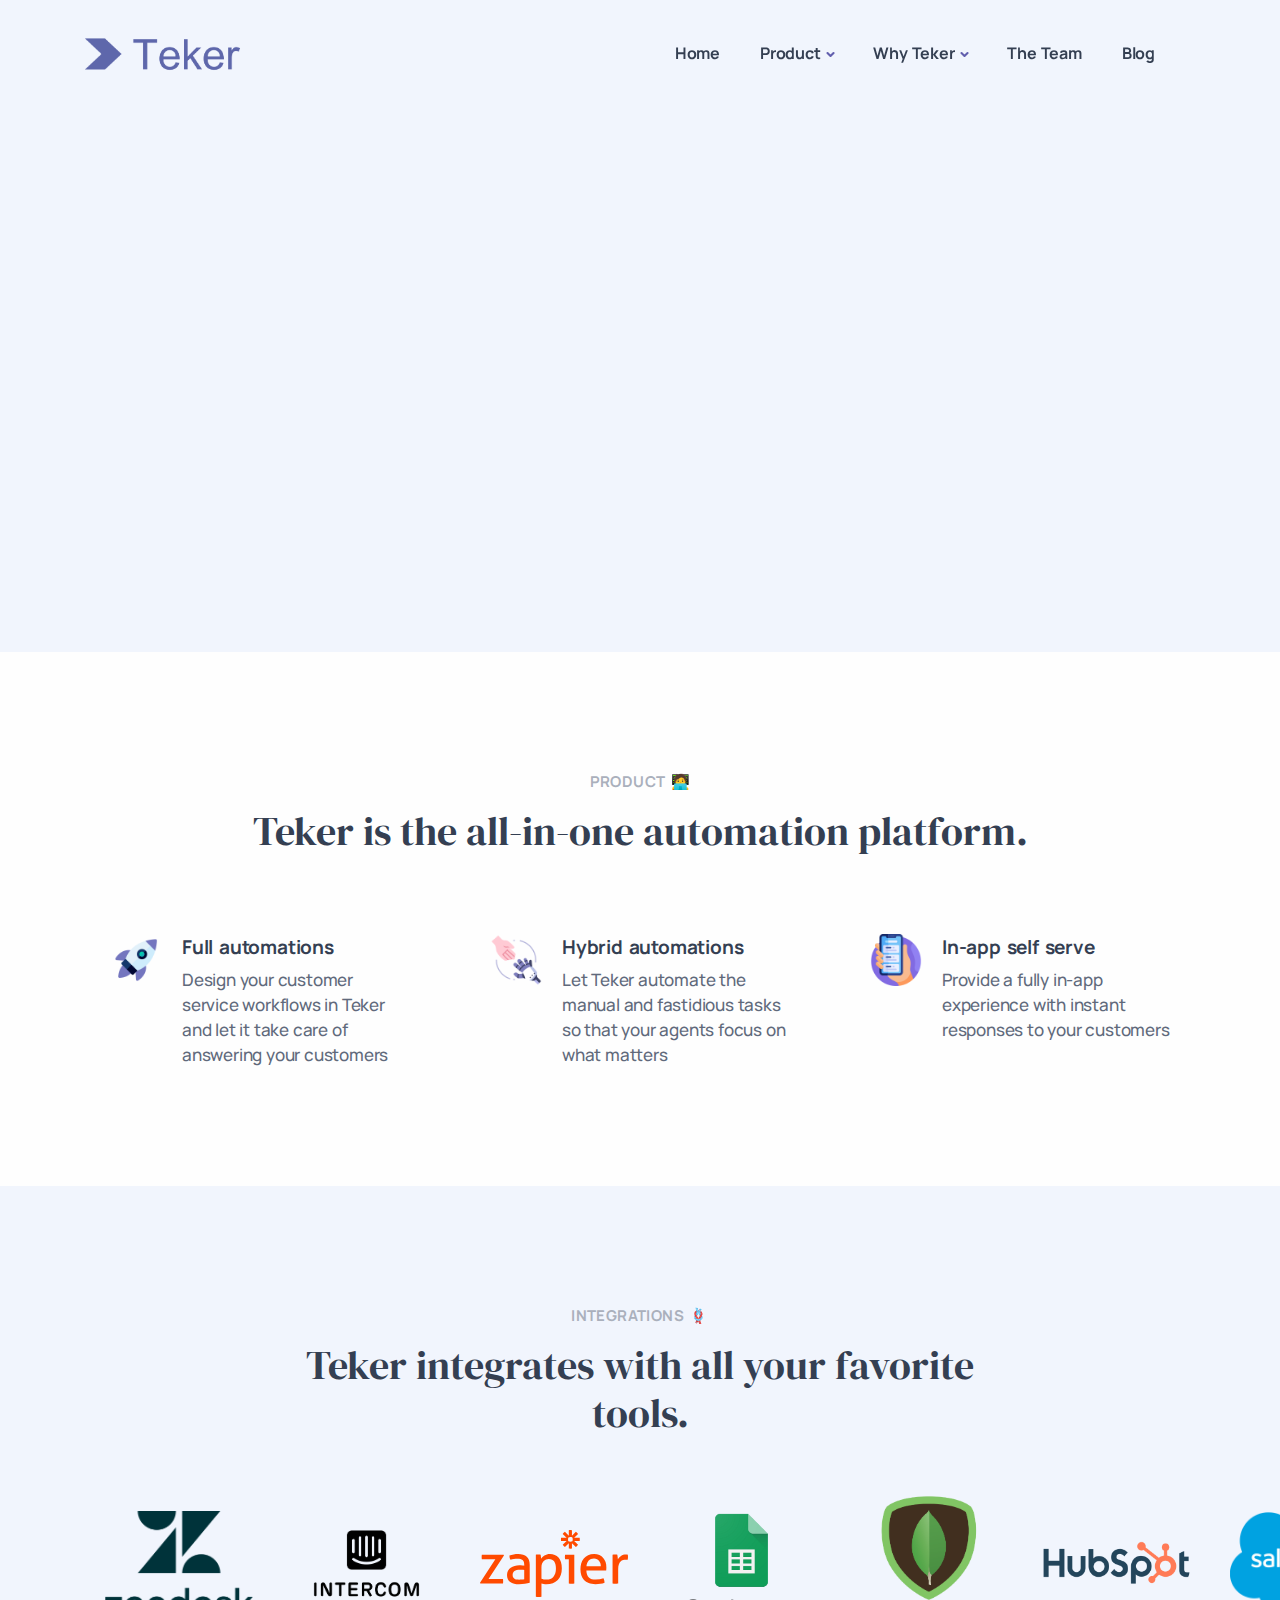
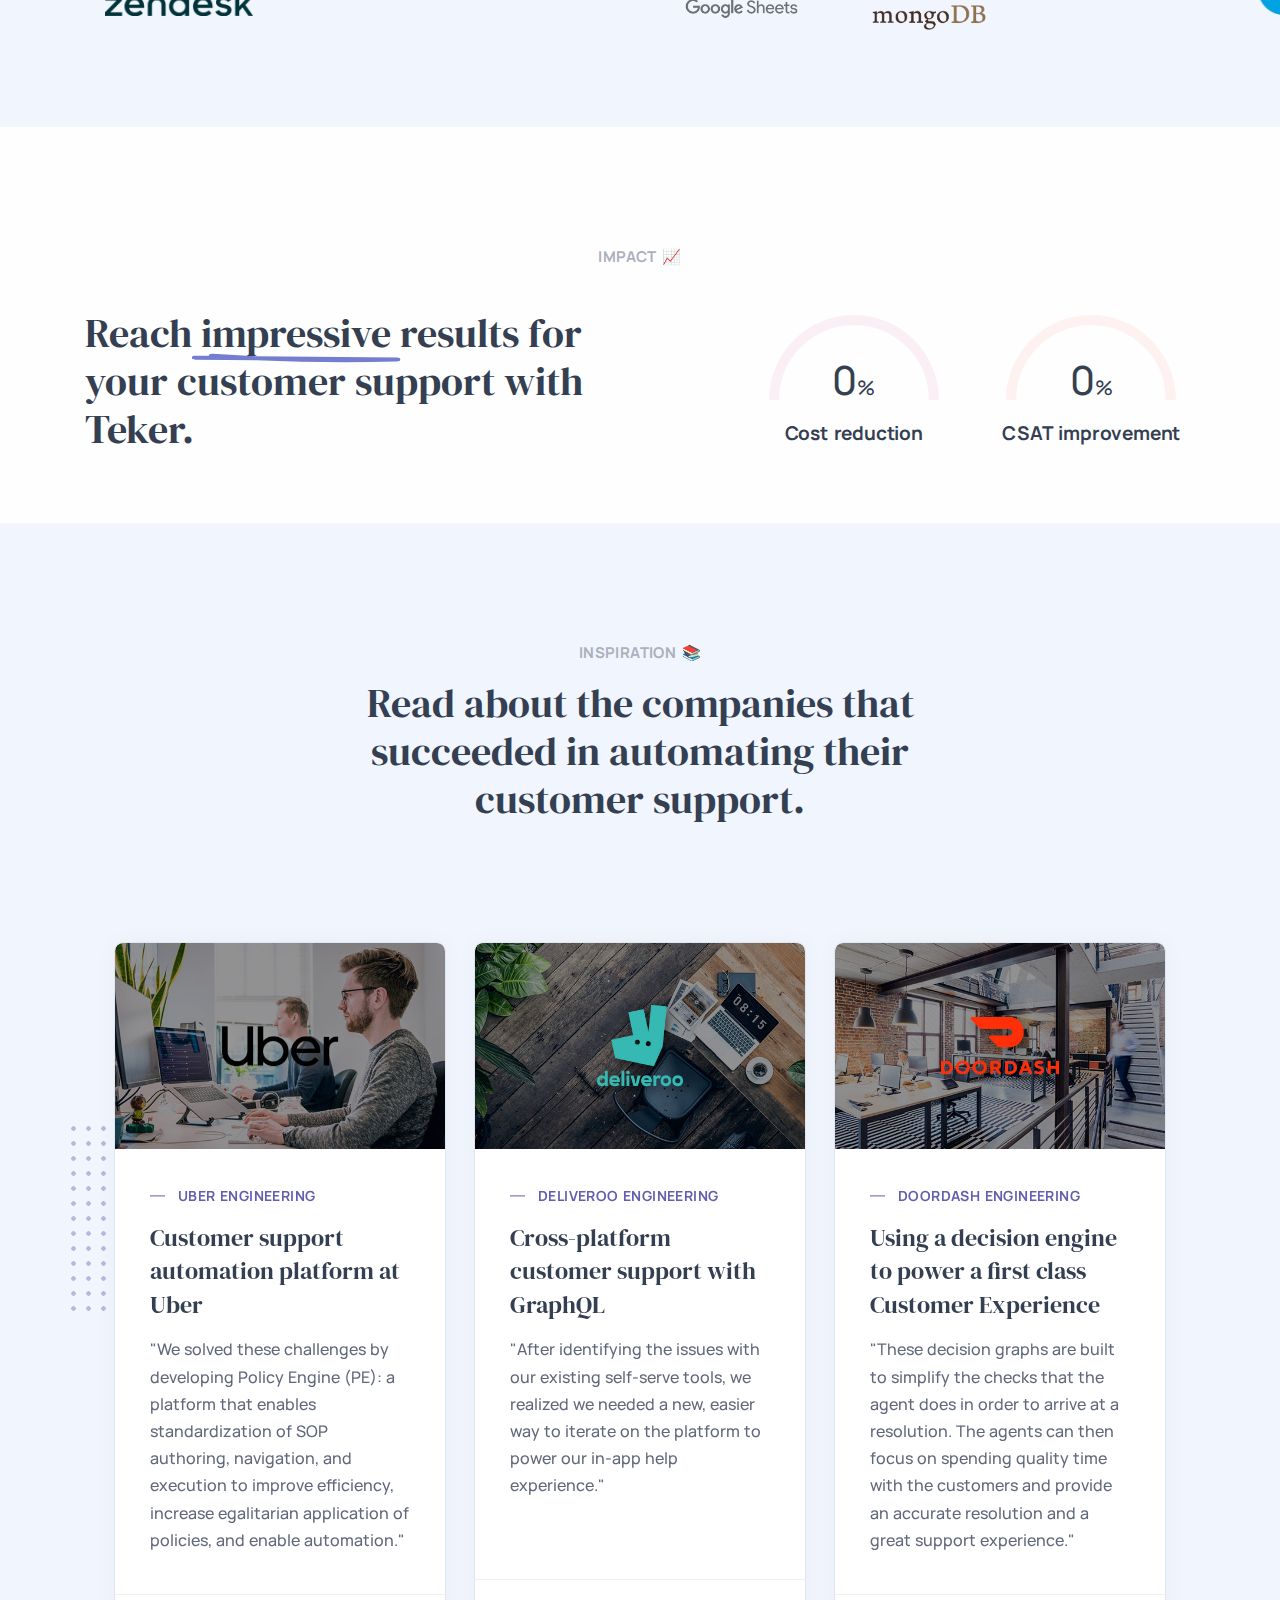
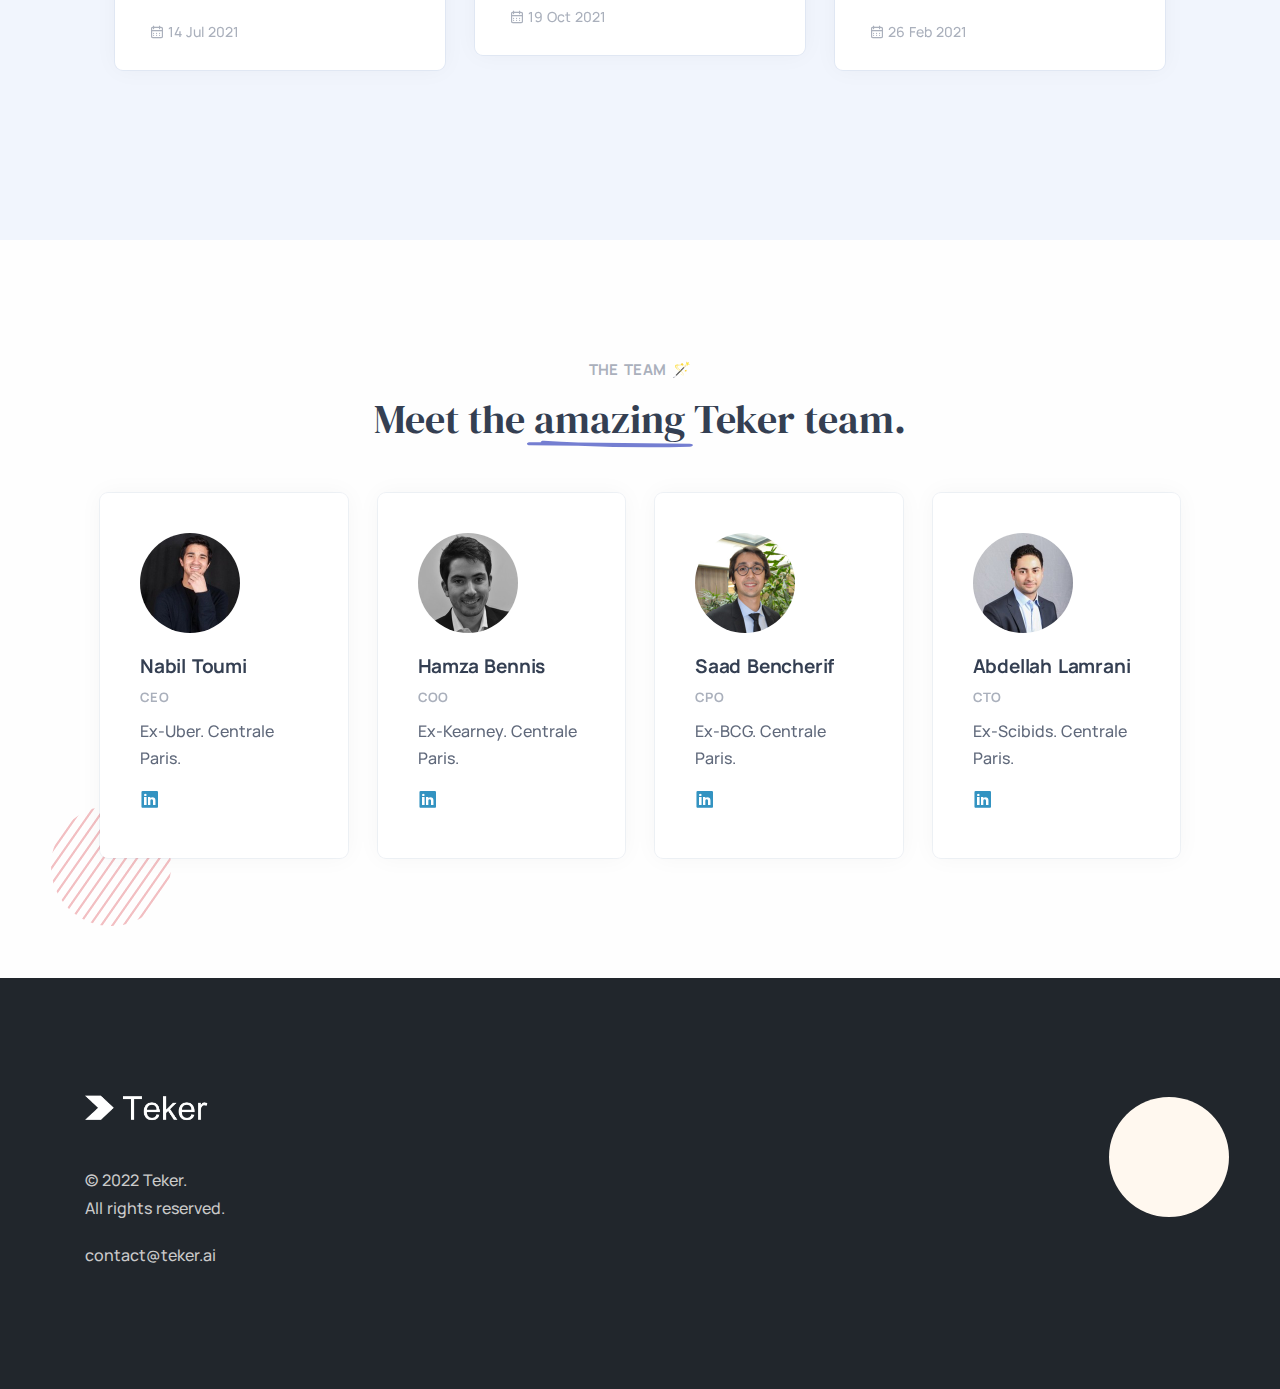
<file: index.html>
<!DOCTYPE html>
<html lang="en">

<head>
  <!-- Global site tag (gtag.js) - Google Analytics -->
  <script async src="https://www.googletagmanager.com/gtag/js?id=G-4BSSDF64ZS"></script>
  <script>
    window.dataLayer = window.dataLayer || [];
    function gtag() {
      dataLayer.push(arguments);
    }
    gtag("js", new Date());

    gtag("config", "G-4BSSDF64ZS");
  </script>

  <meta charset="utf-8" />
  <meta name="viewport" content="width=device-width, initial-scale=1.0" />
  <meta name="description" content="Launch customer service automations like magic 🪄." />
  <meta name="keywords"
    content="teker, teker ai, technology, software, saas, tech, automation, customer, service, support, experience, automation, no-code, no code, self service, in app, zendesk, intercom" />
  <meta name="author" content="elemis" />
  <title>Teker | Automations made easy</title>
  <link rel="shortcut icon" href="./assets/logos/logo_favicon.png" />
  <link rel="stylesheet" href="./assets/css/plugins.css" />
  <link rel="stylesheet" href="./assets/css/style.css" />
  <link rel="preload" href="./assets/css/fonts/dm.css" as="style" onload="this.rel='stylesheet'" />
</head>

<body id="home">
  <div class="content-wrapper">
    <header class="wrapper bg-soft-primary">
      <nav class="navbar navbar-expand-lg classic transparent navbar-light">
        <div class="container flex-lg-row flex-nowrap align-items-center">
          <div class="navbar-brand w-100">
            <a href="./index.html">
              <img class="pt-2" src="./assets/logos/logo_teker.png" width="190" alt="" />
            </a>
          </div>
          <div class="navbar-collapse offcanvas offcanvas-nav offcanvas-start">
            <div class="offcanvas-header d-lg-none">
              <h3 class="text-white fs-30 mb-0">Teker</h3>
              <button type="button" class="btn-close btn-close-white" data-bs-dismiss="offcanvas"
                aria-label="Close"></button>
            </div>
            <div class="offcanvas-body ms-lg-auto d-flex flex-column h-100">
              <ul class="navbar-nav">
                <li class="nav-item dropdown">
                  <a class="nav-link" href="#home">Home</a>
                </li>
                <li class="nav-item dropdown">
                  <a class="nav-link dropdown-toggle" data-bs-toggle="dropdown">Product</a>
                  <ul class="dropdown-menu">
                    <li class="nav-item">
                      <a class="dropdown-item" href="#our_product">Features</a>
                    </li>
                    <li class="nav-item">
                      <a class="dropdown-item" href="#integrations">Integrations</a>
                    </li>
                  </ul>
                </li>
                <li class="nav-item dropdown">
                  <a class="nav-link dropdown-toggle" href="#" data-bs-toggle="dropdown">Why Teker</a>
                  <ul class="dropdown-menu">
                    <li class="nav-item">
                      <a class="dropdown-item" href="#impact">Impact</a>
                    </li>
                    <li class="nav-item">
                      <a class="dropdown-item" href="#concept_validated">Inspiration</a>
                    </li>
                  </ul>
                </li>
                <li class="nav-item dropdown">
                  <a class="nav-link" href="#the_team">The Team</a>
                </li>
                <li class="nav-item dropdown">
                  <a class="nav-link"
                    href="./why-is-customer-support-automations-a-nightmare-for-engineers.html">Blog</a>
                </li>
              </ul>
            </div>
          </div>
          <!-- /.navbar-collapse -->
          <div class="navbar-other ms-lg-4">
            <ul class="navbar-nav flex-row align-items-center ms-auto">
              <li class="nav-item d-lg-none">
                <button class="hamburger offcanvas-nav-btn">
                  <span></span>
                </button>
              </li>
            </ul>
          </div>
        </div>
        <!-- /.container -->
      </nav>
    </header>
    <!-- /header -->
    <section class="wrapper bg-soft-primary">
      <div class="container pt-10 pb-12 pt-md-14 pb-md-17">
        <div class="row gx-lg-8 gx-xl-12 gy-10 align-items-center">
          <div class="col-md-10 offset-md-1 offset-lg-0 col-lg-8 mt-lg-n2 text-center text-lg-start order-2 order-lg-0"
            data-cues="slideInDown" data-group="page-title" data-delay="600">
            <h1 class="display-1 mb-5 mx-md-10 mx-lg-0">
              Launch customer <br />service automations <br /><span class="typer text-primary text-nowrap"
                data-delay="70" data-words="like magic 🪄., in a few clicks 🖱., in no-code 🤓."></span><span
                class="cursor text-primary" data-owner="typer"></span>
            </h1>
            <p class="lead fs-lg mb-7">
              Reduce drastically your customer service cost while providing
              the best experience for your customers.
            </p>
            <div class="d-flex justify-content-center justify-content-lg-start" data-cues="slideInDown"
              data-group="page-title-buttons" data-delay="900">
              <form id="mc-embedded-subscribe-form2" name="mc-embedded-subscribe-form" class="validate" novalidate>
                <div class="mc-field-group input-group form-floating">
                  <input type="text" name="Email" class="required email form-control" placeholder="Email Address"
                    id="mce-EMAIL2">
                  <label for=" mce-EMAIL2">Email Address</label>
                  <input type="submit" value="Join Beta" name="subscribe" id="mc-embedded-subscribe2"
                    class="btn btn-primary low-padding-size">
                </div>
              </form>
            </div>
            <br>
            <div id="beta-announce"></div>
          </div>
          <!-- /column -->
        </div>
        <!-- /.row -->
      </div>
      <!-- /.container -->
    </section>
    <!-- /section -->
    <section class="wrapper bg-light" id="our_product">
      <div class="container pt-18 pt-xl-16 pt-lg-16 pb-12">
        <div class="row">
          <div class="col-md-10 offset-md-1 col-lg-10 offset-lg-2 mx-auto text-center">
            <h2 class="fs-15 text-uppercase text-muted mb-3">Product 🧑‍💻</h2>
            <h3 class="display-4 mb-10 px-xl-10 px-xxl-15">
              Teker is the all-in-one automation platform.
            </h3>
          </div>
          <!-- /column -->
        </div>
        <!-- /.row -->
        <ul
          class="nav nav-tabs nav-tabs-bg nav-tabs-shadow-lg d-flex justify-content-between nav-justified flex-lg-row flex-column">
          <li class="nav-item">
            <a class="nav-link d-flex flex-row" data-bs-toggle="tab">
              <div>
                <img src="./assets/img/icons/lineal/rocket.png" class="svg-inject icon-svg icon-svg-md text-yellow me-4"
                  alt="" />
              </div>
              <div>
                <h4 class="mb-1">Full automations</h4>
                <p>
                  Design your customer service workflows in Teker and let it
                  take care of answering your customers
                </p>
              </div>
            </a>
          </li>
          <li class="nav-item">
            <a class="nav-link d-flex flex-row" data-bs-toggle="tab">
              <div>
                <img src="./assets/img/icons/lineal/shaking_hands.png"
                  class="svg-inject icon-svg icon-svg-md text-green me-4" alt="" />
              </div>
              <div>
                <h4 class="mb-1">Hybrid automations</h4>
                <p>
                  Let Teker automate the manual and fastidious tasks so that
                  your agents focus on what matters
                </p>
              </div>
            </a>
          </li>
          <li class="nav-item">
            <a class="nav-link d-flex flex-row" data-bs-toggle="tab">
              <div>
                <img src="./assets/img/icons/lineal/app.png" class="svg-inject icon-svg icon-svg-md text-red me-4"
                  alt="" />
              </div>
              <div>
                <h4 class="mb-1">In-app self serve</h4>
                <p>
                  Provide a fully in-app experience with instant responses to
                  your customers
                </p>
              </div>
            </a>
          </li>
        </ul>
      </div>
      <!-- /.container -->
    </section>
    <!-- /section -->
    <section class="wrapper bg-soft-primary block-scroller" id="integrations">
      <div class="container pt-18 pt-xl-16 pt-lg-16 pb-12">
        <div class="col-md-10 offset-md-1 col-lg-8 offset-lg-2 mx-auto text-center">
          <h2 class="fs-15 text-uppercase text-muted mb-3">
            Integrations 🪢
          </h2>
          <h3 class="display-4 mb-4 pe-xxl-5">
            Teker integrates with all your favorite tools.
          </h3>
        </div>
        <div class="slide">
          <div class="slide-track">
            <div class="col logo-integration">
              <figure class="p-4">
                <img src="./assets/img/brands/zendesk.png" alt="" />
              </figure>
            </div>
            <!--/column -->
            <div class="col logo-integration">
              <figure class="p-4">
                <img src="./assets/img/brands/intercom.png" alt="" />
              </figure>
            </div>
            <!--/column -->
            <div class="col logo-integration">
              <figure class="p-4">
                <img src="./assets/img/brands/zapier.svg" alt="" />
              </figure>
            </div>
            <!--/column -->
            <div class="col logo-integration">
              <figure class="p-4">
                <img src="./assets/img/brands/google_sheets.png" alt="" />
              </figure>
            </div>
            <!--/column -->
            <div class="col logo-integration">
              <figure class="p-4">
                <img src="./assets/img/brands/mongodb.png" alt="" />
              </figure>
            </div>
            <!--/column -->
            <div class="col logo-integration">
              <figure class="p-4">
                <img src="./assets/img/brands/hubspot.png" alt="" />
              </figure>
            </div>
            <!--/column -->
            <div class="col logo-integration">
              <figure class="p-4">
                <img src="./assets/img/brands/salesforce.png" alt="" />
              </figure>
            </div>
            <!--/column -->
            <div class="col logo-integration">
              <figure class="p-4">
                <img src="./assets/img/brands/api.png" alt="" />
              </figure>
            </div>
            <!--/column -->
            <div class="col logo-integration">
              <figure class="p-4">
                <img src="./assets/img/brands/zendesk.png" alt="" />
              </figure>
            </div>
            <!--/column -->
            <div class="col logo-integration">
              <figure class="p-4">
                <img src="./assets/img/brands/intercom.png" alt="" />
              </figure>
            </div>
            <!--/column -->
            <div class="col logo-integration">
              <figure class="p-4">
                <img src="./assets/img/brands/zapier.svg" alt="" />
              </figure>
            </div>
            <!--/column -->
            <div class="col logo-integration">
              <figure class="p-4">
                <img src="./assets/img/brands/google_sheets.png" alt="" />
              </figure>
            </div>
            <!--/column -->
            <div class="col logo-integration">
              <figure class="p-4">
                <img src="./assets/img/brands/mongodb.png" alt="" />
              </figure>
            </div>
            <!--/column -->
            <div class="col logo-integration">
              <figure class="p-4">
                <img src="./assets/img/brands/hubspot.png" alt="" />
              </figure>
            </div>
            <!--/column -->
            <div class="col logo-integration">
              <figure class="p-4">
                <img src="./assets/img/brands/salesforce.png" alt="" />
              </figure>
            </div>
            <!--/column -->
            <div class="col logo-integration">
              <figure class="p-4">
                <img src="./assets/img/brands/api.png" alt="" />
              </figure>
            </div>
            <!--/column -->
          </div>
        </div>
      </div>
      <!-- /.container -->
    </section>
    <section class="wrapper bg-light" id="impact">
      <div class="container pt-18 pt-xl-16 pt-lg-16 pb-12">
        <div class="col-md-10 offset-md-1 col-lg-8 offset-lg-2 mx-auto text-center">
          <h2 class="fs-15 text-uppercase text-muted mb-3">Impact 📈</h2>
        </div>
        <br />
        <div class="row align-items-center gy-8">
          <div class="col-lg-7 text-center text-lg-start">
            <h3 class="display-4 mb-0 pe-xl-10 pe-xxl-15">
              Reach
              <span class="underline-3 style-2 purple">impressive</span>
              results for your customer support with Teker.
            </h3>
          </div>
          <!-- /column -->
          <div class="col-lg-5">
            <div class="row gy-6 text-center">
              <div class="col-md-6">
                <div class="progressbar semi-circle fuchsia" data-value="70"></div>
                <h4 class="mb-0">Cost reduction</h4>
              </div>
              <!-- /column -->
              <div class="col-md-6">
                <div class="progressbar semi-circle orange" data-value="+30"></div>
                <h4 class="mb-0">CSAT improvement</h4>
              </div>
              <!-- /column -->
            </div>
            <!-- /.row -->
          </div>
          <!-- /column -->
        </div>
        <!-- /.row -->
      </div>
      <!-- /.container -->
    </section>
    <!-- /section -->
    <section class="wrapper bg-soft-primary" id="concept_validated">
      <div class="container pt-18 pt-xl-16 pt-lg-16 pb-12">
        <div class="row">
          <div class="col-md-10 offset-md-1 col-lg-8 offset-lg-2 mx-auto text-center">
            <h2 class="fs-15 text-uppercase text-muted mb-3">
              Inspiration 📚
            </h2>
            <h3 class="display-4 mb-10 px-xl-10 px-xxl-15">
              Read about the companies that succeeded in automating their
              customer support.
            </h3>
          </div>
        </div>
        <!-- /.row -->
        <div class="container py-14 py-md-10">
          <!-- /.row -->
          <div class="position-relative">
            <div class="shape bg-dot primary rellax w-17 h-20" data-rellax-speed="1" style="top: 0; left: -1.7rem">
            </div>
            <div class="swiper-container dots-closer blog grid-view mb-6" data-margin="0" data-dots="true"
              data-items-xl="3" data-items-md="2" data-items-xs="1">
              <div class="swiper">
                <div class="swiper-wrapper">
                  <div class="swiper-slide">
                    <div class="item-inner">
                      <article>
                        <div class="card">
                          <figure class="card-img-top overlay overlay-1 hover-scale">
                            <a href="https://eng.uber.com/customer-automation-platform/" target="_blank">
                              <img src="./assets/img/photos/b4.jpg" alt="" /></a>
                            <figcaption>
                              <h5 class="from-top mb-0">Read More</h5>
                            </figcaption>
                          </figure>
                          <div class="card-body card-body-article">
                            <div class="post-header">
                              <div class="post-category text-line">
                                <a href="https://eng.uber.com/customer-automation-platform/" target="_blank"
                                  class="hover" rel="category">Uber Engineering</a>
                              </div>
                              <!-- /.post-category -->
                              <h2 class="post-title h3 mt-1 mb-3">
                                <a class="link-dark" href="https://eng.uber.com/customer-automation-platform/"
                                  target="_blank">Customer support automation platform at
                                  Uber</a>
                              </h2>
                            </div>
                            <!-- /.post-header -->
                            <div class="post-content">
                              <p>
                                "We solved these challenges by developing
                                Policy Engine (PE): a platform that enables
                                standardization of SOP authoring, navigation,
                                and execution to improve efficiency, increase
                                egalitarian application of policies, and
                                enable automation."
                              </p>
                            </div>
                            <!-- /.post-content -->
                          </div>
                          <!--/.card-body -->
                          <div class="card-footer">
                            <ul class="post-meta d-flex mb-0">
                              <li class="post-date">
                                <i class="uil uil-calendar-alt"></i><span>14 Jul 2021</span>
                              </li>
                            </ul>
                            <!-- /.post-meta -->
                          </div>
                          <!-- /.card-footer -->
                        </div>
                        <!-- /.card -->
                      </article>
                      <!-- /article -->
                    </div>
                    <!-- /.item-inner -->
                  </div>
                  <!--/.swiper-slide -->
                  <div class="swiper-slide">
                    <div class="item-inner">
                      <article>
                        <div class="card">
                          <figure class="card-img-top overlay overlay-1 hover-scale">
                            <a href="https://deliveroo.engineering/2021/10/19/cross-platform-customer-support.html"
                              target="_blank">
                              <img src="./assets/img/photos/b6.jpg" alt="" /></a>
                            <figcaption>
                              <h5 class="from-top mb-0">Read More</h5>
                            </figcaption>
                          </figure>
                          <div class="card-body card-body-article">
                            <div class="post-header">
                              <div class="post-category text-line">
                                <a href="https://deliveroo.engineering/2021/10/19/cross-platform-customer-support.html"
                                  target="_blank" class="hover" rel="category">Deliveroo Engineering</a>
                              </div>
                              <!-- /.post-category -->
                              <h2 class="post-title h3 mt-1 mb-3">
                                <a class="link-dark"
                                  href="https://deliveroo.engineering/2021/10/19/cross-platform-customer-support.html"
                                  target="_blank">Cross-platform customer support with
                                  GraphQL</a>
                              </h2>
                            </div>
                            <!-- /.post-header -->
                            <div class="post-content">
                              <p>
                                "After identifying the issues with our
                                existing self-serve tools, we realized we
                                needed a new, easier way to iterate on the
                                platform to power our in-app help experience."
                              </p>
                            </div>
                            <!-- /.post-content -->
                          </div>
                          <!--/.card-body -->
                          <div class="card-footer">
                            <ul class="post-meta d-flex mb-0">
                              <li class="post-date">
                                <i class="uil uil-calendar-alt"></i><span>19 Oct 2021</span>
                              </li>
                            </ul>
                            <!-- /.post-meta -->
                          </div>
                          <!-- /.card-footer -->
                        </div>
                        <!-- /.card -->
                      </article>
                      <!-- /article -->
                    </div>
                    <!-- /.item-inner -->
                  </div>
                  <!--/.swiper-slide -->
                  <div class="swiper-slide">
                    <div class="item-inner">
                      <article>
                        <div class="card">
                          <figure class="card-img-top overlay overlay-1 hover-scale">
                            <a href="https://doordash.engineering/2021/02/26/customer-obsession-decision-platform/"
                              target="_blank">
                              <img src="./assets/img/photos/b5.jpg" alt="" /></a>
                            <figcaption>
                              <h5 class="from-top mb-0">Read More</h5>
                            </figcaption>
                          </figure>
                          <div class="card-body card-body-article">
                            <div class="post-header">
                              <div class="post-category text-line">
                                <a href="https://doordash.engineering/2021/02/26/customer-obsession-decision-platform/"
                                  target="_blank" class="hover" rel="category">Doordash Engineering</a>
                              </div>
                              <!-- /.post-category -->
                              <h2 class="post-title h3 mt-1 mb-3">
                                <a class="link-dark"
                                  href="https://doordash.engineering/2021/02/26/customer-obsession-decision-platform/"
                                  target="_blank">Using a decision engine to power a first
                                  class Customer Experience</a>
                              </h2>
                            </div>
                            <!-- /.post-header -->
                            <div class="post-content">
                              <p>
                                "These decision graphs are built to simplify
                                the checks that the agent does in order to
                                arrive at a resolution. The agents can then
                                focus on spending quality time with the
                                customers and provide an accurate resolution
                                and a great support experience."
                              </p>
                            </div>
                            <!-- /.post-content -->
                          </div>
                          <!--/.card-body -->
                          <div class="card-footer">
                            <ul class="post-meta d-flex mb-0">
                              <li class="post-date">
                                <i class="uil uil-calendar-alt"></i><span>26 Feb 2021</span>
                              </li>
                            </ul>
                            <!-- /.post-meta -->
                          </div>
                          <!-- /.card-footer -->
                        </div>
                        <!-- /.card -->
                      </article>
                      <!-- /article -->
                    </div>
                    <!-- /.item-inner -->
                  </div>
                  <!--/.swiper-slide -->
                </div>
                <!--/.swiper-wrapper -->
              </div>
              <!-- /.swiper -->
            </div>
            <!-- /.swiper-container -->
          </div>
          <!-- /.position-relative -->
        </div>
        <!-- /.container -->
      </div>
      <!-- /.container -->
    </section>
    <!-- /section -->
    <section class="wrapper bg-light" id="the_team">
      <div class="container pt-18 pt-xl-16 pt-lg-16 pb-12">
        <div class="row mb-3">
          <div class="col-md-10 offset-md-1 col-lg-8 offset-lg-2 mx-auto text-center">
            <h2 class="fs-15 text-uppercase text-muted mb-3">The Team 🪄</h2>
          </div>
          <div class="col-md-10 col-xl-9 col-xxl-7 mx-auto text-center">
            <h2 class="display-4 mb-3 px-lg-14">
              Meet the
              <span class="underline-3 style-2 purple">amazing</span> Teker
              team.
            </h2>
          </div>
          <!--/column -->
        </div>
        <!--/.row -->
        <div class="position-relative">
          <div class="shape rounded-circle bg-soft-yellow rellax w-16 h-16" data-rellax-speed="1"
            style="bottom: 0.5rem; right: -1.7rem"></div>
          <div class="shape rounded-circle bg-line red rellax w-16 h-16" data-rellax-speed="1"
            style="top: 0.5rem; left: -1.7rem"></div>
          <div class="swiper-container dots-closer mb-6" data-margin="0" data-dots="true" data-items-xxl="4"
            data-items-lg="4" data-items-md="2" data-items-xs="1">
            <div class="swiper">
              <div class="swiper-wrapper">
                <div class="swiper-slide">
                  <div class="item-inner">
                    <div class="card">
                      <div class="card-body">
                        <img class="rounded-circle w-15 mb-4" src="./assets/img/photos/nabil.jpeg" alt="" />
                        <h4 class="mb-1">Nabil Toumi</h4>
                        <div class="meta mb-2">CEO</div>
                        <p class="mb-2">Ex-Uber. Centrale Paris.</p>
                        <nav class="nav social mb-0">
                          <a href="https://www.linkedin.com/in/nabil-toumi-b58b0084/"><i
                              class="uil uil-linkedin"></i></a>
                        </nav>
                        <!-- /.social -->
                      </div>
                      <!--/.card-body -->
                    </div>
                    <!-- /.card -->
                  </div>
                  <!-- /.item-inner -->
                </div>
                <!--/.swiper-slide -->
                <div class="swiper-slide">
                  <div class="item-inner">
                    <div class="card">
                      <div class="card-body">
                        <img class="rounded-circle w-15 mb-4" src="./assets/img/photos/hamza.jpeg" alt="" />
                        <h4 class="mb-1">Hamza Bennis</h4>
                        <div class="meta mb-2">COO</div>
                        <p class="mb-2">Ex-Kearney. Centrale Paris.</p>
                        <nav class="nav social mb-0">
                          <a href="https://www.linkedin.com/in/hamza-bennis-143635a6/"><i
                              class="uil uil-linkedin"></i></a>
                        </nav>
                        <!-- /.social -->
                      </div>
                      <!--/.card-body -->
                    </div>
                    <!-- /.card -->
                  </div>
                  <!-- /.item-inner -->
                </div>
                <!--/.swiper-slide -->
                <div class="swiper-slide">
                  <div class="item-inner">
                    <div class="card">
                      <div class="card-body">
                        <img class="rounded-circle w-15 mb-4" src="./assets/img/photos/saad.jpeg" alt="" />
                        <h4 class="mb-1">Saad Bencherif</h4>
                        <div class="meta mb-2">CPO</div>
                        <p class="mb-2">Ex-BCG. Centrale Paris.</p>
                        <nav class="nav social mb-0">
                          <a href="https://www.linkedin.com/in/bencherifs/"><i class="uil uil-linkedin"></i></a>
                        </nav>
                        <!-- /.social -->
                      </div>
                      <!--/.card-body -->
                    </div>
                    <!-- /.card -->
                  </div>
                  <!-- /.item-inner -->
                </div>
                <!--/.swiper-slide -->
                <div class="swiper-slide">
                  <div class="item-inner">
                    <div class="card">
                      <div class="card-body">
                        <img class="rounded-circle w-15 mb-4" src="./assets/img/photos/abdellah.jpeg" alt="" />
                        <h4 class="mb-1">Abdellah Lamrani</h4>
                        <div class="meta mb-2">CTO</div>
                        <p class="mb-2">Ex-Scibids. Centrale Paris.</p>
                        <nav class="nav social mb-0">
                          <a href="https://www.linkedin.com/in/abdellah-lamrani-alaoui-6288a4a6/"><i
                              class="uil uil-linkedin"></i></a>
                        </nav>
                        <!-- /.social -->
                      </div>
                      <!--/.card-body -->
                    </div>
                    <!-- /.card -->
                  </div>
                  <!-- /.item-inner -->
                </div>
                <!--/.swiper-slide -->
              </div>
              <!--/.swiper-wrapper -->
            </div>
            <!-- /.swiper -->
          </div>
          <!-- /.swiper-container -->
        </div>
        <!-- /.position-relative -->
      </div>
      <!-- /.container -->
    </section>
    <footer class="bg-dark text-inverse">
      <div class="container py-13 py-md-15">
        <div class="row gy-6 gy-lg-0">
          <div class="col-md-4 col-lg-3">
            <div class="widget">
              <img class="mb-4" src="./assets/logos/white_logo_teker.png" width="150" alt="" />
              <p class="mb-4">
                © 2022 Teker. <br class="d-none d-lg-block" />All rights
                reserved.
              </p>
              <p class="mb-4">
                <a href="mailto:contact@teker.ai">contact@teker.ai</a>
              </p>
              <!-- /.social -->
            </div>
            <!-- /.widget -->
          </div>
          <!-- /column -->
        </div>
        <!--/.row -->
      </div>
      <!-- /.container -->
    </footer>
    <div class="progress-wrap">
      <svg class="progress-circle svg-content" width="100%" height="100%" viewBox="-1 -1 102 102">
        <path d="M50,1 a49,49 0 0,1 0,98 a49,49 0 0,1 0,-98" />
      </svg>
    </div>
    <script src="./assets/js/plugins.js"></script>
    <script src="./assets/js/theme.js"></script>
  </div>
</body>
<script>
  const form = document.querySelector("#mc-embedded-subscribe-form2")
  const submitButton = document.querySelector("#mc-embedded-subscribe2")
  const scriptURL = 'https://script.google.com/macros/s/AKfycbwJc00-7EJ2S9mW7UvuDZDxEk8zsavfX2XiSLnR3K26Ij_faOV7jNl4fyj4NOWjLUWI/exec'
  form.addEventListener('submit', e => {
    submitButton.disabled = true
    e.preventDefault()
    let requestBody = new FormData(form)
    fetch(scriptURL, { method: 'POST', body: requestBody })
      .then(response => {
        var div = document.getElementById('beta-announce');
        div.innerHTML = 'Congrats! You will be part of the Teker Beta 🚀🚀🚀';
        submitButton.disabled = false
      })
  })
</script>

</html>
</file>
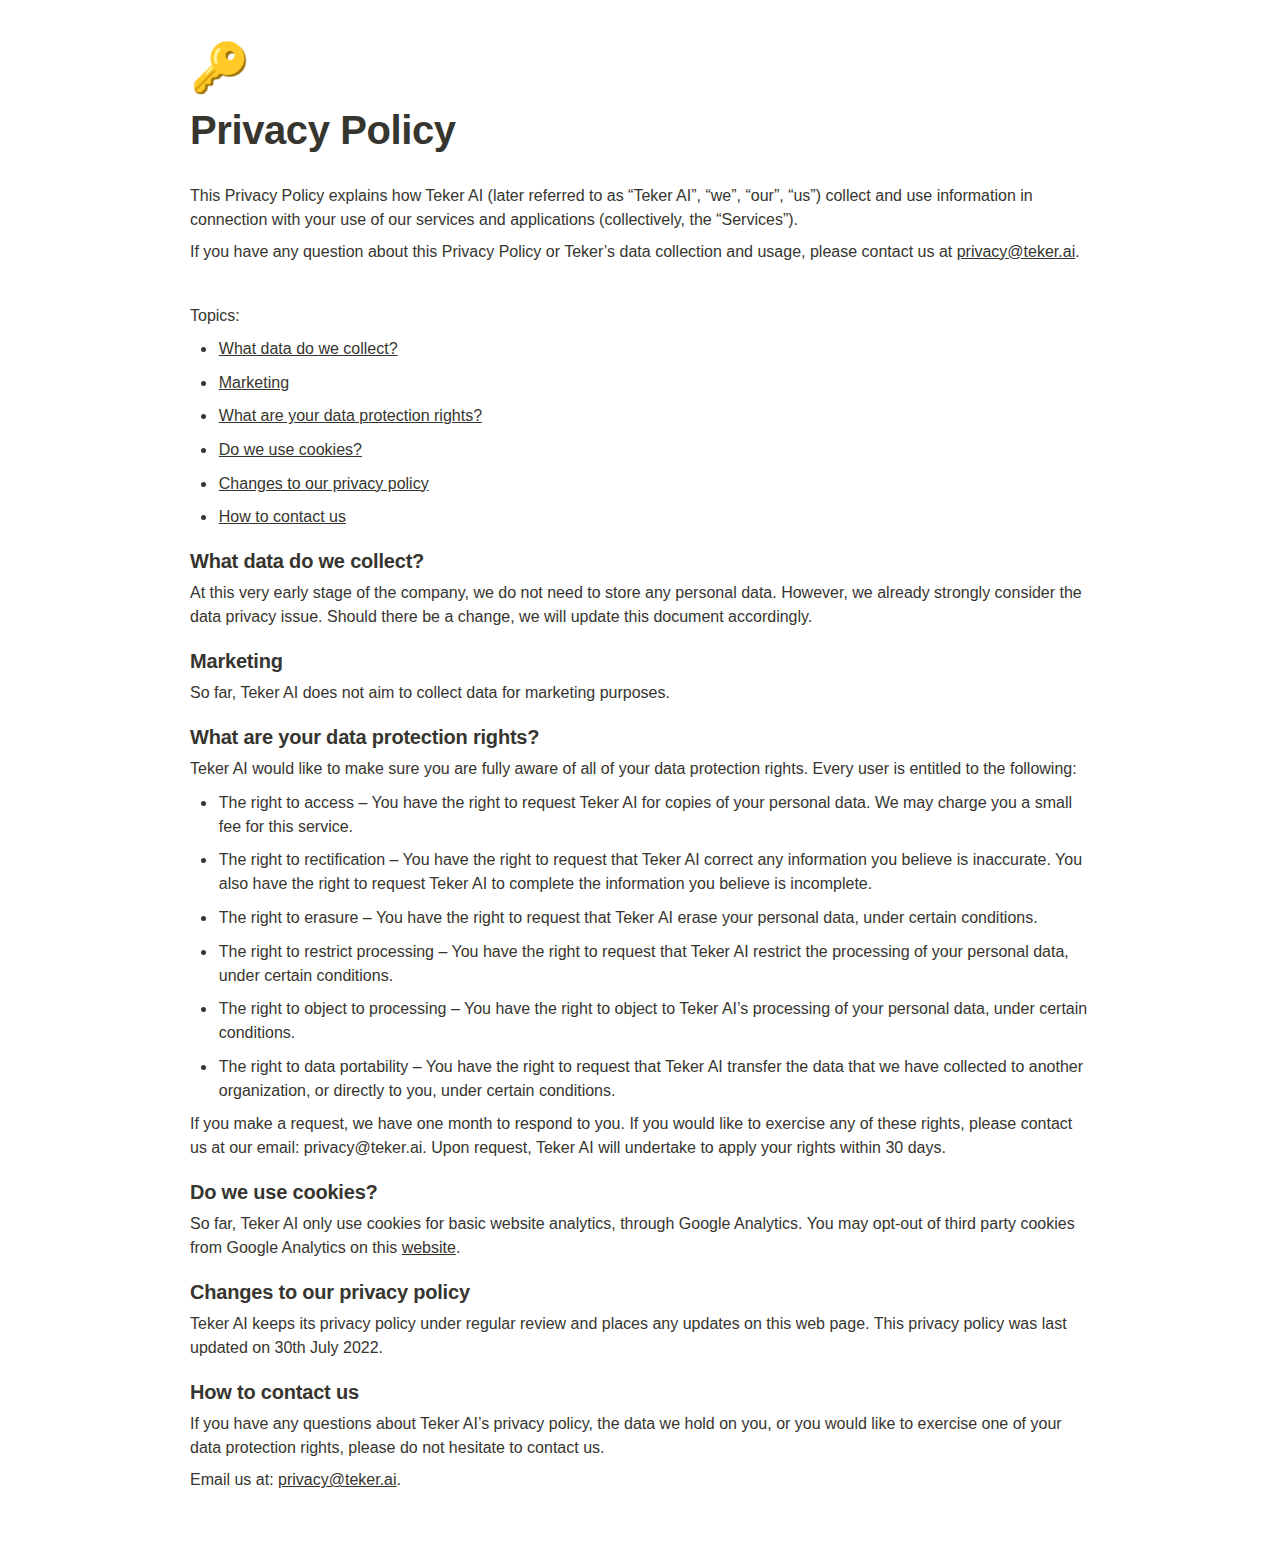
<file: privacy-policy/index.html>
<html><head><meta http-equiv="Content-Type" content="text/html; charset=utf-8"/><title>Privacy Policy</title><style>
/* cspell:disable-file */
/* webkit printing magic: print all background colors */
html {
	-webkit-print-color-adjust: exact;
}
* {
	box-sizing: border-box;
	-webkit-print-color-adjust: exact;
}

html,
body {
	margin: 0;
	padding: 0;
}
@media only screen {
	body {
		margin: 2em auto;
		max-width: 900px;
		color: rgb(55, 53, 47);
	}
}

body {
	line-height: 1.5;
	white-space: pre-wrap;
}

a,
a.visited {
	color: inherit;
	text-decoration: underline;
}

.pdf-relative-link-path {
	font-size: 80%;
	color: #444;
}

h1,
h2,
h3 {
	letter-spacing: -0.01em;
	line-height: 1.2;
	font-weight: 600;
	margin-bottom: 0;
}

.page-title {
	font-size: 2.5rem;
	font-weight: 700;
	margin-top: 0;
	margin-bottom: 0.75em;
}

h1 {
	font-size: 1.875rem;
	margin-top: 1.875rem;
}

h2 {
	font-size: 1.5rem;
	margin-top: 1.5rem;
}

h3 {
	font-size: 1.25rem;
	margin-top: 1.25rem;
}

.source {
	border: 1px solid #ddd;
	border-radius: 3px;
	padding: 1.5em;
	word-break: break-all;
}

.callout {
	border-radius: 3px;
	padding: 1rem;
}

figure {
	margin: 1.25em 0;
	page-break-inside: avoid;
}

figcaption {
	opacity: 0.5;
	font-size: 85%;
	margin-top: 0.5em;
}

mark {
	background-color: transparent;
}

.indented {
	padding-left: 1.5em;
}

hr {
	background: transparent;
	display: block;
	width: 100%;
	height: 1px;
	visibility: visible;
	border: none;
	border-bottom: 1px solid rgba(55, 53, 47, 0.09);
}

img {
	max-width: 100%;
}

@media only print {
	img {
		max-height: 100vh;
		object-fit: contain;
	}
}

@page {
	margin: 1in;
}

.collection-content {
	font-size: 0.875rem;
}

.column-list {
	display: flex;
	justify-content: space-between;
}

.column {
	padding: 0 1em;
}

.column:first-child {
	padding-left: 0;
}

.column:last-child {
	padding-right: 0;
}

.table_of_contents-item {
	display: block;
	font-size: 0.875rem;
	line-height: 1.3;
	padding: 0.125rem;
}

.table_of_contents-indent-1 {
	margin-left: 1.5rem;
}

.table_of_contents-indent-2 {
	margin-left: 3rem;
}

.table_of_contents-indent-3 {
	margin-left: 4.5rem;
}

.table_of_contents-link {
	text-decoration: none;
	opacity: 0.7;
	border-bottom: 1px solid rgba(55, 53, 47, 0.18);
}

table,
th,
td {
	border: 1px solid rgba(55, 53, 47, 0.09);
	border-collapse: collapse;
}

table {
	border-left: none;
	border-right: none;
}

th,
td {
	font-weight: normal;
	padding: 0.25em 0.5em;
	line-height: 1.5;
	min-height: 1.5em;
	text-align: left;
}

th {
	color: rgba(55, 53, 47, 0.6);
}

ol,
ul {
	margin: 0;
	margin-block-start: 0.6em;
	margin-block-end: 0.6em;
}

li > ol:first-child,
li > ul:first-child {
	margin-block-start: 0.6em;
}

ul > li {
	list-style: disc;
}

ul.to-do-list {
	text-indent: -1.7em;
}

ul.to-do-list > li {
	list-style: none;
}

.to-do-children-checked {
	text-decoration: line-through;
	opacity: 0.375;
}

ul.toggle > li {
	list-style: none;
}

ul {
	padding-inline-start: 1.7em;
}

ul > li {
	padding-left: 0.1em;
}

ol {
	padding-inline-start: 1.6em;
}

ol > li {
	padding-left: 0.2em;
}

.mono ol {
	padding-inline-start: 2em;
}

.mono ol > li {
	text-indent: -0.4em;
}

.toggle {
	padding-inline-start: 0em;
	list-style-type: none;
}

/* Indent toggle children */
.toggle > li > details {
	padding-left: 1.7em;
}

.toggle > li > details > summary {
	margin-left: -1.1em;
}

.selected-value {
	display: inline-block;
	padding: 0 0.5em;
	background: rgba(206, 205, 202, 0.5);
	border-radius: 3px;
	margin-right: 0.5em;
	margin-top: 0.3em;
	margin-bottom: 0.3em;
	white-space: nowrap;
}

.collection-title {
	display: inline-block;
	margin-right: 1em;
}

.simple-table {
	margin-top: 1em;
	font-size: 0.875rem;
	empty-cells: show;
}
.simple-table td {
	height: 29px;
	min-width: 120px;
}

.simple-table th {
	height: 29px;
	min-width: 120px;
}

.simple-table-header-color {
	background: rgb(247, 246, 243);
	color: black;
}
.simple-table-header {
	font-weight: 500;
}

time {
	opacity: 0.5;
}

.icon {
	display: inline-block;
	max-width: 1.2em;
	max-height: 1.2em;
	text-decoration: none;
	vertical-align: text-bottom;
	margin-right: 0.5em;
}

img.icon {
	border-radius: 3px;
}

.user-icon {
	width: 1.5em;
	height: 1.5em;
	border-radius: 100%;
	margin-right: 0.5rem;
}

.user-icon-inner {
	font-size: 0.8em;
}

.text-icon {
	border: 1px solid #000;
	text-align: center;
}

.page-cover-image {
	display: block;
	object-fit: cover;
	width: 100%;
	max-height: 30vh;
}

.page-header-icon {
	font-size: 3rem;
	margin-bottom: 1rem;
}

.page-header-icon-with-cover {
	margin-top: -0.72em;
	margin-left: 0.07em;
}

.page-header-icon img {
	border-radius: 3px;
}

.link-to-page {
	margin: 1em 0;
	padding: 0;
	border: none;
	font-weight: 500;
}

p > .user {
	opacity: 0.5;
}

td > .user,
td > time {
	white-space: nowrap;
}

input[type="checkbox"] {
	transform: scale(1.5);
	margin-right: 0.6em;
	vertical-align: middle;
}

p {
	margin-top: 0.5em;
	margin-bottom: 0.5em;
}

.image {
	border: none;
	margin: 1.5em 0;
	padding: 0;
	border-radius: 0;
	text-align: center;
}

.code,
code {
	background: rgba(135, 131, 120, 0.15);
	border-radius: 3px;
	padding: 0.2em 0.4em;
	border-radius: 3px;
	font-size: 85%;
	tab-size: 2;
}

code {
	color: #eb5757;
}

.code {
	padding: 1.5em 1em;
}

.code-wrap {
	white-space: pre-wrap;
	word-break: break-all;
}

.code > code {
	background: none;
	padding: 0;
	font-size: 100%;
	color: inherit;
}

blockquote {
	font-size: 1.25em;
	margin: 1em 0;
	padding-left: 1em;
	border-left: 3px solid rgb(55, 53, 47);
}

.bookmark {
	text-decoration: none;
	max-height: 8em;
	padding: 0;
	display: flex;
	width: 100%;
	align-items: stretch;
}

.bookmark-title {
	font-size: 0.85em;
	overflow: hidden;
	text-overflow: ellipsis;
	height: 1.75em;
	white-space: nowrap;
}

.bookmark-text {
	display: flex;
	flex-direction: column;
}

.bookmark-info {
	flex: 4 1 180px;
	padding: 12px 14px 14px;
	display: flex;
	flex-direction: column;
	justify-content: space-between;
}

.bookmark-image {
	width: 33%;
	flex: 1 1 180px;
	display: block;
	position: relative;
	object-fit: cover;
	border-radius: 1px;
}

.bookmark-description {
	color: rgba(55, 53, 47, 0.6);
	font-size: 0.75em;
	overflow: hidden;
	max-height: 4.5em;
	word-break: break-word;
}

.bookmark-href {
	font-size: 0.75em;
	margin-top: 0.25em;
}

.sans { font-family: ui-sans-serif, -apple-system, BlinkMacSystemFont, "Segoe UI", Helvetica, "Apple Color Emoji", Arial, sans-serif, "Segoe UI Emoji", "Segoe UI Symbol"; }
.code { font-family: "SFMono-Regular", Menlo, Consolas, "PT Mono", "Liberation Mono", Courier, monospace; }
.serif { font-family: Lyon-Text, Georgia, ui-serif, serif; }
.mono { font-family: iawriter-mono, Nitti, Menlo, Courier, monospace; }
.pdf .sans { font-family: Inter, ui-sans-serif, -apple-system, BlinkMacSystemFont, "Segoe UI", Helvetica, "Apple Color Emoji", Arial, sans-serif, "Segoe UI Emoji", "Segoe UI Symbol", 'Twemoji', 'Noto Color Emoji', 'Noto Sans CJK JP'; }
.pdf:lang(zh-CN) .sans { font-family: Inter, ui-sans-serif, -apple-system, BlinkMacSystemFont, "Segoe UI", Helvetica, "Apple Color Emoji", Arial, sans-serif, "Segoe UI Emoji", "Segoe UI Symbol", 'Twemoji', 'Noto Color Emoji', 'Noto Sans CJK SC'; }
.pdf:lang(zh-TW) .sans { font-family: Inter, ui-sans-serif, -apple-system, BlinkMacSystemFont, "Segoe UI", Helvetica, "Apple Color Emoji", Arial, sans-serif, "Segoe UI Emoji", "Segoe UI Symbol", 'Twemoji', 'Noto Color Emoji', 'Noto Sans CJK TC'; }
.pdf:lang(ko-KR) .sans { font-family: Inter, ui-sans-serif, -apple-system, BlinkMacSystemFont, "Segoe UI", Helvetica, "Apple Color Emoji", Arial, sans-serif, "Segoe UI Emoji", "Segoe UI Symbol", 'Twemoji', 'Noto Color Emoji', 'Noto Sans CJK KR'; }
.pdf .code { font-family: Source Code Pro, "SFMono-Regular", Menlo, Consolas, "PT Mono", "Liberation Mono", Courier, monospace, 'Twemoji', 'Noto Color Emoji', 'Noto Sans Mono CJK JP'; }
.pdf:lang(zh-CN) .code { font-family: Source Code Pro, "SFMono-Regular", Menlo, Consolas, "PT Mono", "Liberation Mono", Courier, monospace, 'Twemoji', 'Noto Color Emoji', 'Noto Sans Mono CJK SC'; }
.pdf:lang(zh-TW) .code { font-family: Source Code Pro, "SFMono-Regular", Menlo, Consolas, "PT Mono", "Liberation Mono", Courier, monospace, 'Twemoji', 'Noto Color Emoji', 'Noto Sans Mono CJK TC'; }
.pdf:lang(ko-KR) .code { font-family: Source Code Pro, "SFMono-Regular", Menlo, Consolas, "PT Mono", "Liberation Mono", Courier, monospace, 'Twemoji', 'Noto Color Emoji', 'Noto Sans Mono CJK KR'; }
.pdf .serif { font-family: PT Serif, Lyon-Text, Georgia, ui-serif, serif, 'Twemoji', 'Noto Color Emoji', 'Noto Serif CJK JP'; }
.pdf:lang(zh-CN) .serif { font-family: PT Serif, Lyon-Text, Georgia, ui-serif, serif, 'Twemoji', 'Noto Color Emoji', 'Noto Serif CJK SC'; }
.pdf:lang(zh-TW) .serif { font-family: PT Serif, Lyon-Text, Georgia, ui-serif, serif, 'Twemoji', 'Noto Color Emoji', 'Noto Serif CJK TC'; }
.pdf:lang(ko-KR) .serif { font-family: PT Serif, Lyon-Text, Georgia, ui-serif, serif, 'Twemoji', 'Noto Color Emoji', 'Noto Serif CJK KR'; }
.pdf .mono { font-family: PT Mono, iawriter-mono, Nitti, Menlo, Courier, monospace, 'Twemoji', 'Noto Color Emoji', 'Noto Sans Mono CJK JP'; }
.pdf:lang(zh-CN) .mono { font-family: PT Mono, iawriter-mono, Nitti, Menlo, Courier, monospace, 'Twemoji', 'Noto Color Emoji', 'Noto Sans Mono CJK SC'; }
.pdf:lang(zh-TW) .mono { font-family: PT Mono, iawriter-mono, Nitti, Menlo, Courier, monospace, 'Twemoji', 'Noto Color Emoji', 'Noto Sans Mono CJK TC'; }
.pdf:lang(ko-KR) .mono { font-family: PT Mono, iawriter-mono, Nitti, Menlo, Courier, monospace, 'Twemoji', 'Noto Color Emoji', 'Noto Sans Mono CJK KR'; }
.highlight-default {
	color: rgba(55, 53, 47, 1);
}
.highlight-gray {
	color: rgba(120, 119, 116, 1);
	fill: rgba(120, 119, 116, 1);
}
.highlight-brown {
	color: rgba(159, 107, 83, 1);
	fill: rgba(159, 107, 83, 1);
}
.highlight-orange {
	color: rgba(217, 115, 13, 1);
	fill: rgba(217, 115, 13, 1);
}
.highlight-yellow {
	color: rgba(203, 145, 47, 1);
	fill: rgba(203, 145, 47, 1);
}
.highlight-teal {
	color: rgba(68, 131, 97, 1);
	fill: rgba(68, 131, 97, 1);
}
.highlight-blue {
	color: rgba(51, 126, 169, 1);
	fill: rgba(51, 126, 169, 1);
}
.highlight-purple {
	color: rgba(144, 101, 176, 1);
	fill: rgba(144, 101, 176, 1);
}
.highlight-pink {
	color: rgba(193, 76, 138, 1);
	fill: rgba(193, 76, 138, 1);
}
.highlight-red {
	color: rgba(212, 76, 71, 1);
	fill: rgba(212, 76, 71, 1);
}
.highlight-gray_background {
	background: rgba(241, 241, 239, 1);
}
.highlight-brown_background {
	background: rgba(244, 238, 238, 1);
}
.highlight-orange_background {
	background: rgba(251, 236, 221, 1);
}
.highlight-yellow_background {
	background: rgba(251, 243, 219, 1);
}
.highlight-teal_background {
	background: rgba(237, 243, 236, 1);
}
.highlight-blue_background {
	background: rgba(231, 243, 248, 1);
}
.highlight-purple_background {
	background: rgba(244, 240, 247, 0.8);
}
.highlight-pink_background {
	background: rgba(249, 238, 243, 0.8);
}
.highlight-red_background {
	background: rgba(253, 235, 236, 1);
}
.block-color-default {
	color: inherit;
	fill: inherit;
}
.block-color-gray {
	color: rgba(120, 119, 116, 1);
	fill: rgba(120, 119, 116, 1);
}
.block-color-brown {
	color: rgba(159, 107, 83, 1);
	fill: rgba(159, 107, 83, 1);
}
.block-color-orange {
	color: rgba(217, 115, 13, 1);
	fill: rgba(217, 115, 13, 1);
}
.block-color-yellow {
	color: rgba(203, 145, 47, 1);
	fill: rgba(203, 145, 47, 1);
}
.block-color-teal {
	color: rgba(68, 131, 97, 1);
	fill: rgba(68, 131, 97, 1);
}
.block-color-blue {
	color: rgba(51, 126, 169, 1);
	fill: rgba(51, 126, 169, 1);
}
.block-color-purple {
	color: rgba(144, 101, 176, 1);
	fill: rgba(144, 101, 176, 1);
}
.block-color-pink {
	color: rgba(193, 76, 138, 1);
	fill: rgba(193, 76, 138, 1);
}
.block-color-red {
	color: rgba(212, 76, 71, 1);
	fill: rgba(212, 76, 71, 1);
}
.block-color-gray_background {
	background: rgba(241, 241, 239, 1);
}
.block-color-brown_background {
	background: rgba(244, 238, 238, 1);
}
.block-color-orange_background {
	background: rgba(251, 236, 221, 1);
}
.block-color-yellow_background {
	background: rgba(251, 243, 219, 1);
}
.block-color-teal_background {
	background: rgba(237, 243, 236, 1);
}
.block-color-blue_background {
	background: rgba(231, 243, 248, 1);
}
.block-color-purple_background {
	background: rgba(244, 240, 247, 0.8);
}
.block-color-pink_background {
	background: rgba(249, 238, 243, 0.8);
}
.block-color-red_background {
	background: rgba(253, 235, 236, 1);
}
.select-value-color-pink { background-color: rgba(245, 224, 233, 1); }
.select-value-color-purple { background-color: rgba(232, 222, 238, 1); }
.select-value-color-green { background-color: rgba(219, 237, 219, 1); }
.select-value-color-gray { background-color: rgba(227, 226, 224, 1); }
.select-value-color-opaquegray { background-color: rgba(255, 255, 255, 0.0375); }
.select-value-color-orange { background-color: rgba(250, 222, 201, 1); }
.select-value-color-brown { background-color: rgba(238, 224, 218, 1); }
.select-value-color-red { background-color: rgba(255, 226, 221, 1); }
.select-value-color-yellow { background-color: rgba(253, 236, 200, 1); }
.select-value-color-blue { background-color: rgba(211, 229, 239, 1); }

.checkbox {
	display: inline-flex;
	vertical-align: text-bottom;
	width: 16;
	height: 16;
	background-size: 16px;
	margin-left: 2px;
	margin-right: 5px;
}

.checkbox-on {
	background-image: url("data:image/svg+xml;charset=UTF-8,%3Csvg%20width%3D%2216%22%20height%3D%2216%22%20viewBox%3D%220%200%2016%2016%22%20fill%3D%22none%22%20xmlns%3D%22http%3A%2F%2Fwww.w3.org%2F2000%2Fsvg%22%3E%0A%3Crect%20width%3D%2216%22%20height%3D%2216%22%20fill%3D%22%2358A9D7%22%2F%3E%0A%3Cpath%20d%3D%22M6.71429%2012.2852L14%204.9995L12.7143%203.71436L6.71429%209.71378L3.28571%206.2831L2%207.57092L6.71429%2012.2852Z%22%20fill%3D%22white%22%2F%3E%0A%3C%2Fsvg%3E");
}

.checkbox-off {
	background-image: url("data:image/svg+xml;charset=UTF-8,%3Csvg%20width%3D%2216%22%20height%3D%2216%22%20viewBox%3D%220%200%2016%2016%22%20fill%3D%22none%22%20xmlns%3D%22http%3A%2F%2Fwww.w3.org%2F2000%2Fsvg%22%3E%0A%3Crect%20x%3D%220.75%22%20y%3D%220.75%22%20width%3D%2214.5%22%20height%3D%2214.5%22%20fill%3D%22white%22%20stroke%3D%22%2336352F%22%20stroke-width%3D%221.5%22%2F%3E%0A%3C%2Fsvg%3E");
}
	
</style></head><body><article id="3570a185-dbc4-4675-af8a-c2fdf48392e3" class="page sans"><header><div class="page-header-icon undefined"><span class="icon">🔑</span></div><h1 class="page-title">Privacy Policy</h1></header><div class="page-body"><p id="7e7b03a5-b310-4c00-a905-dc167e6407e1" class="">This Privacy Policy explains how Teker AI (later referred to as “Teker AI”, “we”, “our”, “us”) collect and use information in connection with your use of our services and applications (collectively, the “Services”).</p><p id="5eb662ee-2972-486f-bc88-bebe6c453fd8" class="">If you have any question about this Privacy Policy or Teker’s data collection and usage, please contact us at <a href="mailto:privacy@teker.ai">privacy@teker.ai</a>.</p><p id="e517cc77-d354-487f-bd12-8effc2080539" class="">
</p><p id="fc6d09fa-8ff7-4e6f-8936-d0b78c1cd1e7" class="">Topics:</p><ul id="438f61ff-26ec-4103-9511-0fe78424cb2d" class="bulleted-list"><li style="list-style-type:disc"><a href="https://www.notion.so/Privacy-Policy-3570a185dbc44675af8ac2fdf48392e3">What data do we collect?</a></li></ul><ul id="32545dc2-5b2e-475a-97b0-d8ea4e704c22" class="bulleted-list"><li style="list-style-type:disc"><a href="https://www.notion.so/Privacy-Policy-Later-stage-67c0c242dd224060b2a23b0fac5eec55">Marketing</a></li></ul><ul id="d5c11974-8c2e-426c-83bc-098f4f4824d3" class="bulleted-list"><li style="list-style-type:disc"><a href="https://www.notion.so/Privacy-Policy-3570a185dbc44675af8ac2fdf48392e3">What are your data protection rights?</a></li></ul><ul id="cb369fc7-cf82-445c-86f7-cafd5512296e" class="bulleted-list"><li style="list-style-type:disc"><a href="https://www.notion.so/Privacy-Policy-3570a185dbc44675af8ac2fdf48392e3">Do we use cookies?</a></li></ul><ul id="2b584d8f-1156-4036-a8e9-679f277031cc" class="bulleted-list"><li style="list-style-type:disc"><a href="https://www.notion.so/Privacy-Policy-3570a185dbc44675af8ac2fdf48392e3">Changes to our privacy policy</a></li></ul><ul id="65625f55-b5fa-4c78-ad03-94fa2a30df44" class="bulleted-list"><li style="list-style-type:disc"><a href="https://www.notion.so/Privacy-Policy-3570a185dbc44675af8ac2fdf48392e3">How to contact us</a></li></ul><h3 id="fe262b58-8a54-421e-b8dc-7ceef13a304b" class=""><strong>What data do we collect?</strong></h3><p id="e4cd279d-ead2-446b-a88b-b1aeba38f5fd" class="">At this very early stage of the company, we do not need to store any personal data. However, we already strongly consider the data privacy issue. Should there be a change, we will update this document accordingly.</p><h3 id="1d15c714-4a95-439b-ad73-51012610a096" class=""><strong>Marketing</strong></h3><p id="c6f093b7-3eb1-4c6b-a7ec-411657864243" class="">So far, Teker AI does not aim to collect data for marketing purposes.</p><h3 id="940096c1-f5c7-44e1-b16d-408414310543" class=""><strong>What are your data protection rights?</strong></h3><p id="4b020d71-e2af-497b-8e90-4fad8c9a512f" class="">Teker AI would like to make sure you are fully aware of all of your data protection rights. Every user is entitled to the following:</p><ul id="061c09ad-77e2-45ee-be58-4f3a24719d20" class="bulleted-list"><li style="list-style-type:disc">The right to access – You have the right to request Teker AI for copies of your personal data. We may charge you a small fee for this service.</li></ul><ul id="84a70a7b-4318-4bb4-bab8-82b98fe856fc" class="bulleted-list"><li style="list-style-type:disc">The right to rectification – You have the right to request that Teker AI correct any information you believe is inaccurate. You also have the right to request Teker AI to complete the information you believe is incomplete.</li></ul><ul id="fd73eed1-a34d-43ef-802d-9740040a670c" class="bulleted-list"><li style="list-style-type:disc">The right to erasure – You have the right to request that Teker AI erase your personal data, under certain conditions.</li></ul><ul id="f380d499-d4a2-465b-9a7c-810e8bb74aa0" class="bulleted-list"><li style="list-style-type:disc">The right to restrict processing – You have the right to request that Teker AI restrict the processing of your personal data, under certain conditions.</li></ul><ul id="4c5dfb37-7ab7-4ea8-a448-4dbc50838bad" class="bulleted-list"><li style="list-style-type:disc">The right to object to processing – You have the right to object to Teker AI’s processing of your personal data, under certain conditions.</li></ul><ul id="b22af9be-5261-4884-b4b1-28fb2c879e99" class="bulleted-list"><li style="list-style-type:disc">The right to data portability – You have the right to request that Teker AI transfer the data that we have collected to another organization, or directly to you, under certain conditions.</li></ul><p id="8e1adf1c-6374-47b9-bd8b-efca75a38c41" class="">If you make a request, we have one month to respond to you. If you would like to exercise any of these rights, please contact us at our email: privacy@teker.ai. Upon request, Teker AI will undertake to apply your rights within 30 days.</p><h3 id="899a8cea-b412-486e-9a13-0adead1b7c97" class="">D<strong>o we use cookies?</strong></h3><p id="6a5a5c19-dc09-46f7-8c4f-015b3cf43f86" class="">So far, Teker AI only use cookies for basic website analytics, through Google Analytics. You may opt-out of third party cookies from Google Analytics on this <a href="https://tools.google.com/dlpage/gaoptout">website</a>.</p><h3 id="e72eb6a5-4081-4f95-b79c-d737b1c92a16" class=""><strong>Changes to our privacy policy</strong></h3><p id="cad9e395-3c00-403a-acc4-e9b94e5276e7" class="">Teker AI keeps its privacy policy under regular review and places any updates on this web page. This privacy policy was last updated on 30th July 2022.</p><h3 id="ab90cc7d-4424-43af-a1ce-e27f9974fa4c" class=""><strong>How to contact us</strong></h3><p id="02e9713e-99e0-4bbc-a03e-12051abdfc2b" class="">If you have any questions about Teker AI’s privacy policy, the data we hold on you, or you would like to exercise one of your data protection rights, please do not hesitate to contact us.</p><p id="280a7b61-2661-4a0a-8045-d4d03c8b1fa9" class="">Email us at: <a href="mailto:privacy@teker.ai">privacy@teker.ai</a>.</p><p id="571c9831-6331-4959-b534-61f5486c29ef" class="">
</p></div></article></body></html>
</file>
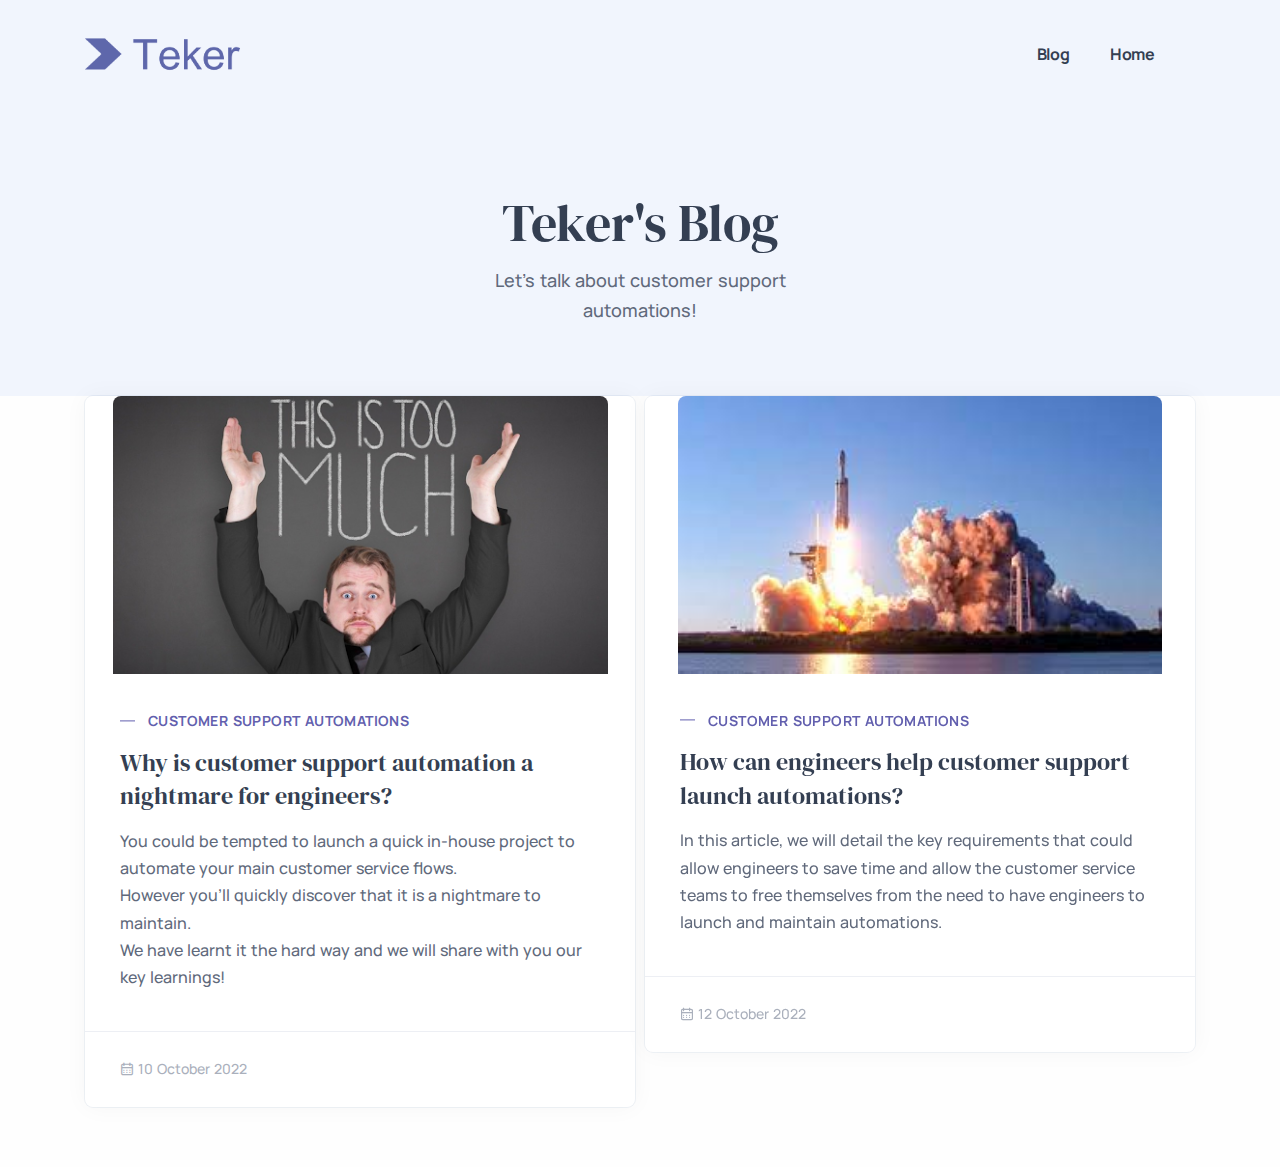
<file: blog.html>
<!DOCTYPE html>
<html lang="en">

    <head>
        <!-- Global site tag (gtag.js) - Google Analytics -->
        <script async src="https://www.googletagmanager.com/gtag/js?id=G-4BSSDF64ZS"></script>
        <script>
            window.dataLayer = window.dataLayer || [];
            function gtag() {
                dataLayer.push(arguments);
            }
            gtag("js", new Date());
    
            gtag("config", "G-4BSSDF64ZS");
        </script>
    
        <meta charset="utf-8" />
        <meta name="viewport" content="width=device-width, initial-scale=1.0" />
        <meta name="description" content="Launch customer service automations like magic 🪄." />
        <meta name="keywords"
            content="teker, teker ai, technology, software, saas, tech, automation, customer, service, support, experience, automation, no-code, no code, self service, in app, zendesk, intercom" />
        <meta name="author" content="elemis" />
        <title>Teker | Automations made easy</title>
        <link rel="shortcut icon" href="./assets/logos/logo_favicon.png" />
        <link rel="stylesheet" href="./assets/css/plugins.css" />
        <link rel="stylesheet" href="./assets/css/style.css" />
        <link rel="preload" href="./assets/css/fonts/dm.css" as="style" onload="this.rel='stylesheet'" />
    </head>

<body>
  <div class="content-wrapper">
    <header class="wrapper bg-soft-primary">
    
        <nav class="navbar navbar-expand-lg classic transparent navbar-light">
            <div class="container flex-lg-row flex-nowrap align-items-center">
                <div class="navbar-brand w-100">
                    <a href="./index.html">
                        <img class="pt-2" src="./assets/logos/logo_teker.png" width="190" alt="" />
                    </a>
                </div>
                <div class="navbar-collapse offcanvas offcanvas-nav offcanvas-start">
                    <div class="offcanvas-header d-lg-none">
                        <h3 class="text-white fs-30 mb-0">Teker</h3>
                        <button type="button" class="btn-close btn-close-white" data-bs-dismiss="offcanvas"
                            aria-label="Close"></button>
                    </div>
                    <div class="offcanvas-body ms-lg-auto d-flex flex-column h-100">
                        <ul class="navbar-nav">
                            <li class="nav-item dropdown">
                                <a class="nav-link"
                                  href="./blog.html">Blog</a>
                              </li>
                            <li class="nav-item dropdown">
                                <a class="nav-link" href="./index.html">Home</a>
                            </li>
                        </ul>
                    </div>
                </div>
                <!-- /.navbar-collapse -->
                <div class="navbar-other ms-lg-4">
                    <ul class="navbar-nav flex-row align-items-center ms-auto">
                        <li class="nav-item d-lg-none">
                            <button class="hamburger offcanvas-nav-btn">
                                <span></span>
                            </button>
                        </li>
                    </ul>
                </div>
            </div>
            <!-- /.container -->
        </nav>
    </header>
    <section class="wrapper bg-soft-primary">
      <div class="container pt-10 pb-19 pt-md-14 pb-md-10 text-center">
        <div class="row">
          <div class="col-md-7 col-lg-6 col-xl-5 mx-auto">
            <h1 class="display-1 mb-3">Teker's Blog</h1>
            <p class="lead px-lg-5 px-xxl-8">Let's talk about customer support automations!</p>
          </div>
          <!-- /column -->
        </div>
        <!-- /.row -->
      </div>
      <!-- /.container -->
    </section>
    <!-- /section -->
    <section class="wrapper bg-light">
      <div class="container pb-10 pb-md-10">
        <div class="row">
            <div class="blog grid grid-view">
              <div class="row isotope gx-md-2 gy-2 mb-2">
                <article class="item post col-md-6">
                  <div class="card">
                    <figure class="card-img-top overlay overlay-1 hover-scale"><a href="./why-is-customer-support-automation-a-nightmare-for-engineers.html"> <img src="./assets/img/article_images/toomuch.png" alt="" style="width: 90%;"/></a>
                      <figcaption>
                        <h5 class="from-top mb-0">Read More</h5>
                      </figcaption>
                    </figure>
                    <div class="card-body">
                      <div class="post-header">
                        <div class="post-category text-line">
                          <a class="hover" rel="category">Customer Support Automations</a>
                        </div>
                        <!-- /.post-category -->
                        <h2 class="post-title h3 mt-1 mb-3"><a class="link-dark" href="./why-is-customer-support-automation-a-nightmare-for-engineers.html">Why is customer support automation a nightmare for engineers?</a></h2>
                      </div>
                      <!-- /.post-header -->
                      <div class="post-content">
                        <p>You could be tempted to launch a quick in-house project to automate your main customer service flows.<br>
                            However you’ll quickly discover that it is a nightmare to maintain. <br>
                            We have learnt it the hard way and we will share with you our key learnings!
                        </p>
                      </div>
                      <!-- /.post-content -->
                    </div>
                    <!--/.card-body -->
                    <div class="card-footer">
                      <ul class="post-meta d-flex mb-0">
                        <li class="post-date"><i class="uil uil-calendar-alt"></i><span>10 October 2022</span></li>
                      </ul>
                      <!-- /.post-meta -->
                    </div>
                    <!-- /.card-footer -->
                  </div>
                  <!-- /.card -->
                </article>
                <!-- /.post -->
                <article class="item post col-md-6">
                  <div class="card">
                    <figure class="card-img-top overlay overlay-1 hover-scale"><a href="./how-can-engineers-help-customer-support-launch-automations.html"> <img src="./assets/img/article_images/help_engineers.jpeg" alt="" style="width: 88%;"/></a>
                      <figcaption>
                        <h5 class="from-top mb-0">Read More</h5>
                      </figcaption>
                    </figure>
                    <div class="card-body">
                      <div class="post-header">
                        <div class="post-category text-line">
                            <a class="hover" rel="category">Customer Support Automations</a>
                        </div>
                        <!-- /.post-category -->
                        <h2 class="post-title h3 mt-1 mb-3"><a class="link-dark" href="./how-can-engineers-help-customer-support-launch-automations.html">How can engineers help customer support launch automations?</a></h2>
                      </div>
                      <!-- /.post-header -->
                      <div class="post-content">
                        <p>
                            In this article, we will detail the key requirements that could allow engineers to save time and allow the customer service teams to free themselves from the need to have engineers to launch and maintain automations.
                            </p>
                      </div>
                      <!-- /.post-content -->
                    </div>
                    <!--/.card-body -->
                    <div class="card-footer">
                      <ul class="post-meta d-flex mb-0">
                        <li class="post-date"><i class="uil uil-calendar-alt"></i><span>12 October 2022</span></li>
                      </ul>
                      <!-- /.post-meta -->
                    </div>
                    <!-- /.card-footer -->
                  </div>
                  <!-- /.card -->
                </article>
              </div>
              <!-- /.row -->
            </div>
            <!-- /.blog -->
            </nav>
            <!-- /nav -->
          </div>
          <!-- /column -->
        </div>
        <!-- /.row -->
      </div>
      <!-- /.container -->
    </section>
    <!-- /section -->
  </div>
  <!-- /.content-wrapper -->
</body>

</html>
</file>
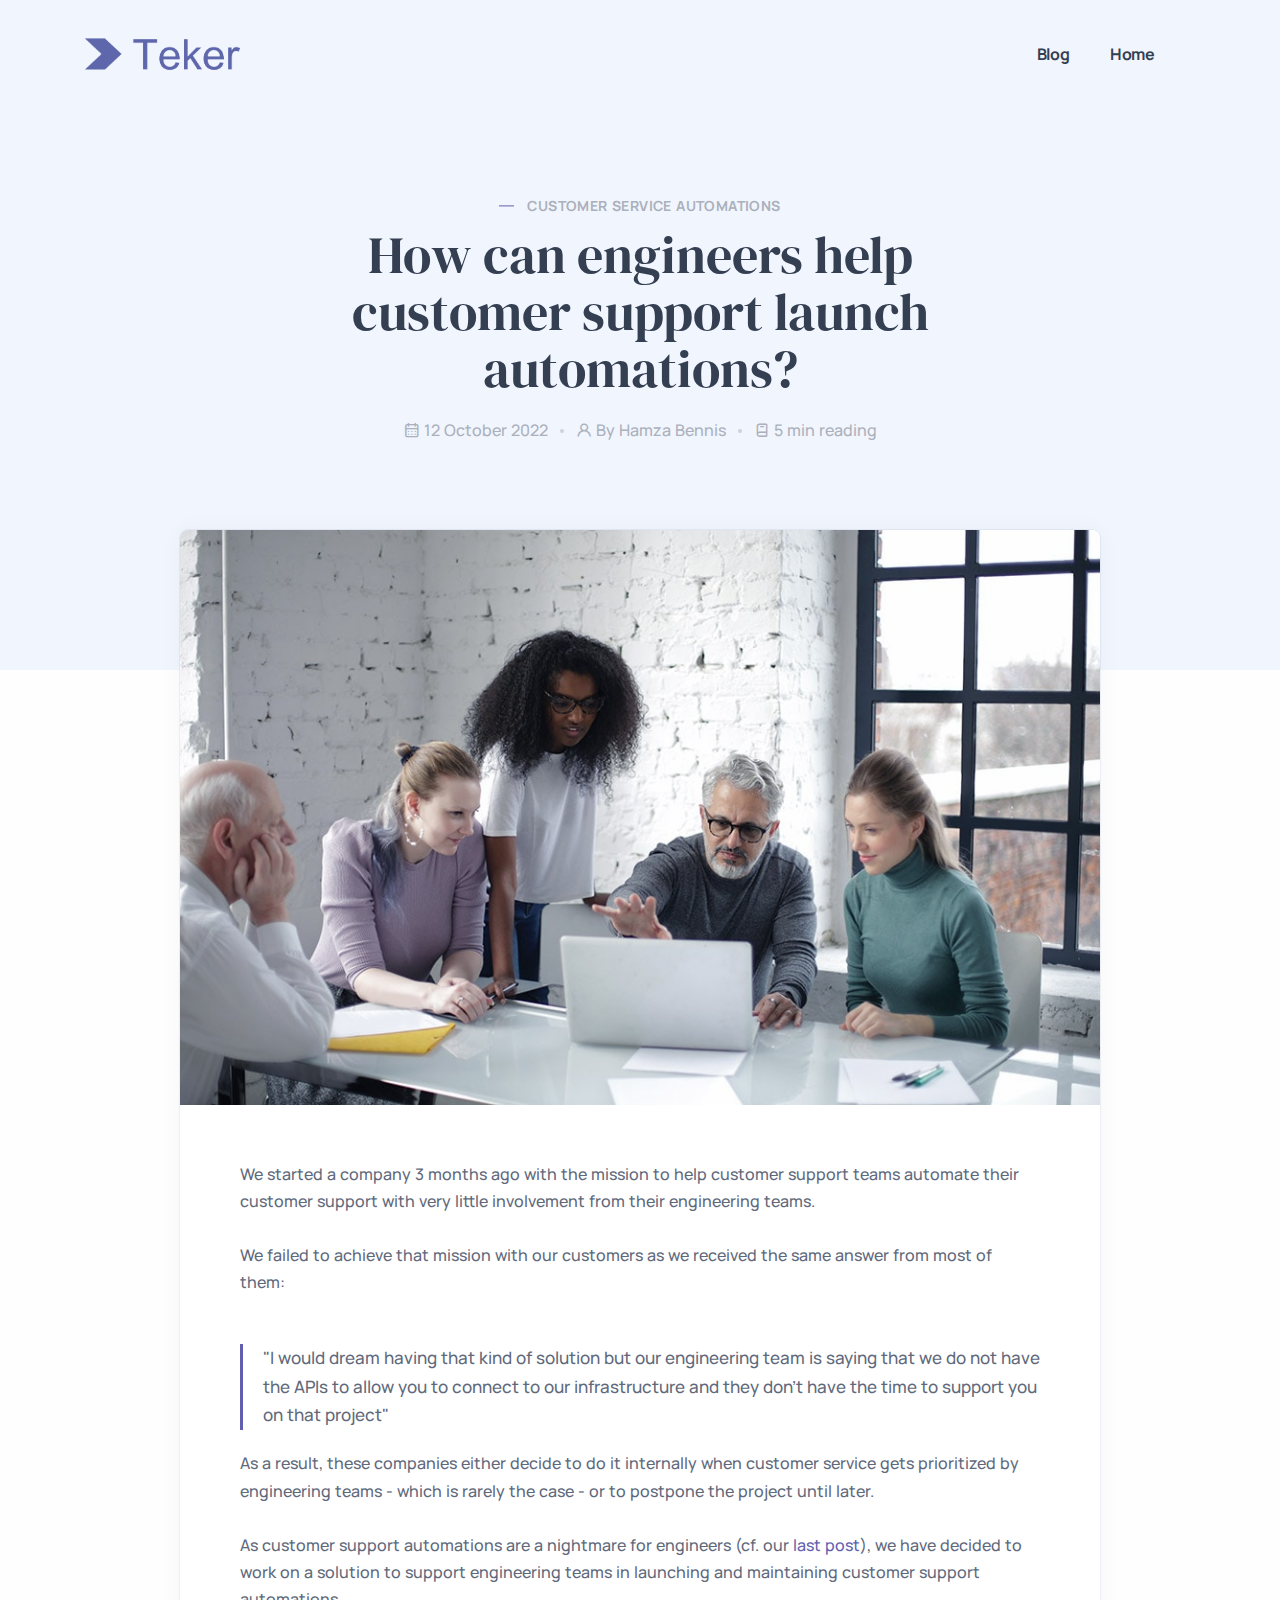
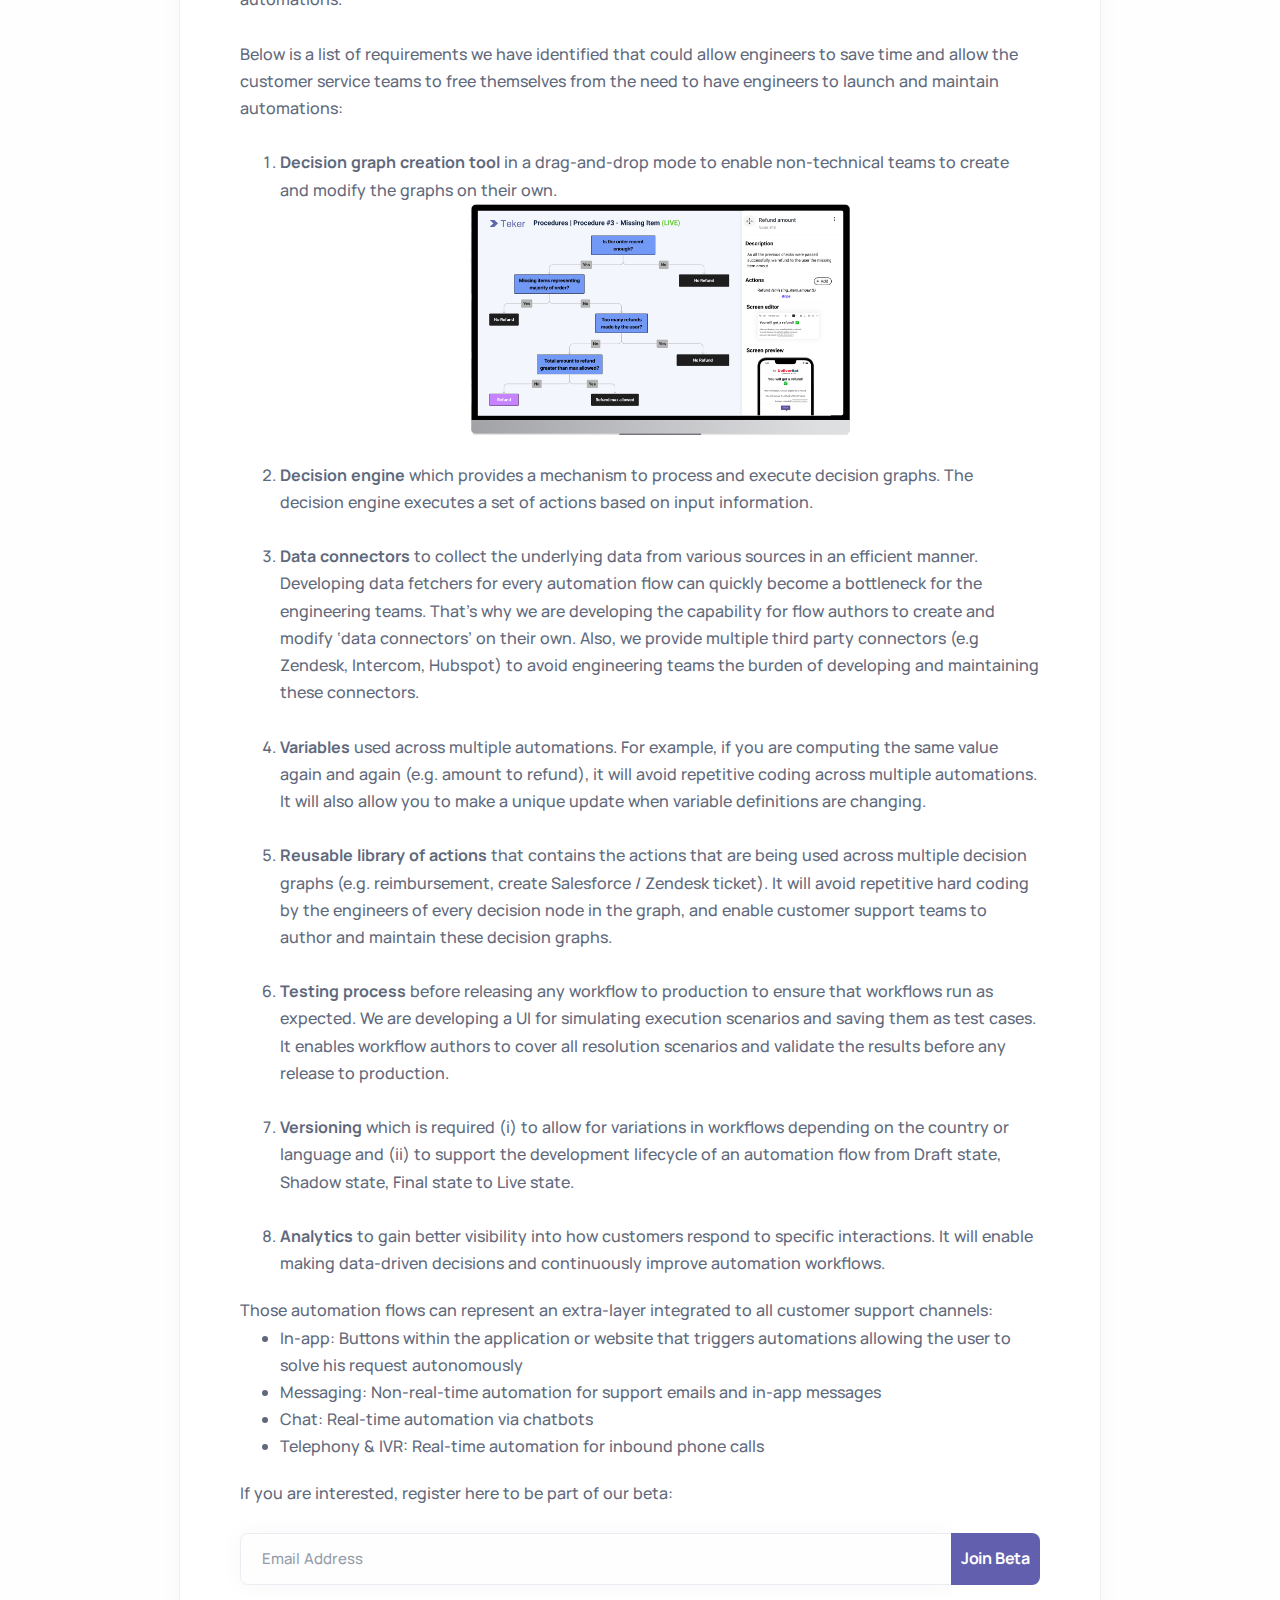
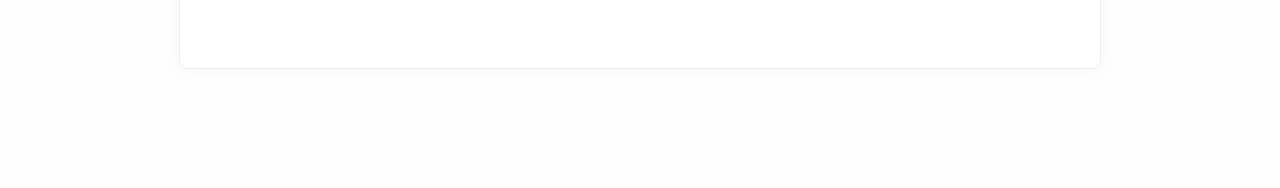
<file: how-can-engineers-help-customer-support-launch-automations.html>
<!DOCTYPE html>
<html lang="en">

<head>
    <!-- Global site tag (gtag.js) - Google Analytics -->
    <script async src="https://www.googletagmanager.com/gtag/js?id=G-4BSSDF64ZS"></script>
    <script>
        window.dataLayer = window.dataLayer || [];
        function gtag() {
            dataLayer.push(arguments);
        }
        gtag("js", new Date());

        gtag("config", "G-4BSSDF64ZS");
    </script>

    <meta charset="utf-8" />
    <meta name="viewport" content="width=device-width, initial-scale=1.0" />
    <meta name="description" content="Launch customer service automations like magic 🪄." />
    <meta name="keywords"
        content="teker, teker ai, technology, software, saas, tech, automation, customer, service, support, experience, automation, no-code, no code, self service, in app, zendesk, intercom" />
    <meta name="author" content="elemis" />
    <title>Teker | Automations made easy</title>
    <link rel="shortcut icon" href="./assets/logos/logo_favicon.png" />
    <link rel="stylesheet" href="./assets/css/plugins.css" />
    <link rel="stylesheet" href="./assets/css/style.css" />
    <link rel="preload" href="./assets/css/fonts/dm.css" as="style" onload="this.rel='stylesheet'" />
</head>

<body>
    <div class="content-wrapper">
    <header class="wrapper bg-soft-primary">
    
        <nav class="navbar navbar-expand-lg classic transparent navbar-light">
            <div class="container flex-lg-row flex-nowrap align-items-center">
                <div class="navbar-brand w-100">
                    <a href="./index.html">
                        <img class="pt-2" src="./assets/logos/logo_teker.png" width="190" alt="" />
                    </a>
                </div>
                <div class="navbar-collapse offcanvas offcanvas-nav offcanvas-start">
                    <div class="offcanvas-header d-lg-none">
                        <h3 class="text-white fs-30 mb-0">Teker</h3>
                        <button type="button" class="btn-close btn-close-white" data-bs-dismiss="offcanvas"
                            aria-label="Close"></button>
                    </div>
                    <div class="offcanvas-body ms-lg-auto d-flex flex-column h-100">
                        <ul class="navbar-nav">
                            <li class="nav-item dropdown">
                                <a class="nav-link"
                                  href="./blog.html">Blog</a>
                              </li>
                            <li class="nav-item dropdown">
                                <a class="nav-link" href="./index.html">Home</a>
                            </li>
                        </ul>
                    </div>
                </div>
                <!-- /.navbar-collapse -->
                <div class="navbar-other ms-lg-4">
                    <ul class="navbar-nav flex-row align-items-center ms-auto">
                        <li class="nav-item d-lg-none">
                            <button class="hamburger offcanvas-nav-btn">
                                <span></span>
                            </button>
                        </li>
                    </ul>
                </div>
            </div>
            <!-- /.container -->
        </nav>
    </header>
    <section class="wrapper bg-soft-primary">
        <div class="container pt-10 pb-19 pt-md-14 pb-md-20 text-center">
            <div class="row">
                <div class="col-md-10 col-xl-8 mx-auto">
                    <div class="post-header">
                        <div class="post-category text-line">
                            Customer service Automations
                        </div>
                        <!-- /.post-category -->
                        <h1 class="display-1 mb-4">How can engineers help customer support launch automations?</h1>
                        <!-- /.post-meta -->
                        <ul class="post-meta mb-5">
                            <li class="post-date"><i class="uil uil-calendar-alt"></i><span>12 October 2022</span></li>
                            <li class="post-author"><a
                                    href="https://www.linkedin.com/in/hamza-bennis-143635a6/"
                                    target="_blank"><i class="uil uil-user"></i><span>By Hamza Bennis
                                        </span></a></li>
                            <li class="post-read-time"><i class="uil uil-book-alt"></i>5 min reading</li>
                            </li>
                        </ul>
                    </div>
                    <!-- /.post-header -->
                </div>
                <!-- /column -->
            </div>
            <!-- /.row -->
        </div>
        <!-- /.container -->
    </section>
    <!-- /section -->
    <section class="wrapper bg-light">
        <div class="container pb-14 pb-md-16">
            <div class="row">
                <div class="col-lg-10 mx-auto">
                    <div class="blog single mt-n17">
                        <div class="card">
                            <figure class="card-img-top"><img src="./assets/img/photos/b1.jpg" alt="" /></figure>
                            <div class="card-body">
                                <div class="classic-view">
                                    <article class="post">
                                        <div class="post-content mb-5">
                                            <p>
                                                We started a company 3 months ago with the mission to help customer support teams automate their customer support with very little involvement from their engineering teams.
                                            <br><br>
                                            We failed to achieve that mission with our customers as we received the same answer from most of them:
                                            <br><br>
                                            <blockquote>
                                                "I would dream having that kind of solution but our engineering team is saying that we do not have the APIs to allow you to connect to our infrastructure and they don't have the time to support you on that project"
                                            </blockquote>

                                            As a result, these companies either decide to do it internally when customer service gets prioritized by engineering teams - which is rarely the case - or to postpone the project until later. 
                                            <br>
                                            <br>
                                            As customer support automations are a nightmare for engineers (cf. our <a href="./why-is-customer-support-automation-a-nightmare-for-engineers.html">last post</a>), we have decided to work on a solution to support engineering teams in launching and maintaining customer support automations.
                                            <br>
                                            <br>
                                            Below is a list of requirements we have identified that could allow engineers to save time and allow the customer service teams to free themselves from the need to have engineers to launch and maintain automations:
                                            <br><br>
                                            <ol>
<li><strong>Decision graph creation tool</strong> in a drag-and-drop mode to enable non-technical teams to create and modify the graphs on their own.</li>
<img src="assets/img/article_images/teker-decision-graph.png" alt="Decision graph editor"
                                                class="centered-image">
<br>
<li><strong>Decision engine</strong> which provides a mechanism to process and execute decision graphs. The decision engine executes a set of actions based on input information. </li>
<br>
<li><strong>Data connectors</strong> to collect the underlying data from various sources in an efficient manner. Developing data fetchers for every automation flow can quickly become a bottleneck for the engineering teams. That’s why we are developing the capability for flow authors to create and modify ‘data connectors’ on their own. Also, we provide multiple third party connectors (e.g Zendesk, Intercom, Hubspot) to avoid engineering teams the burden of developing and maintaining these connectors. </li>
<br>
<li><strong>Variables</strong> used across multiple automations. For example, if you are computing the same value again and again (e.g. amount to refund), it will avoid repetitive coding across multiple automations. It will also allow you to make a unique update when variable definitions are changing.</li>
<br>
<li><strong>Reusable library of actions</strong> that contains the actions that are being used across multiple decision graphs (e.g. reimbursement, create Salesforce / Zendesk ticket). It will avoid repetitive hard coding by the engineers of every decision node in the graph, and enable customer support teams to author and maintain these decision graphs.</li>
<br>
<li><strong>Testing process</strong> before releasing any workflow to production to ensure that workflows run as expected. We are developing a UI for simulating execution scenarios and saving them as test cases. It enables workflow authors to cover all resolution scenarios and validate the results before any release to production.</li>
<br>
<li><strong>Versioning</strong> which is required (i) to allow for variations in workflows depending on the country or language and (ii) to support the development lifecycle of an automation flow from Draft state, Shadow state, Final state to Live state.</li>
<br>
<li><strong>Analytics</strong>  to gain better visibility into how customers respond to specific interactions. It will enable making data-driven decisions and continuously improve automation workflows.</li>

</ol>

Those automation flows can represent an extra-layer integrated to all customer support channels:
<ul>
<li>In-app: Buttons within the application or website that triggers automations allowing the user to solve his request autonomously</li>
<li>Messaging: Non-real-time automation for support emails and in-app messages</li>
<li>Chat: Real-time automation via chatbots</li>
<li>Telephony & IVR: Real-time automation for inbound phone calls</li>
</ul>

If you are interested, register here to be part of our beta:

                                            </p>
                                    </article>
                                    <form id="mc-embedded-subscribe-form2" name="mc-embedded-subscribe-form"
                                        class="validate" novalidate>
                                        <div class="mc-field-group input-group form-floating">
                                            <input type="text" name="Email" class="required email form-control"
                                                placeholder="Email Address" id="mce-EMAIL2">
                                            <label for=" mce-EMAIL2">Email Address</label>
                                            <input type="submit" value="Join Beta" name="subscribe"
                                                id="mc-embedded-subscribe2" class="btn btn-primary low-padding-size">
                                        </div>
                                    </form>
                                    <br>
                                    <div id="beta-announce"></div>
                                    <!-- /.post -->
                                </div>
                            </div>
                            <!-- /.card-body -->
                        </div>
                        <!-- /.card -->
                    </div>
                    <!-- /.blog -->
                </div>
                <!-- /column -->
            </div>
            <!-- /.row -->
        </div>
        </div>



        <!-- /.container -->
    </section>
    <!-- /section -->
    </div>
</body>
<script>
    const form = document.querySelector("#mc-embedded-subscribe-form2")
    const submitButton = document.querySelector("#mc-embedded-subscribe2")
    const scriptURL = 'https://script.google.com/macros/s/AKfycbwJc00-7EJ2S9mW7UvuDZDxEk8zsavfX2XiSLnR3K26Ij_faOV7jNl4fyj4NOWjLUWI/exec'
    form.addEventListener('submit', e => {
        submitButton.disabled = true
        e.preventDefault()
        let requestBody = new FormData(form)
        fetch(scriptURL, { method: 'POST', body: requestBody })
            .then(response => {
                var div = document.getElementById('beta-announce');
                div.innerHTML = 'Congrats! You will be part of the Teker Beta 🚀🚀🚀';
                submitButton.disabled = false
            })
    })
</script>

</html>
</file>
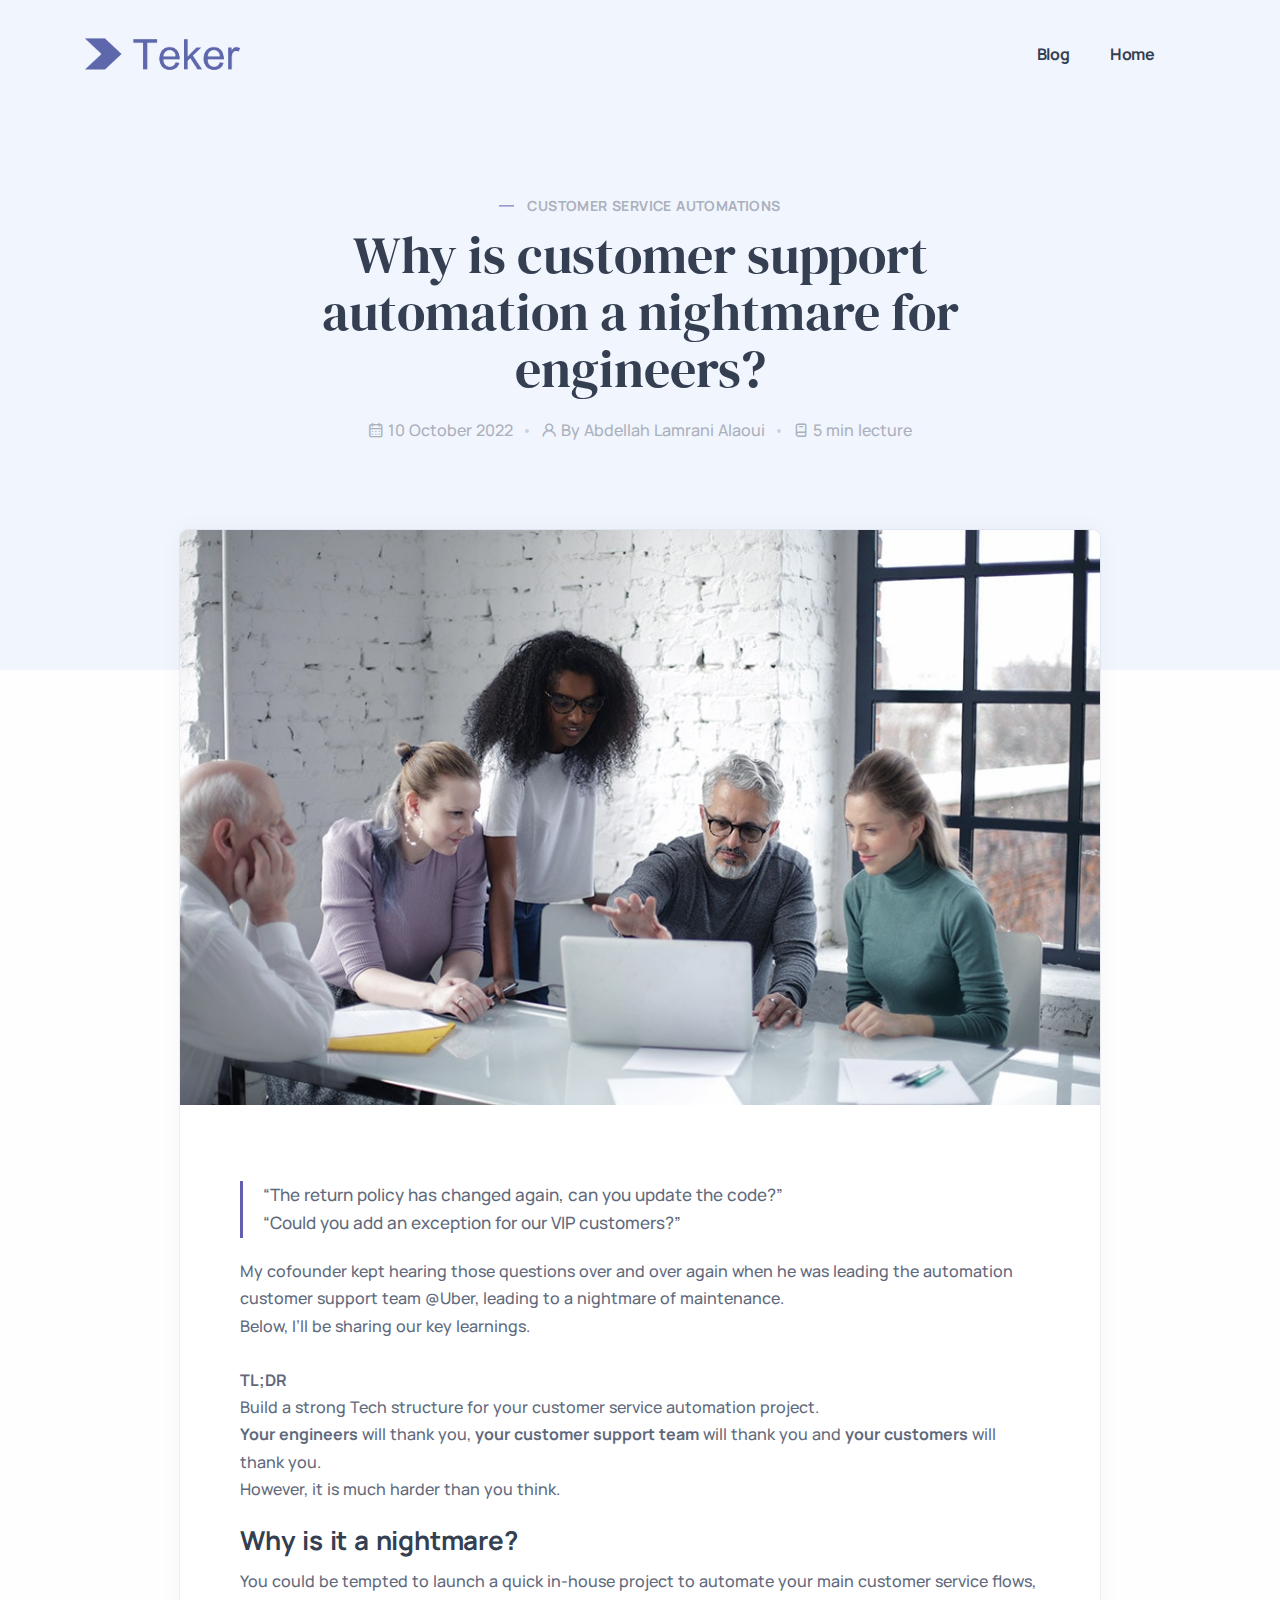
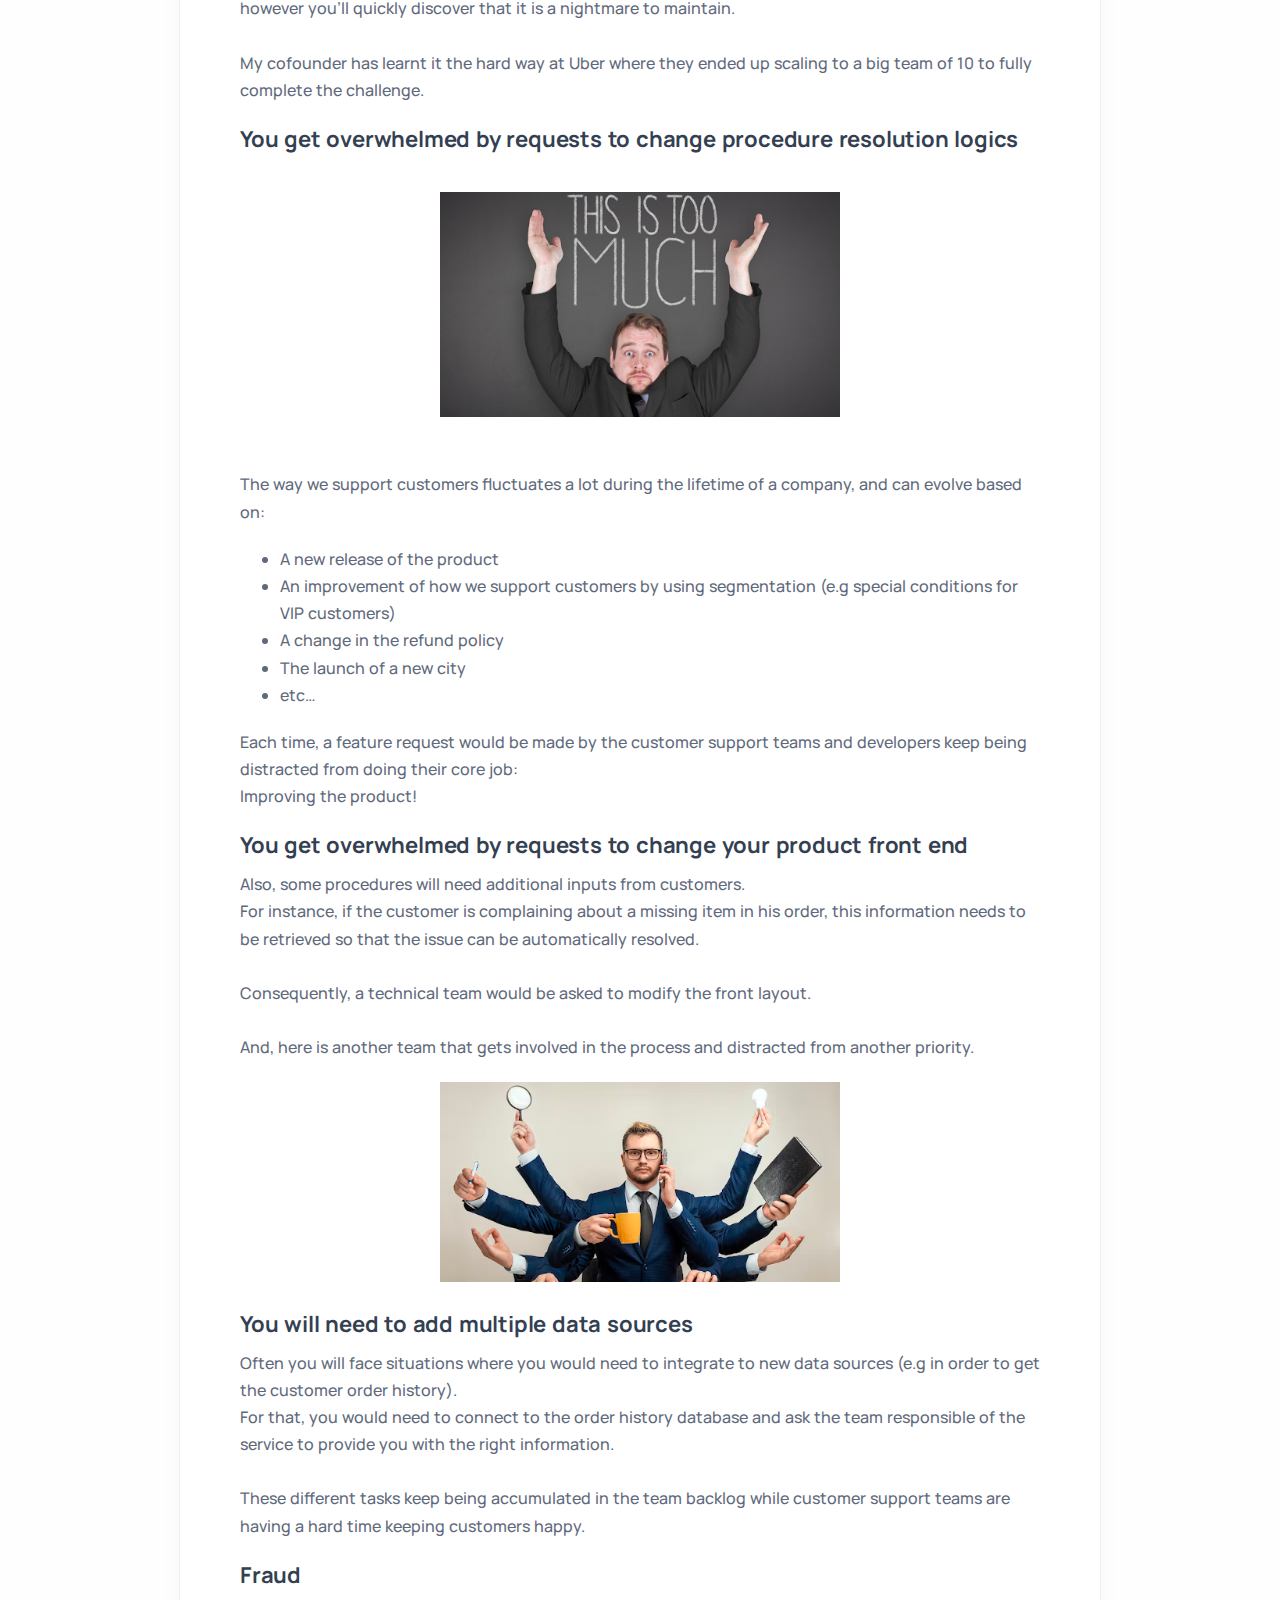
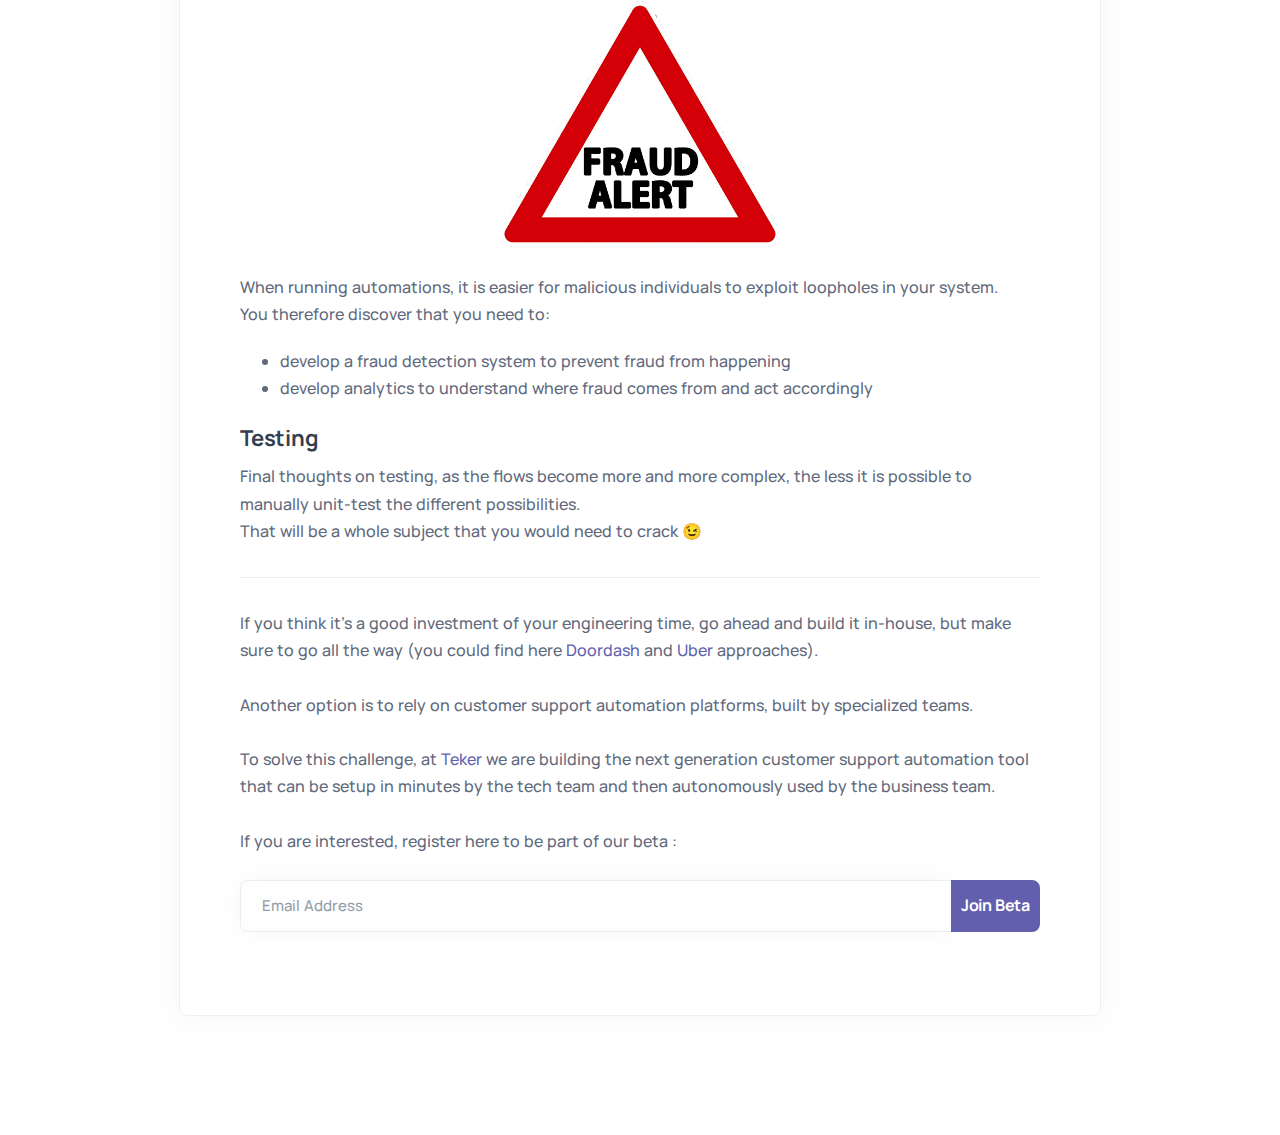
<file: why-is-customer-support-automation-a-nightmare-for-engineers.html>
<!DOCTYPE html>
<html lang="en">

<head>
    <!-- Global site tag (gtag.js) - Google Analytics -->
    <script async src="https://www.googletagmanager.com/gtag/js?id=G-4BSSDF64ZS"></script>
    <script>
        window.dataLayer = window.dataLayer || [];
        function gtag() {
            dataLayer.push(arguments);
        }
        gtag("js", new Date());

        gtag("config", "G-4BSSDF64ZS");
    </script>

    <meta charset="utf-8" />
    <meta name="viewport" content="width=device-width, initial-scale=1.0" />
    <meta name="description" content="Launch customer service automations like magic 🪄." />
    <meta name="keywords"
        content="teker, teker ai, technology, software, saas, tech, automation, customer, service, support, experience, automation, no-code, no code, self service, in app, zendesk, intercom" />
    <meta name="author" content="elemis" />
    <title>Teker | Automations made easy</title>
    <link rel="shortcut icon" href="./assets/logos/logo_favicon.png" />
    <link rel="stylesheet" href="./assets/css/plugins.css" />
    <link rel="stylesheet" href="./assets/css/style.css" />
    <link rel="preload" href="./assets/css/fonts/dm.css" as="style" onload="this.rel='stylesheet'" />
</head>

<body>
    <div class="content-wrapper">
    <header class="wrapper bg-soft-primary">
    
        <nav class="navbar navbar-expand-lg classic transparent navbar-light">
            <div class="container flex-lg-row flex-nowrap align-items-center">
                <div class="navbar-brand w-100">
                    <a href="./index.html">
                        <img class="pt-2" src="./assets/logos/logo_teker.png" width="190" alt="" />
                    </a>
                </div>
                <div class="navbar-collapse offcanvas offcanvas-nav offcanvas-start">
                    <div class="offcanvas-header d-lg-none">
                        <h3 class="text-white fs-30 mb-0">Teker</h3>
                        <button type="button" class="btn-close btn-close-white" data-bs-dismiss="offcanvas"
                            aria-label="Close"></button>
                    </div>
                    <div class="offcanvas-body ms-lg-auto d-flex flex-column h-100">
                        <ul class="navbar-nav">
                            <li class="nav-item dropdown">
                                <a class="nav-link"
                                  href="./blog.html">Blog</a>
                              </li>
                            <li class="nav-item dropdown">
                                <a class="nav-link" href="./index.html">Home</a>
                            </li>
                        </ul>
                    </div>
                </div>
                <!-- /.navbar-collapse -->
                <div class="navbar-other ms-lg-4">
                    <ul class="navbar-nav flex-row align-items-center ms-auto">
                        <li class="nav-item d-lg-none">
                            <button class="hamburger offcanvas-nav-btn">
                                <span></span>
                            </button>
                        </li>
                    </ul>
                </div>
            </div>
            <!-- /.container -->
        </nav>
    </header>
    <section class="wrapper bg-soft-primary">
        <div class="container pt-10 pb-19 pt-md-14 pb-md-20 text-center">
            <div class="row">
                <div class="col-md-10 col-xl-8 mx-auto">
                    <div class="post-header">
                        <div class="post-category text-line">
                            Customer service Automations
                        </div>
                        <!-- /.post-category -->
                        <h1 class="display-1 mb-4">Why is customer support automation a nightmare for engineers?</h1>
                        <!-- /.post-meta -->
                        <ul class="post-meta mb-5">
                            <li class="post-date"><i class="uil uil-calendar-alt"></i><span>10 October 2022</span></li>
                            <li class="post-author"><a
                                    href="https://www.linkedin.com/in/abdellah-lamrani-alaoui-6288a4a6/"
                                    target="_blank"><i class="uil uil-user"></i><span>By Abdellah Lamrani
                                        Alaoui</span></a></li>
                            <li class="post-read-time"><i class="uil uil-book-alt"></i>5 min lecture</li>
                            </li>
                        </ul>
                    </div>
                    <!-- /.post-header -->
                </div>
                <!-- /column -->
            </div>
            <!-- /.row -->
        </div>
        <!-- /.container -->
    </section>
    <!-- /section -->
    <section class="wrapper bg-light">
        <div class="container pb-14 pb-md-16">
            <div class="row">
                <div class="col-lg-10 mx-auto">
                    <div class="blog single mt-n17">
                        <div class="card">
                            <figure class="card-img-top"><img src="./assets/img/photos/b1.jpg" alt="" /></figure>
                            <div class="card-body">
                                <div class="classic-view">
                                    <article class="post">
                                        <div class="post-content mb-5">
                                            <p>
                                            <blockquote>“The return policy has changed again, can you update the code?”
                                                <br>
                                                “Could you add an exception for our VIP customers?”
                                                <br>
                                            </blockquote>

                                            My cofounder kept
                                            hearing those questions over and over again when he
                                            was leading the
                                            automation customer support team @Uber, leading to a nightmare of
                                            maintenance.
                                            <br>
                                            Below, I’ll be sharing our key learnings.

                                            <br>
                                            <br>
                                            <strong>TL;DR</strong>
                                            <br>
                                            Build a strong Tech structure for your customer service automation
                                            project.
                                            <br>
                                            <strong>Your engineers</strong> will thank you, <strong>your
                                                customer support team</strong> will thank you and <strong>your
                                                customers </strong>will
                                            thank you.
                                            <br>
                                            However, it is much harder than you think.

                                            </p>
                                            <h2>Why is it a nightmare?</h2>
                                            <p>You could be tempted to launch a quick in-house project to automate your
                                                main
                                                customer service flows, however you’ll quickly discover that it is a
                                                nightmare to maintain.
                                                <br>
                                                <br>
                                                My cofounder
                                                has learnt it the hard way at Uber where they ended up
                                                scaling
                                                to a big team of 10 to fully complete the challenge.
                                            </p>
                                            <h3>You get overwhelmed by requests to change procedure resolution logics
                                            </h3>
                                            <br>
                                            <img src="assets/img/article_images/toomuch.png" alt="This is too much"
                                                class="centered-image" style="width: 50%;">
                                            <br>
                                            <br>
                                            <p>The way we support customers fluctuates a lot during the lifetime of a
                                                company, and can evolve based on:
                                            <ul>
                                                <li>
                                                    A new release of the product
                                                </li>
                                                <li>An improvement of how we support customers by using segmentation
                                                    (e.g
                                                    special conditions for VIP customers)</li>
                                                <li>
                                                    A change in the refund policy</li>
                                                <li>The launch of a new city</li>
                                                <li> etc…</li>
                                            </ul>

                                            Each time, a feature request would be made by the customer support teams
                                            and
                                            developers keep being distracted
                                            from doing their core job:
                                            <br>
                                            Improving the product!
                                            </p>
                                            <h3>You get overwhelmed by requests to change your product front end</h3>
                                            <p>Also, some procedures will need additional inputs from customers.<br>
                                                For instance, if the customer is complaining about a missing item in his
                                                order, this information needs to be retrieved so that the issue can be
                                                automatically resolved.
                                                <br>
                                                <br>
                                                Consequently, a technical team would be asked to modify the front layout.
                                                <br>
                                                <br>
                                                And, here is another team that gets involved in the process and
                                                distracted
                                                from another priority.
                                            </p>
                                            <img src="assets/img/article_images/multitask.png" alt="This is too much"
                                                class="centered-image" style="width: 50%;">
                                            <br>
                                            <h3>You will need to add multiple data sources</h3>
                                            <p>
                                                Often you will face situations where you would need to integrate to new
                                                data
                                                sources (e.g in order to get the customer order history).
                                                <br>
                                                For that, you would need to connect to the order history database and
                                                ask
                                                the
                                                team responsible of the service to provide you with the right
                                                information.
                                                <br>
                                                <br>
                                                These different tasks keep being accumulated in the team backlog while
                                                customer
                                                support teams are having a hard time keeping customers happy.
                                            </p>
                                            <h3>Fraud</h3>
                                            <img src="assets/img/article_images/fraud.png" alt="This is too much"
                                                class="centered-image" style="width: 35%; height: 35%;">
                                            <br>
                                            <p>
                                                When running automations, it is easier for malicious individuals
                                                to
                                                exploit loopholes in your system.<br>
                                                You therefore discover that you need to:
                                            <ul>
                                                <li>develop a fraud detection system to prevent fraud from happening
                                                </li>
                                                <li>
                                                    develop analytics to understand where fraud comes from and act
                                                    accordingly
                                                </li>
                                            </ul>

                                            </p>
                                            <h3>Testing</h3>
                                            <p>
                                                Final thoughts on testing, as the flows become more and more complex,
                                                the
                                                less
                                                it is possible to manually unit-test the different possibilities.
                                                <br>
                                                That will be a whole subject that you would need to crack 😉
                                            </p>
                                            <hr class="divider">
                                            <p>
                                                If you think it's a good investment of your engineering time, go ahead
                                                and
                                                build
                                                it in-house, but make sure to go all the way (you could find here
                                                <a href="https://doordash.engineering/2021/02/26/customer-obsession-decision-platform/"
                                                    target="_blank">Doordash</a>
                                                and
                                                <a href="https://eng.uber.com/customer-automation-platform/"
                                                    target="_blank">Uber</a> approaches).
                                                <br>
                                                <br>
                                                Another option is to rely on customer support automation platforms,
                                                built by
                                                specialized teams.
                                                <br>
                                                <br>
                                                To solve this challenge, at <a href="./index.html">Teker</a> we are
                                                building the next
                                                generation
                                                customer
                                                support automation tool that can be setup in minutes by the tech
                                                team
                                                and
                                                then
                                                autonomously used by the business team.
                                                <br>
                                                <br>
                                                If you are interested, register here to be part of our beta :
                                            </p>
                                    </article>
                                    <form id="mc-embedded-subscribe-form2" name="mc-embedded-subscribe-form"
                                        class="validate" novalidate>
                                        <div class="mc-field-group input-group form-floating">
                                            <input type="text" name="Email" class="required email form-control"
                                                placeholder="Email Address" id="mce-EMAIL2">
                                            <label for=" mce-EMAIL2">Email Address</label>
                                            <input type="submit" value="Join Beta" name="subscribe"
                                                id="mc-embedded-subscribe2" class="btn btn-primary low-padding-size">
                                        </div>
                                    </form>
                                    <br>
                                    <div id="beta-announce"></div>
                                    <!-- /.post -->
                                </div>
                            </div>
                            <!-- /.card-body -->
                        </div>
                        <!-- /.card -->
                    </div>
                    <!-- /.blog -->
                </div>
                <!-- /column -->
            </div>
            <!-- /.row -->
        </div>
        </div>



        <!-- /.container -->
    </section>
    <!-- /section -->
    </div>
</body>
<script>
    const form = document.querySelector("#mc-embedded-subscribe-form2")
    const submitButton = document.querySelector("#mc-embedded-subscribe2")
    const scriptURL = 'https://script.google.com/macros/s/AKfycbwJc00-7EJ2S9mW7UvuDZDxEk8zsavfX2XiSLnR3K26Ij_faOV7jNl4fyj4NOWjLUWI/exec'
    form.addEventListener('submit', e => {
        submitButton.disabled = true
        e.preventDefault()
        let requestBody = new FormData(form)
        fetch(scriptURL, { method: 'POST', body: requestBody })
            .then(response => {
                var div = document.getElementById('beta-announce');
                div.innerHTML = 'Congrats! You will be part of the Teker Beta 🚀🚀🚀';
                submitButton.disabled = false
            })
    })
</script>

</html>
</file>
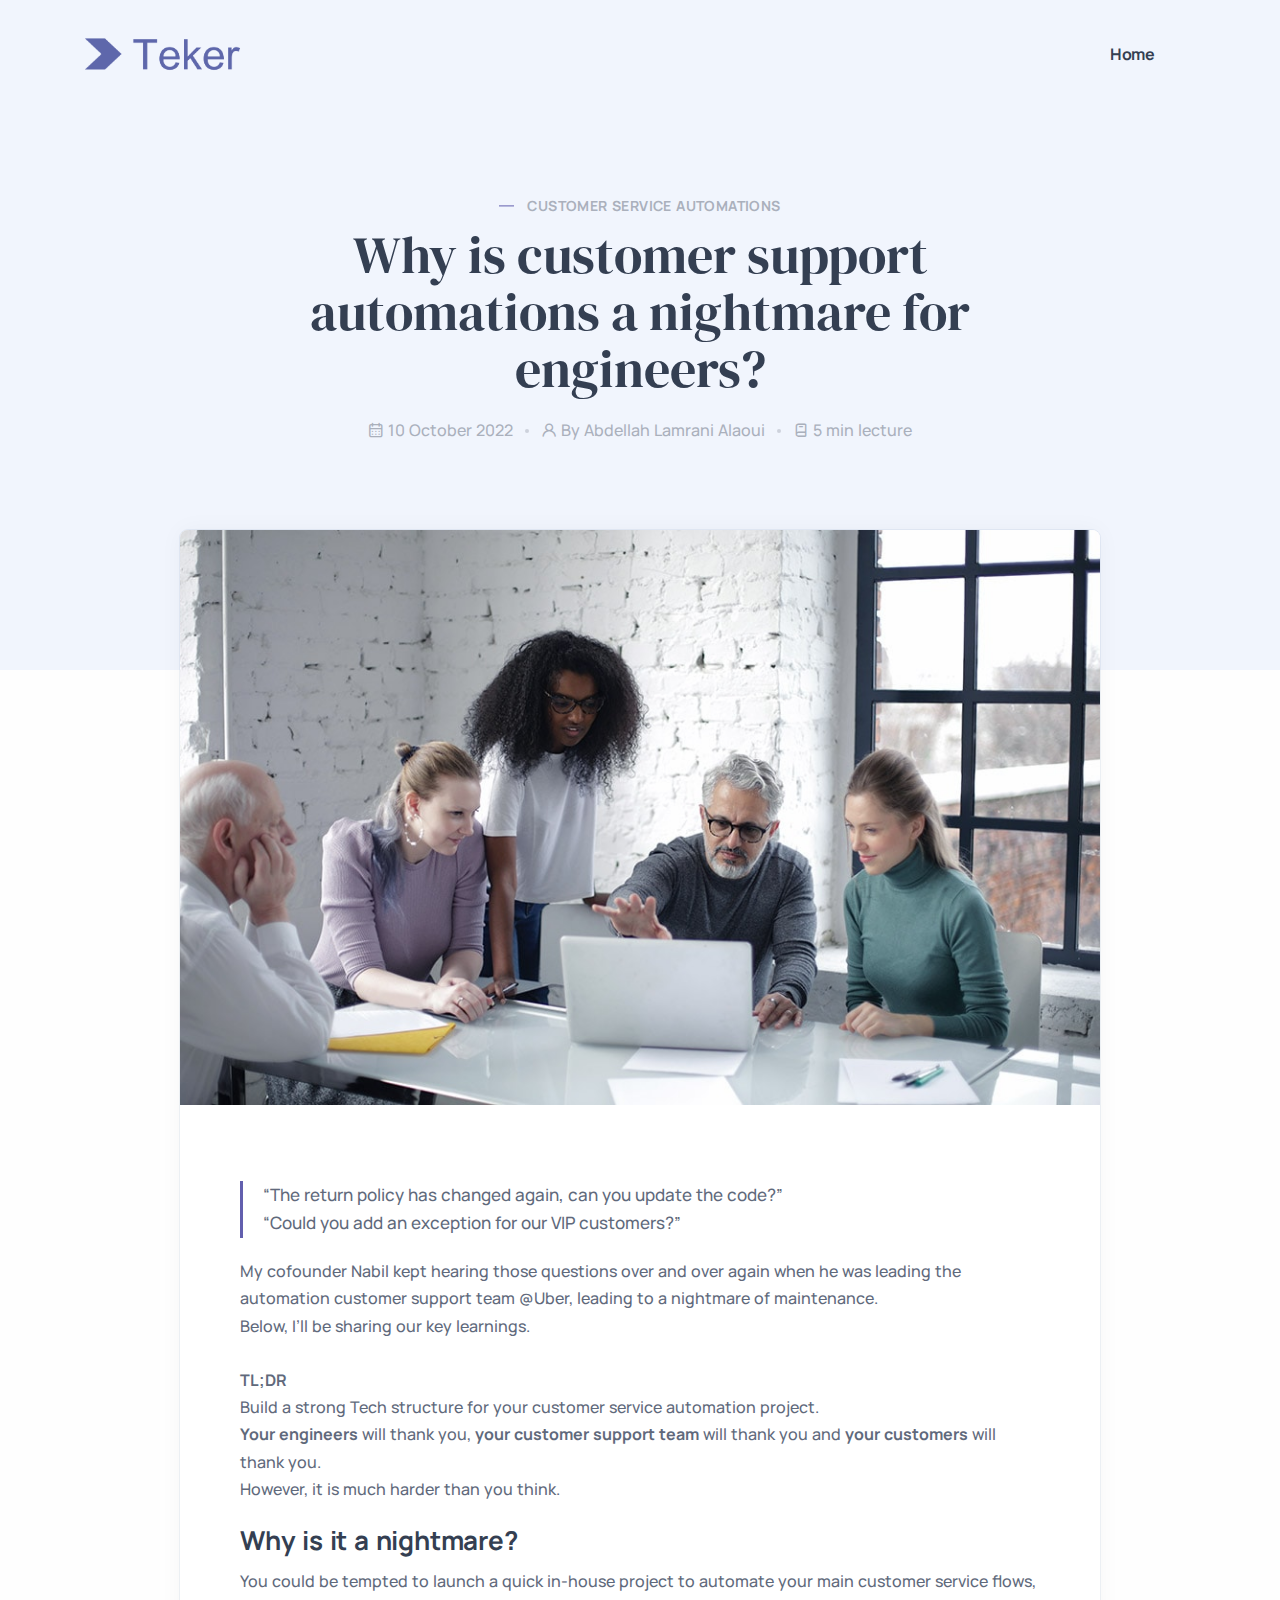
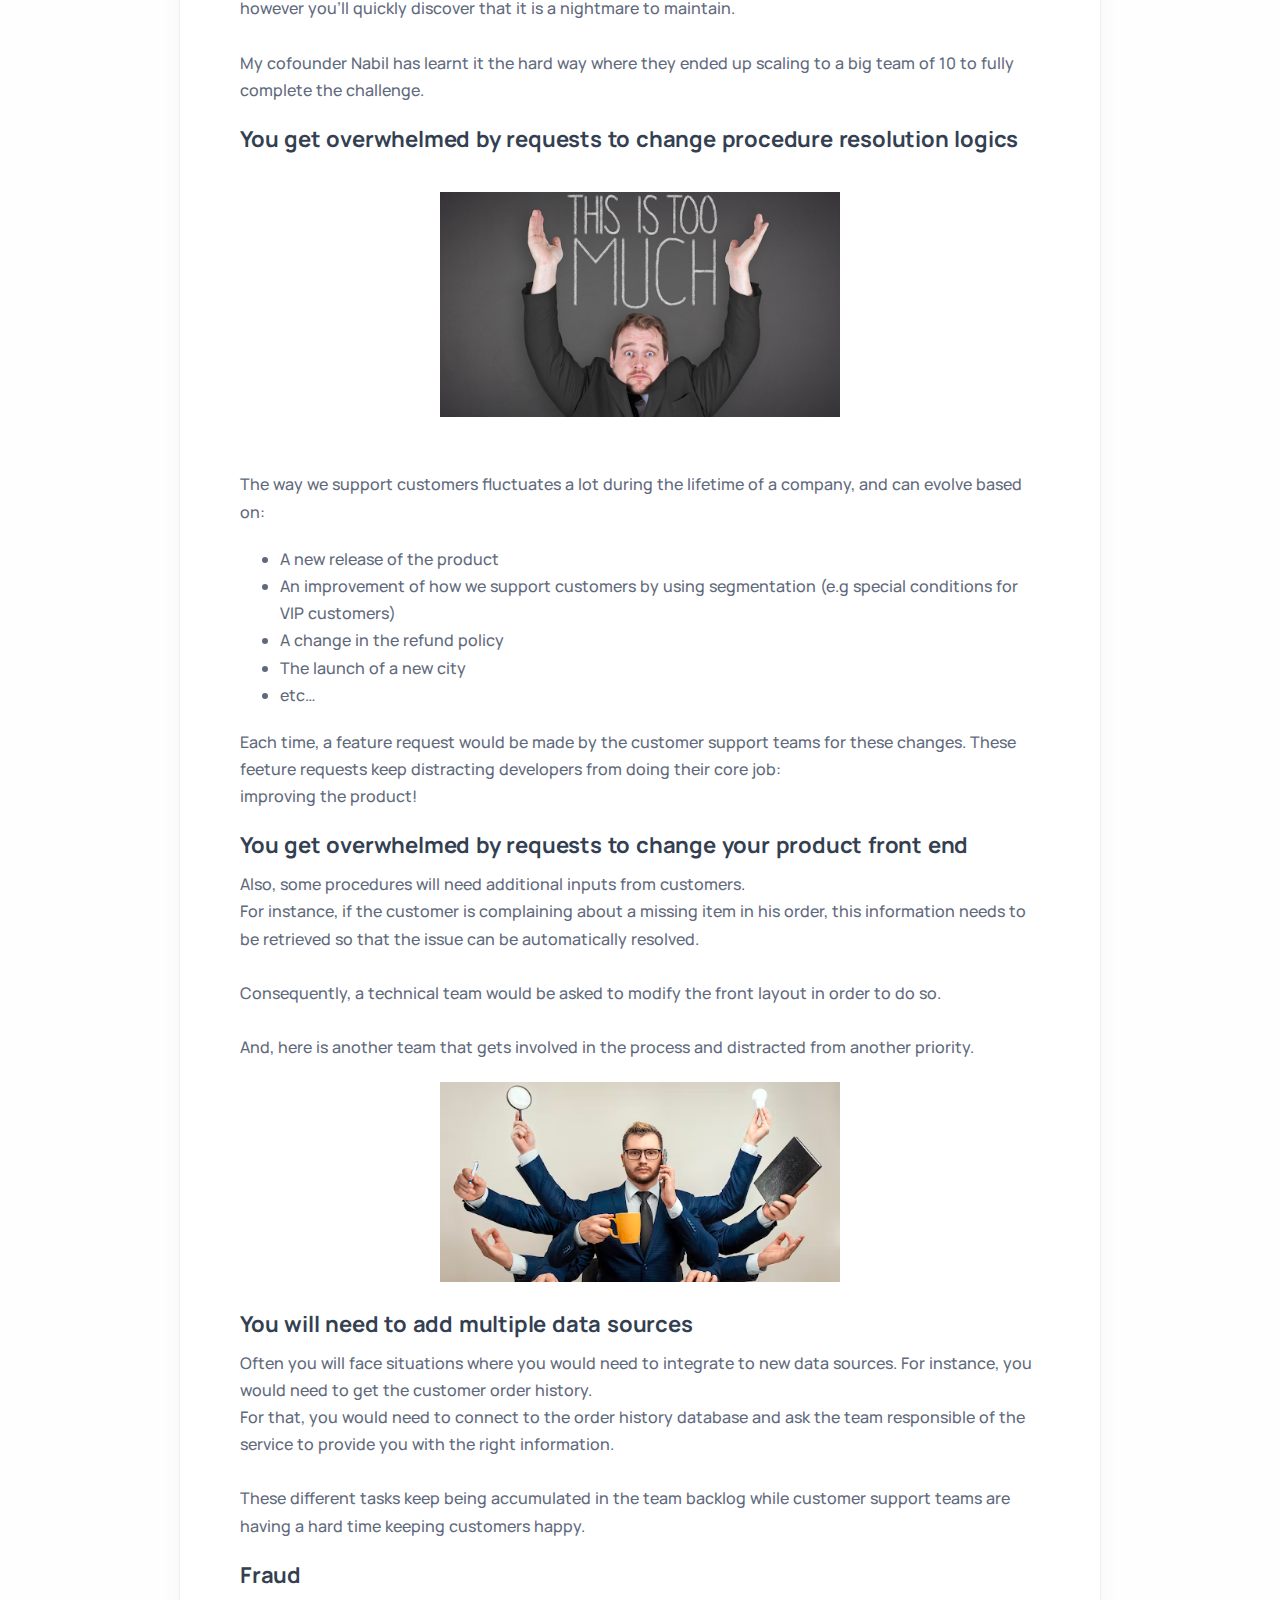
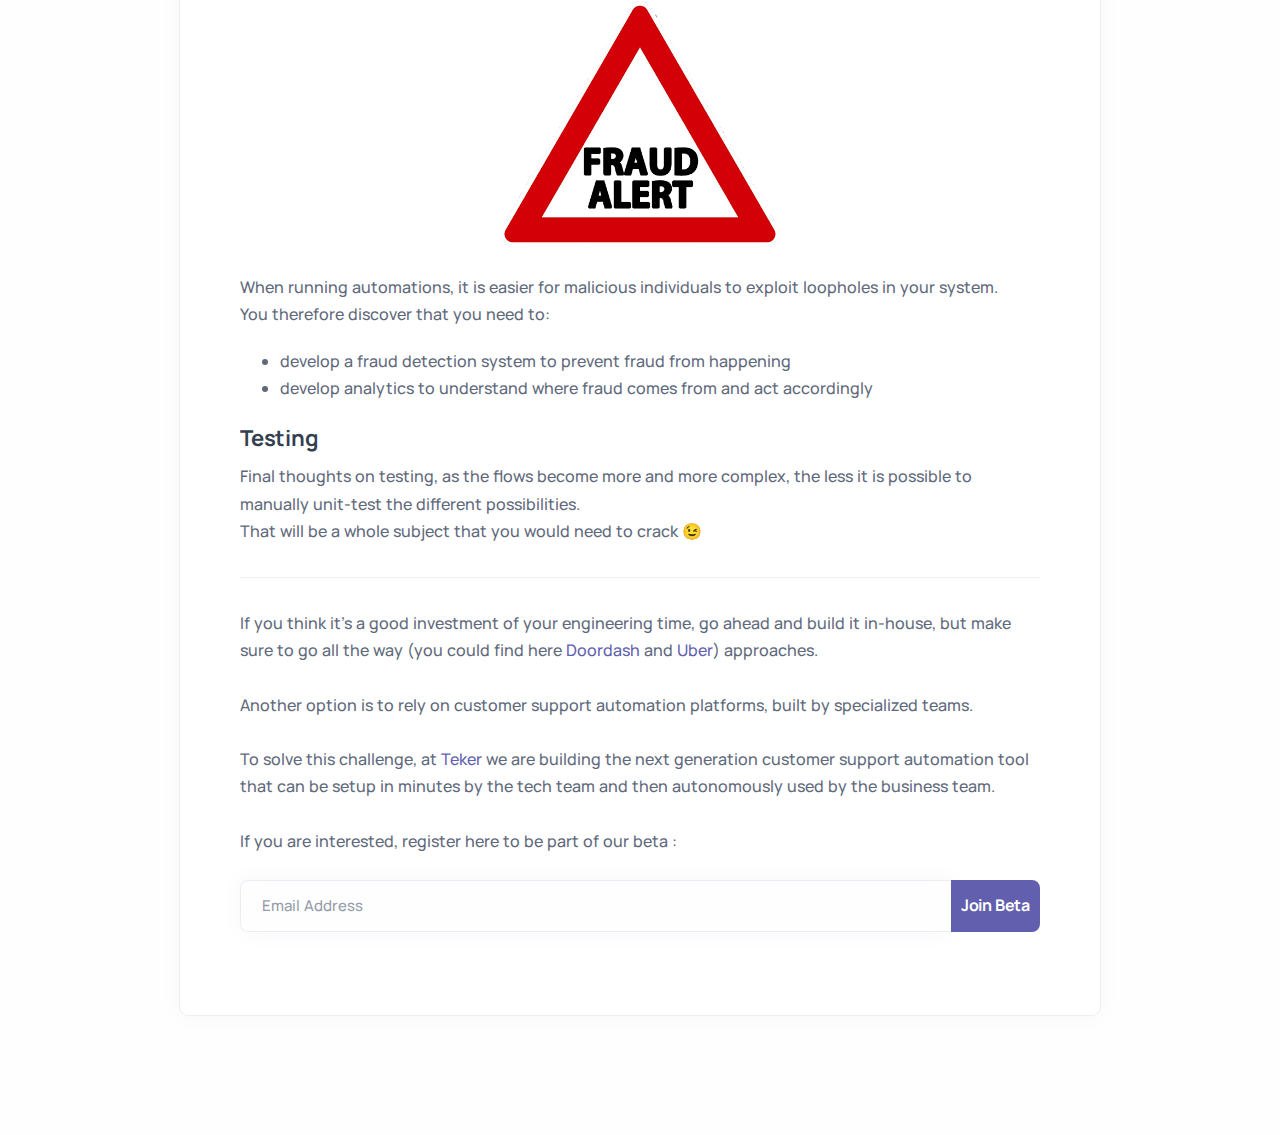
<file: why-is-customer-support-automations-a-nightmare-for-engineers.html>
<!DOCTYPE html>
<html lang="en">

<head>
    <!-- Global site tag (gtag.js) - Google Analytics -->
    <script async src="https://www.googletagmanager.com/gtag/js?id=G-4BSSDF64ZS"></script>
    <script>
        window.dataLayer = window.dataLayer || [];
        function gtag() {
            dataLayer.push(arguments);
        }
        gtag("js", new Date());

        gtag("config", "G-4BSSDF64ZS");
    </script>

    <meta charset="utf-8" />
    <meta name="viewport" content="width=device-width, initial-scale=1.0" />
    <meta name="description" content="Launch customer service automations like magic 🪄." />
    <meta name="keywords"
        content="teker, teker ai, technology, software, saas, tech, automation, customer, service, support, experience, automation, no-code, no code, self service, in app, zendesk, intercom" />
    <meta name="author" content="elemis" />
    <title>Teker | Automations made easy</title>
    <link rel="shortcut icon" href="./assets/logos/logo_favicon.png" />
    <link rel="stylesheet" href="./assets/css/plugins.css" />
    <link rel="stylesheet" href="./assets/css/style.css" />
    <link rel="preload" href="./assets/css/fonts/dm.css" as="style" onload="this.rel='stylesheet'" />
</head>

<body>

    <section class="wrapper bg-soft-primary">
        <nav class="navbar navbar-expand-lg classic transparent navbar-light">
            <div class="container flex-lg-row flex-nowrap align-items-center">
                <div class="navbar-brand w-100">
                    <a href="./index.html">
                        <img class="pt-2" src="./assets/logos/logo_teker.png" width="190" alt="" />
                    </a>
                </div>
                <div class="navbar-collapse offcanvas offcanvas-nav offcanvas-start">
                    <div class="offcanvas-header d-lg-none">
                        <h3 class="text-white fs-30 mb-0">Teker</h3>
                        <button type="button" class="btn-close btn-close-white" data-bs-dismiss="offcanvas"
                            aria-label="Close"></button>
                    </div>
                    <div class="offcanvas-body ms-lg-auto d-flex flex-column h-100">
                        <ul class="navbar-nav">
                            <li class="nav-item dropdown">
                                <a class="nav-link" href="./index.html">Home</a>
                            </li>
                        </ul>
                    </div>
                </div>
                <!-- /.navbar-collapse -->
                <div class="navbar-other ms-lg-4">
                    <ul class="navbar-nav flex-row align-items-center ms-auto">
                        <li class="nav-item d-lg-none">
                            <button class="hamburger offcanvas-nav-btn">
                                <span></span>
                            </button>
                        </li>
                    </ul>
                </div>
            </div>
            <!-- /.container -->
        </nav>
        <div class="container pt-10 pb-19 pt-md-14 pb-md-20 text-center">
            <div class="row">
                <div class="col-md-10 col-xl-8 mx-auto">
                    <div class="post-header">
                        <div class="post-category text-line">
                            Customer service Automations
                        </div>
                        <!-- /.post-category -->
                        <h1 class="display-1 mb-4">Why is customer support automations a nightmare for engineers?</h1>
                        <!-- /.post-meta -->
                        <ul class="post-meta mb-5">
                            <li class="post-date"><i class="uil uil-calendar-alt"></i><span>10 October 2022</span></li>
                            <li class="post-author"><a
                                    href="https://www.linkedin.com/in/abdellah-lamrani-alaoui-6288a4a6/"
                                    target="_blank"><i class="uil uil-user"></i><span>By Abdellah Lamrani
                                        Alaoui</span></a></li>
                            <li class="post-read-time"><i class="uil uil-book-alt"></i>5 min lecture</li>
                            </li>
                        </ul>
                    </div>
                    <!-- /.post-header -->
                </div>
                <!-- /column -->
            </div>
            <!-- /.row -->
        </div>
        <!-- /.container -->
    </section>
    <!-- /section -->
    <section class="wrapper bg-light">
        <div class="container pb-14 pb-md-16">
            <div class="row">
                <div class="col-lg-10 mx-auto">
                    <div class="blog single mt-n17">
                        <div class="card">
                            <figure class="card-img-top"><img src="./assets/img/photos/b1.jpg" alt="" /></figure>
                            <div class="card-body">
                                <div class="classic-view">
                                    <article class="post">
                                        <div class="post-content mb-5">
                                            <p>
                                            <blockquote>“The return policy has changed again, can you update the code?”
                                                <br>
                                                “Could you add an exception for our VIP customers?”
                                                <br>
                                            </blockquote>

                                            My cofounder Nabil kept
                                            hearing those questions over and over again when he
                                            was leading the
                                            automation customer support team @Uber, leading to a nightmare of
                                            maintenance.
                                            <br>
                                            Below, I’ll be sharing our key learnings.

                                            <br>
                                            <br>
                                            <strong>TL;DR</strong>
                                            <br>
                                            Build a strong Tech structure for your customer service automation
                                            project.
                                            <br>
                                            <strong>Your engineers</strong> will thank you, <strong>your
                                                customer support team</strong> will thank you and <strong>your
                                                customers </strong>will
                                            thank you.
                                            <br>
                                            However, it is much harder than you think.

                                            </p>
                                            <h2>Why is it a nightmare?</h2>
                                            <p>You could be tempted to launch a quick in-house project to automate your
                                                main
                                                customer service flows, however you’ll quickly discover that it is a
                                                nightmare to maintain.
                                                <br>
                                                <br>
                                                My cofounder Nabil
                                                has learnt it the hard way where they ended up
                                                scaling
                                                to a big team of 10 to fully complete the challenge.
                                            </p>
                                            <h3>You get overwhelmed by requests to change procedure resolution logics
                                            </h3>
                                            <br>
                                            <img src="assets/img/article_images/toomuch.png" alt="This is too much"
                                                class="centered-image" style="width: 50%;">
                                            <br>
                                            <br>
                                            <p>The way we support customers fluctuates a lot during the lifetime of a
                                                company, and can evolve based on:
                                            <ul>
                                                <li>
                                                    A new release of the product
                                                </li>
                                                <li>An improvement of how we support customers by using segmentation
                                                    (e.g
                                                    special conditions for VIP customers)</li>
                                                <li>
                                                    A change in the refund policy</li>
                                                <li>The launch of a new city</li>
                                                <li> etc…</li>
                                            </ul>

                                            Each time, a feature request would be made by the customer support teams
                                            for
                                            these changes. These feeture requests keep distracting
                                            developers
                                            from doing their core job:
                                            <br>
                                            improving the product!
                                            </p>
                                            <h3>You get overwhelmed by requests to change your product front end</h3>
                                            <p>Also, some procedures will need additional inputs from customers.<br>
                                                For instance, if the customer is complaining about a missing item in his
                                                order, this information needs to be retrieved so that the issue can be
                                                automatically resolved.
                                                <br>
                                                <br>
                                                Consequently, a technical team would be asked to modify the front layout
                                                in
                                                order to
                                                do so.
                                                <br>
                                                <br>
                                                And, here is another team that gets involved in the process and
                                                distracted
                                                from another priority.
                                            </p>
                                            <img src="assets/img/article_images/multitask.png" alt="This is too much"
                                                class="centered-image" style="width: 50%;">
                                            <br>
                                            <h3>You will need to add multiple data sources</h3>
                                            <p>
                                                Often you will face situations where you would need to integrate to new
                                                data
                                                sources.
                                                For instance, you would need to get the customer order history.
                                                <br>
                                                For that, you would need to connect to the order history database and
                                                ask
                                                the
                                                team responsible of the service to provide you with the right
                                                information.

                                                <br>
                                                <br>
                                                These different tasks keep being accumulated in the team backlog while
                                                customer
                                                support teams are having a hard time keeping customers happy.
                                            </p>
                                            <h3>Fraud</h3>
                                            <img src="assets/img/article_images/fraud.png" alt="This is too much"
                                                class="centered-image" style="width: 35%; height: 35%;">
                                            <br>
                                            <p>
                                                When running automations, it is easier for malicious individuals
                                                to
                                                exploit loopholes in your system.<br>
                                                You therefore discover that you need to:
                                            <ul>
                                                <li>develop a fraud detection system to prevent fraud from happening
                                                </li>
                                                <li>
                                                    develop analytics to understand where fraud comes from and act
                                                    accordingly
                                                </li>
                                            </ul>

                                            </p>
                                            <h3>Testing</h3>
                                            <p>
                                                Final thoughts on testing, as the flows become more and more complex,
                                                the
                                                less
                                                it is possible to manually unit-test the different possibilities.
                                                <br>
                                                That will be a whole subject that you would need to crack 😉
                                            </p>
                                            <hr class="divider">
                                            <p>
                                                If you think it's a good investment of your engineering time, go ahead
                                                and
                                                build
                                                it in-house, but make sure to go all the way (you could find here
                                                <a href="https://doordash.engineering/2021/02/26/customer-obsession-decision-platform/"
                                                    target="_blank">Doordash</a>
                                                and
                                                <a href="https://eng.uber.com/customer-automation-platform/"
                                                    target="_blank">Uber</a>) approaches.
                                                <br>
                                                <br>
                                                Another option is to rely on customer support automation platforms,
                                                built by
                                                specialized teams.
                                                <br>
                                                <br>
                                                To solve this challenge, at <a href="./index.html">Teker</a> we are
                                                building the next
                                                generation
                                                customer
                                                support automation tool that can be setup in minutes by the tech
                                                team
                                                and
                                                then
                                                autonomously used by the business team.
                                                <br>
                                                <br>
                                                If you are interested, register here to be part of our beta :
                                            </p>
                                    </article>
                                    <form id="mc-embedded-subscribe-form2" name="mc-embedded-subscribe-form"
                                        class="validate" novalidate>
                                        <div class="mc-field-group input-group form-floating">
                                            <input type="text" name="Email" class="required email form-control"
                                                placeholder="Email Address" id="mce-EMAIL2">
                                            <label for=" mce-EMAIL2">Email Address</label>
                                            <input type="submit" value="Join Beta" name="subscribe"
                                                id="mc-embedded-subscribe2" class="btn btn-primary low-padding-size">
                                        </div>
                                    </form>
                                    <br>
                                    <div id="beta-announce"></div>
                                    <!-- /.post -->
                                </div>
                            </div>
                            <!-- /.card-body -->
                        </div>
                        <!-- /.card -->
                    </div>
                    <!-- /.blog -->
                </div>
                <!-- /column -->
            </div>
            <!-- /.row -->
        </div>
        </div>



        <!-- /.container -->
    </section>
    <!-- /section -->
</body>
<script>
    const form = document.querySelector("#mc-embedded-subscribe-form2")
    const submitButton = document.querySelector("#mc-embedded-subscribe2")
    const scriptURL = 'https://script.google.com/macros/s/AKfycbwJc00-7EJ2S9mW7UvuDZDxEk8zsavfX2XiSLnR3K26Ij_faOV7jNl4fyj4NOWjLUWI/exec'
    form.addEventListener('submit', e => {
        submitButton.disabled = true
        e.preventDefault()
        let requestBody = new FormData(form)
        fetch(scriptURL, { method: 'POST', body: requestBody })
            .then(response => {
                var div = document.getElementById('beta-announce');
                div.innerHTML = 'Congrats! You will be part of the Teker Beta 🚀🚀🚀';
                submitButton.disabled = false
            })
    })
</script>

</html>
</file>
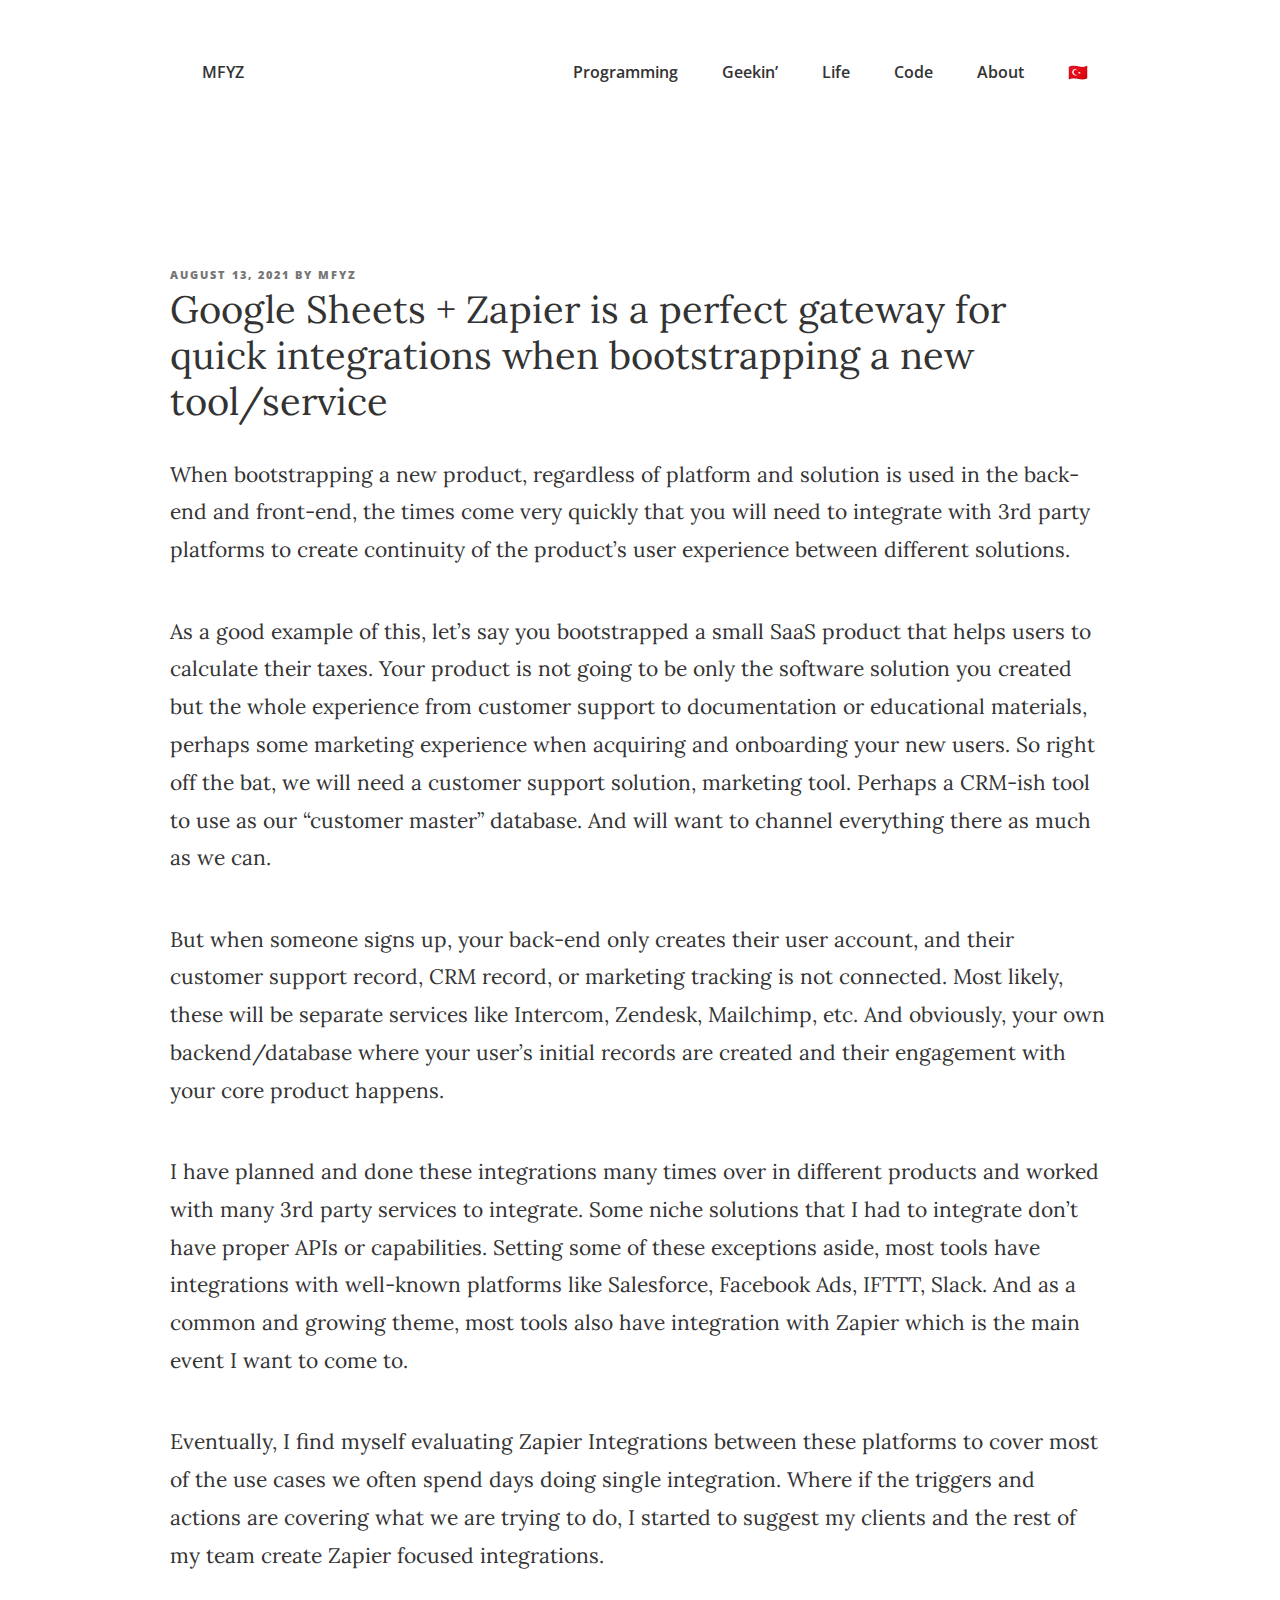
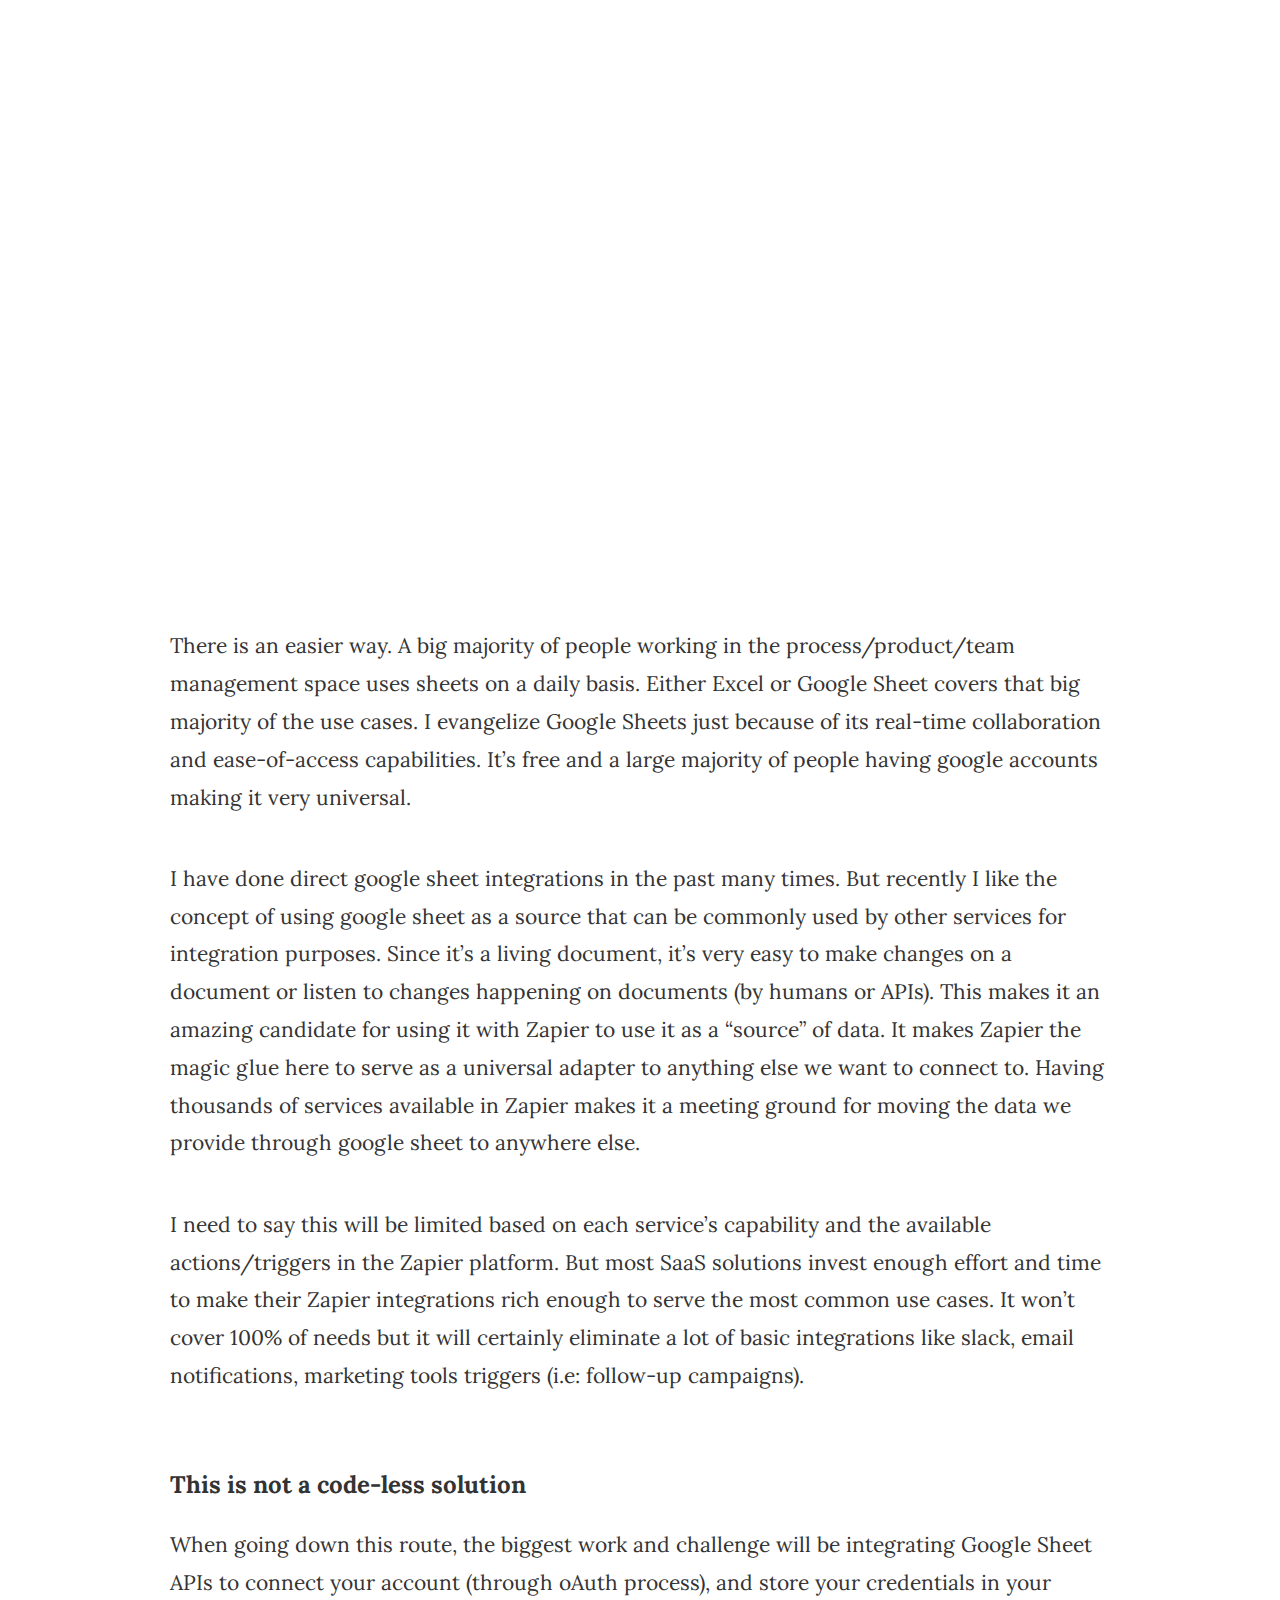
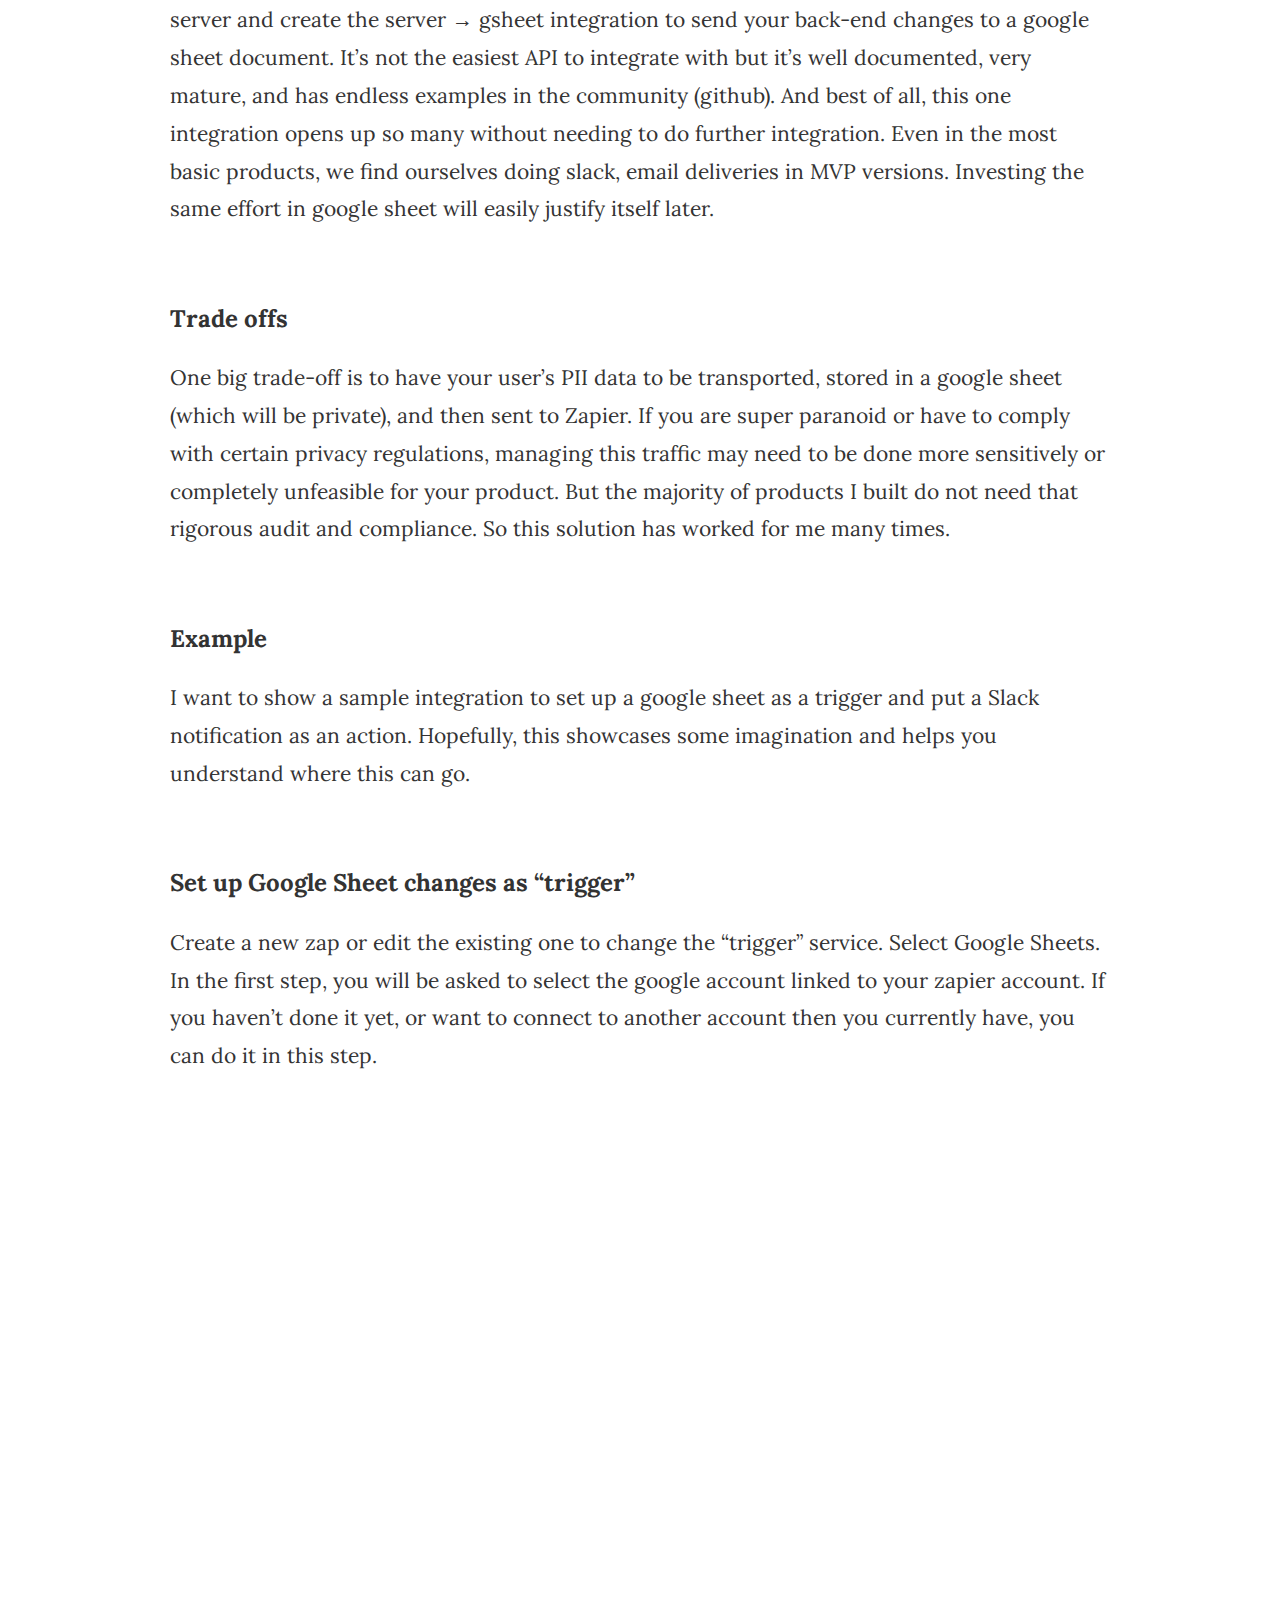
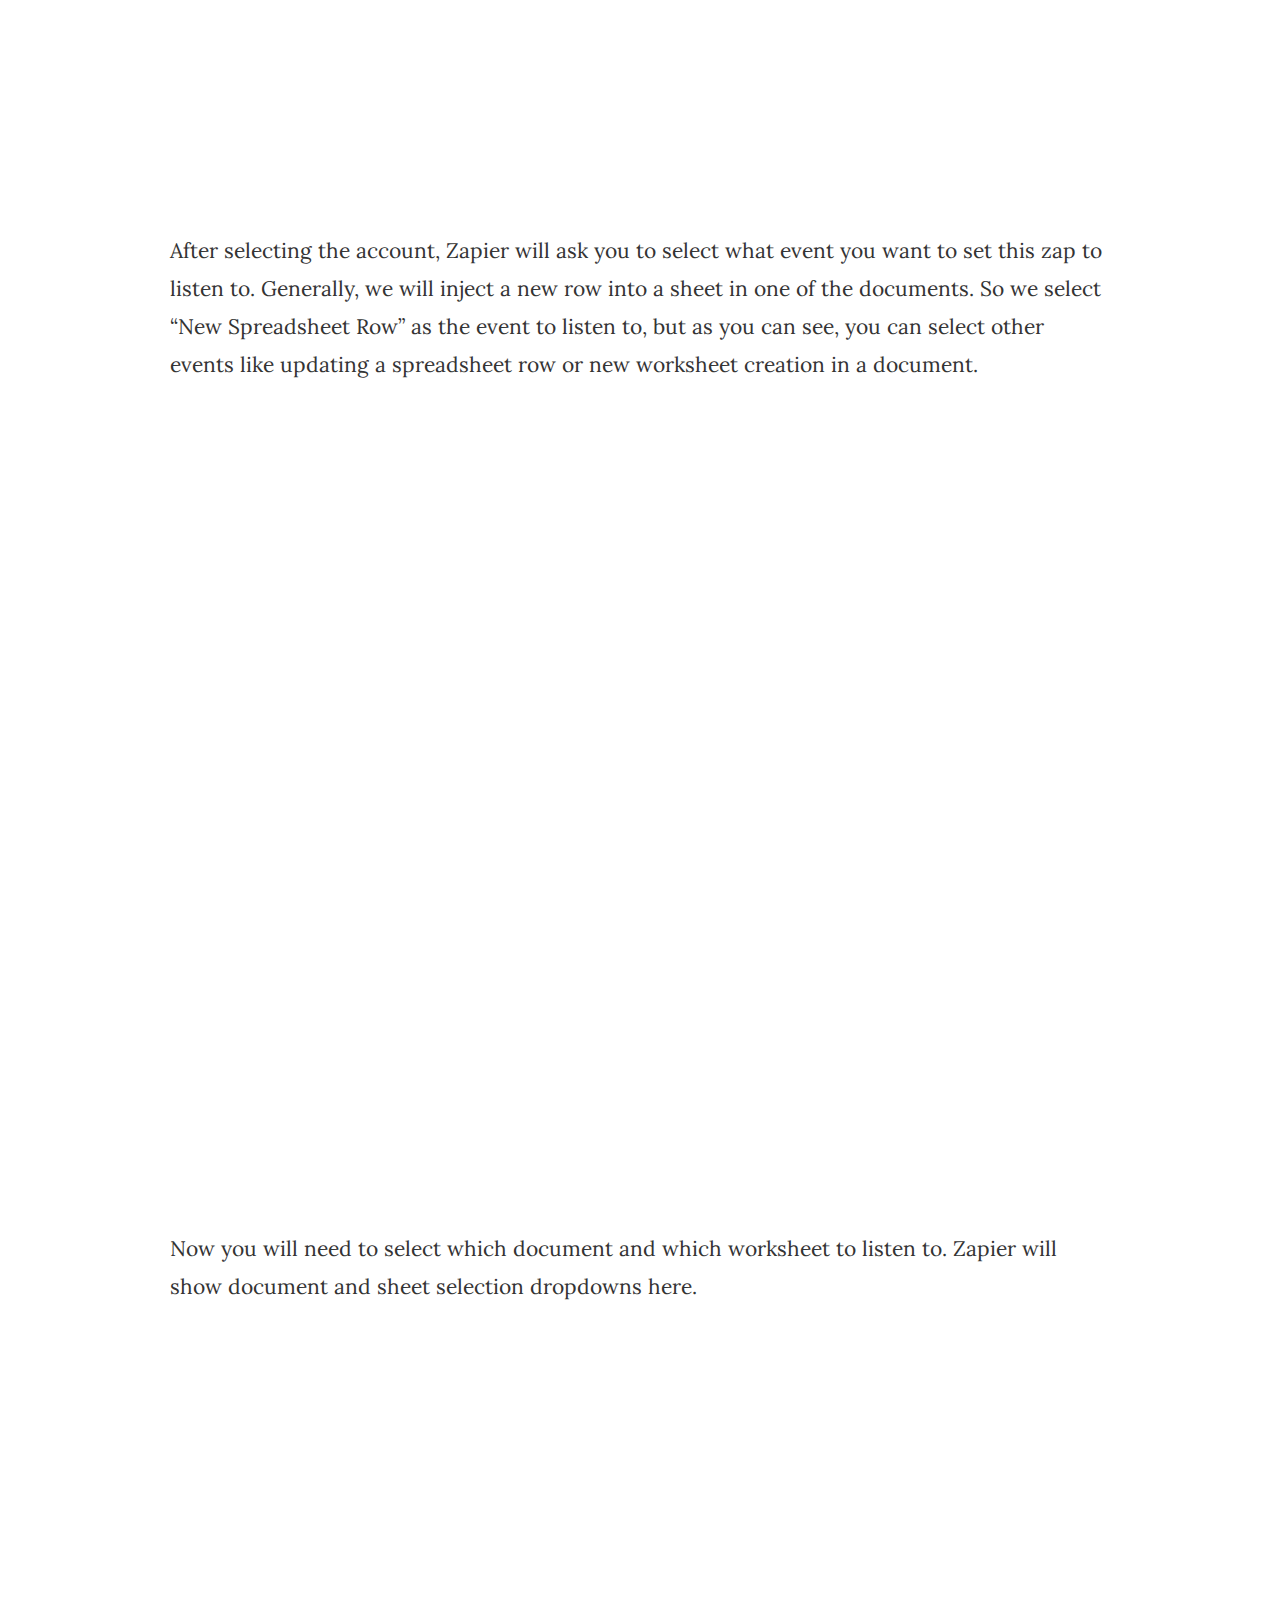
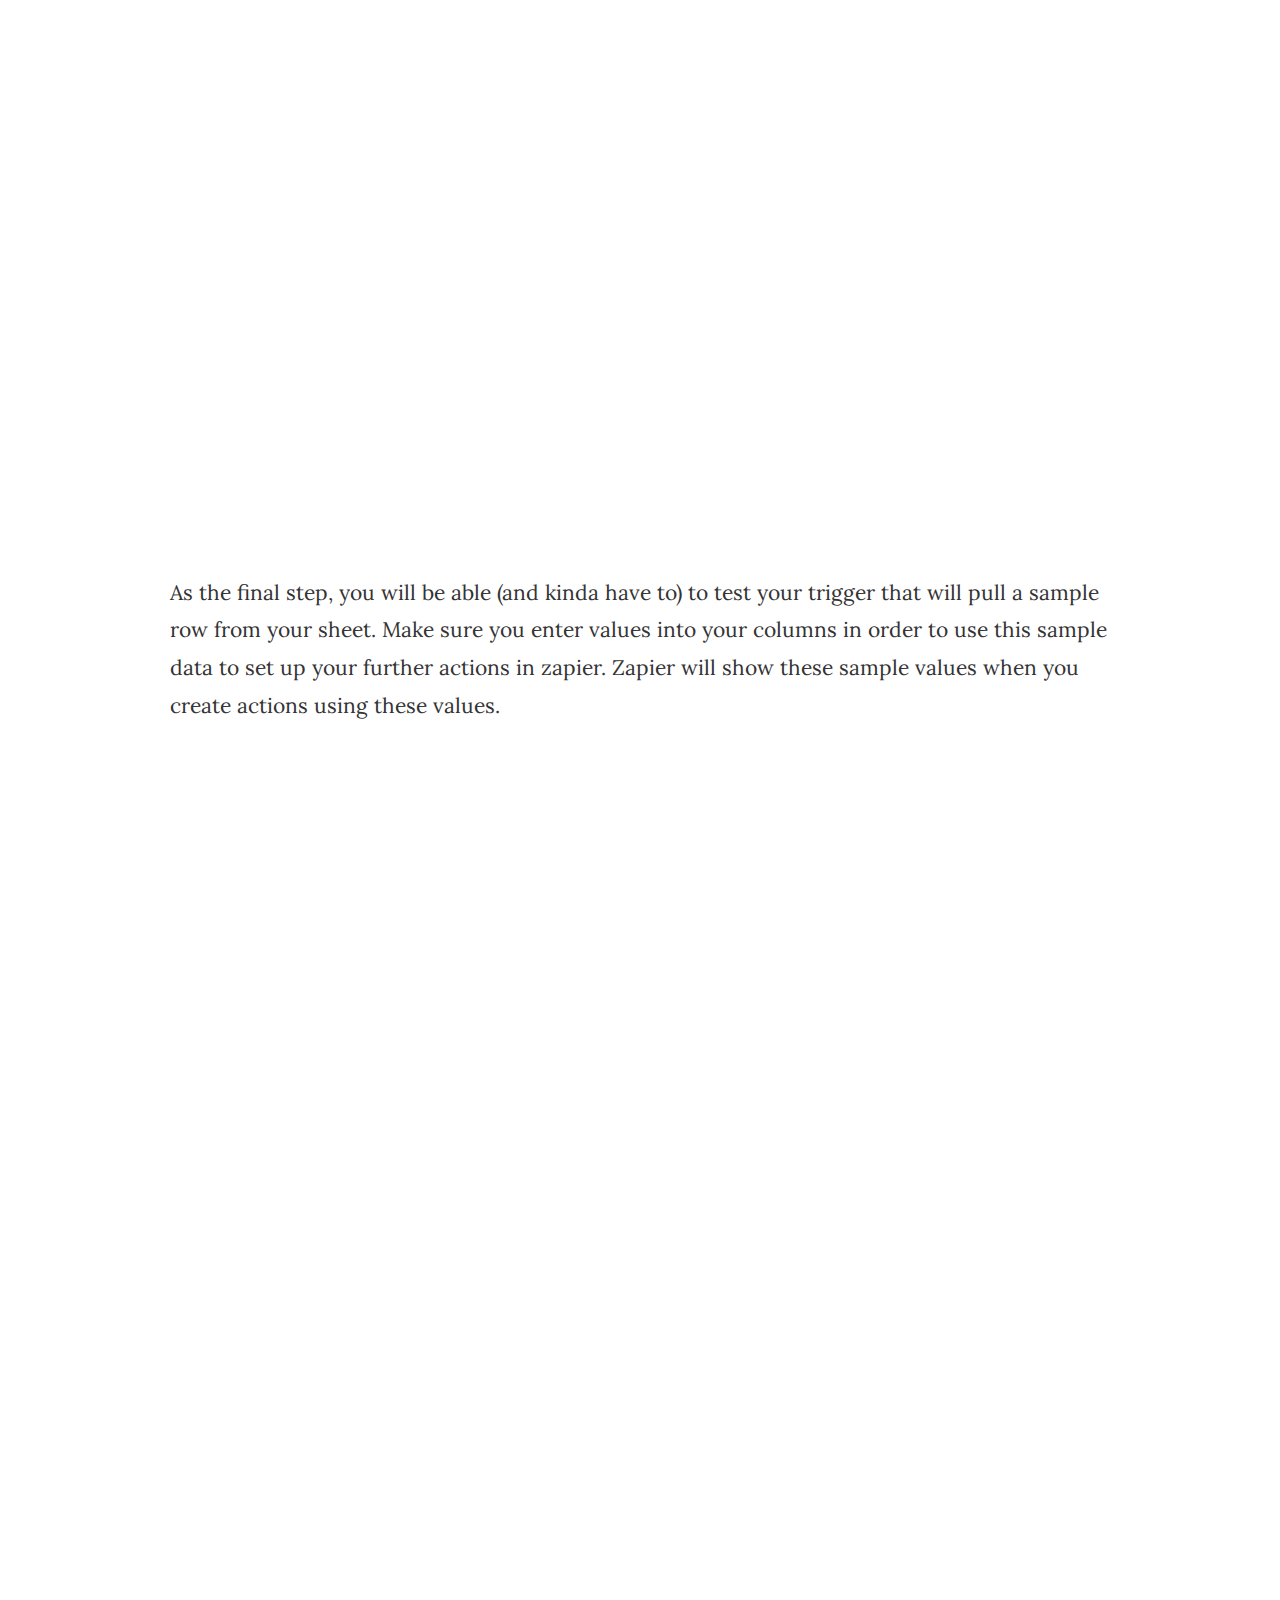
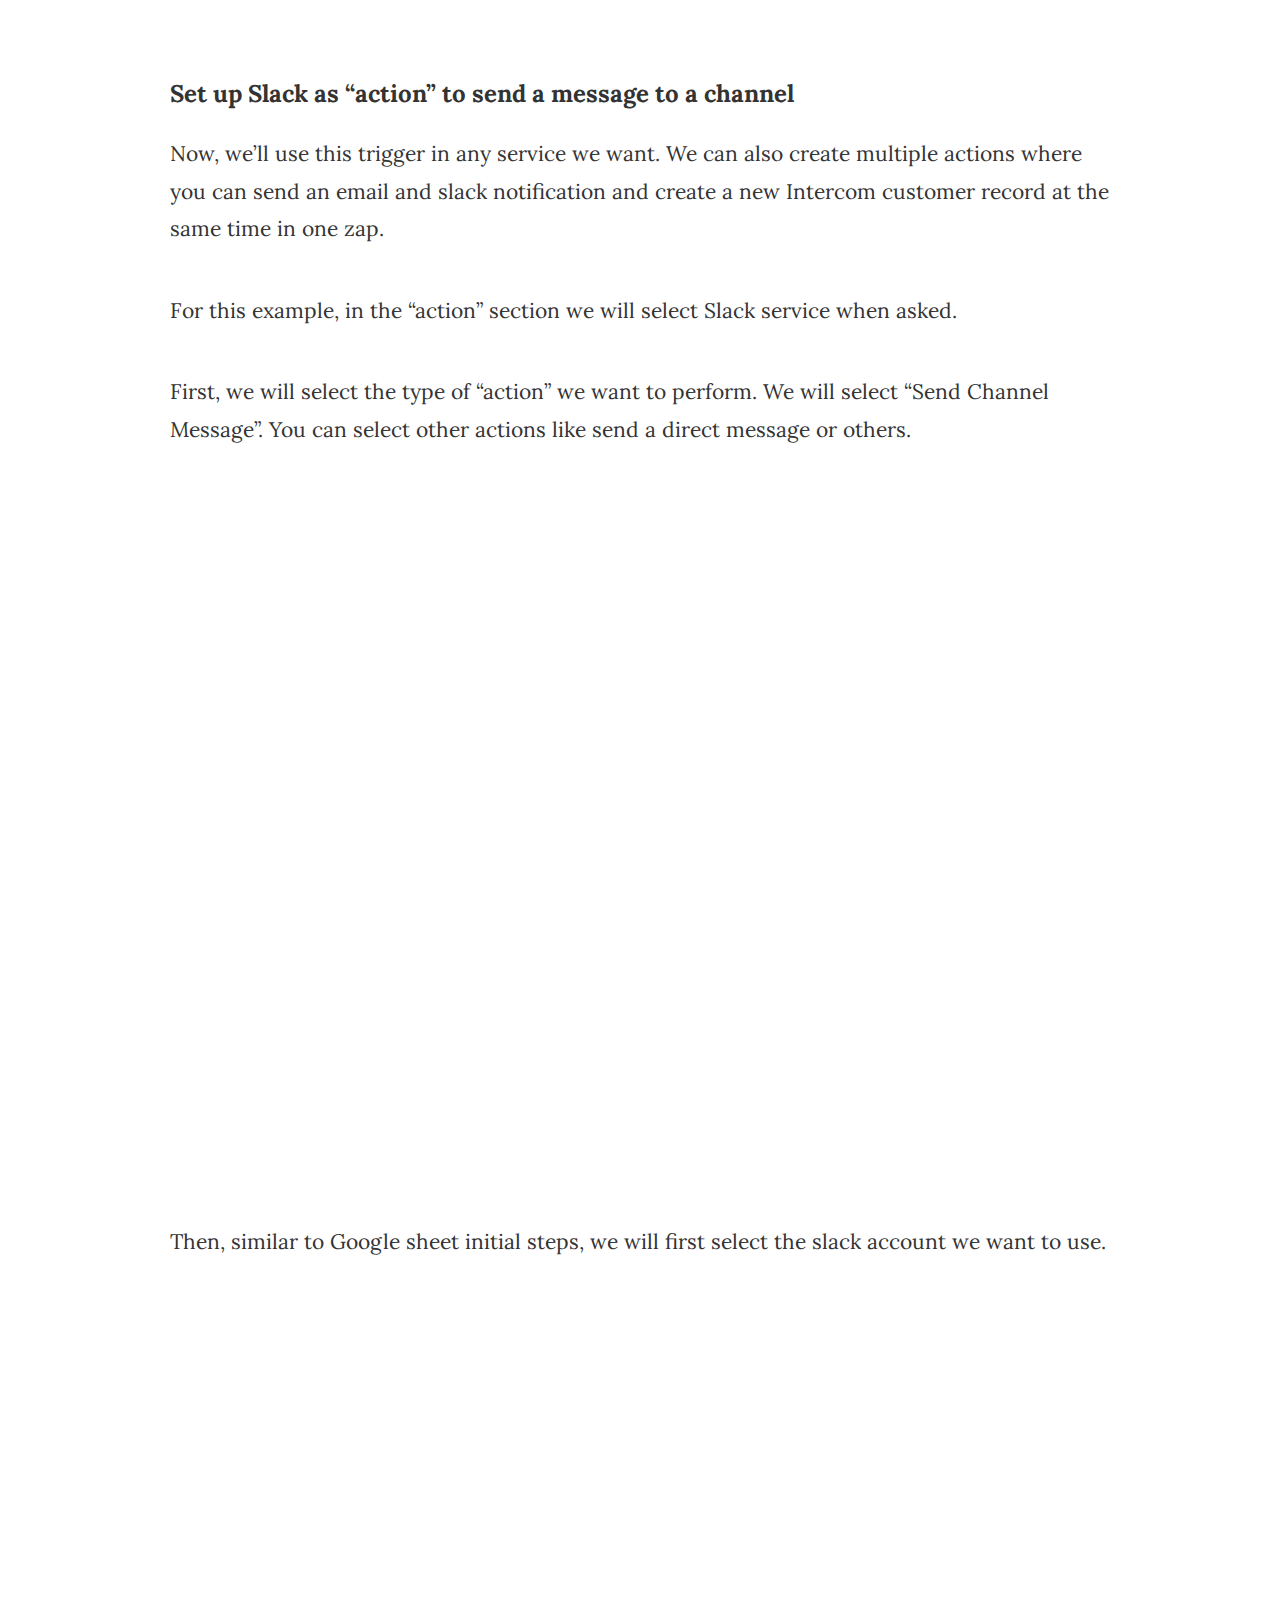
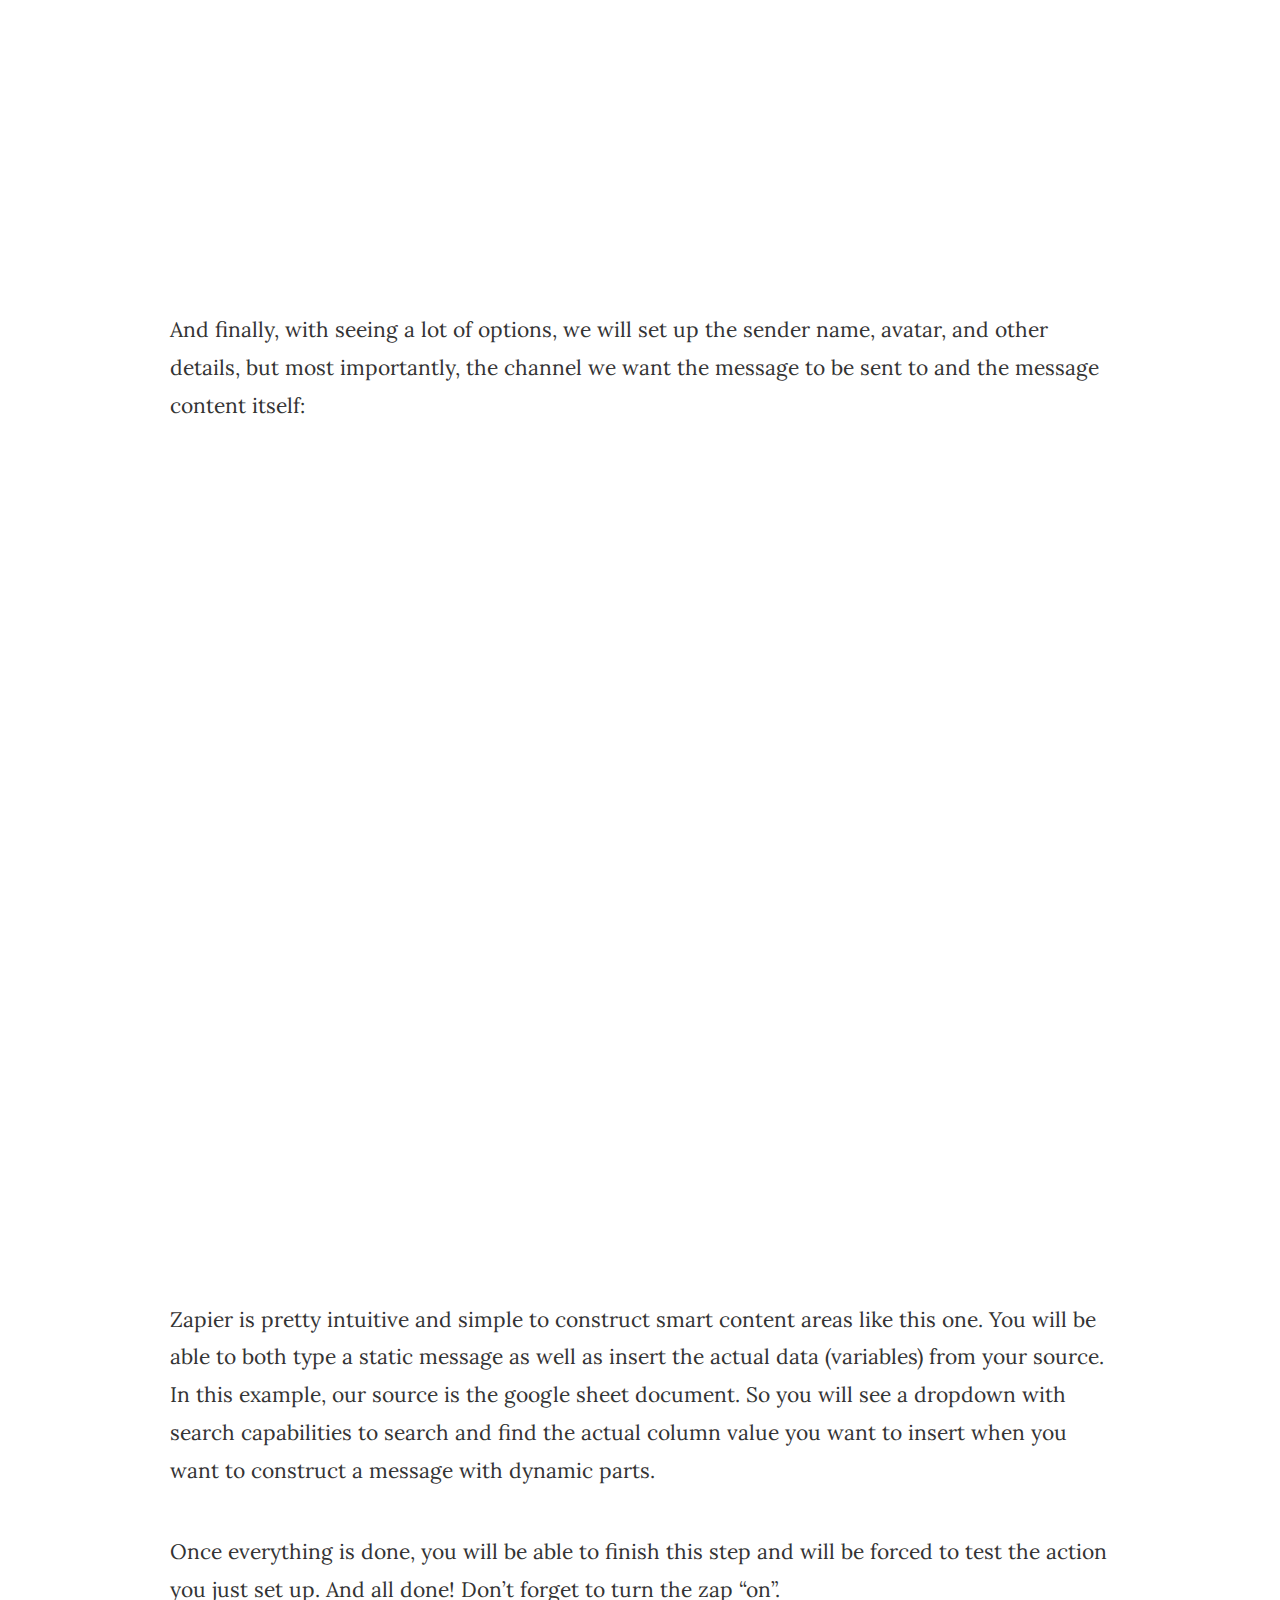
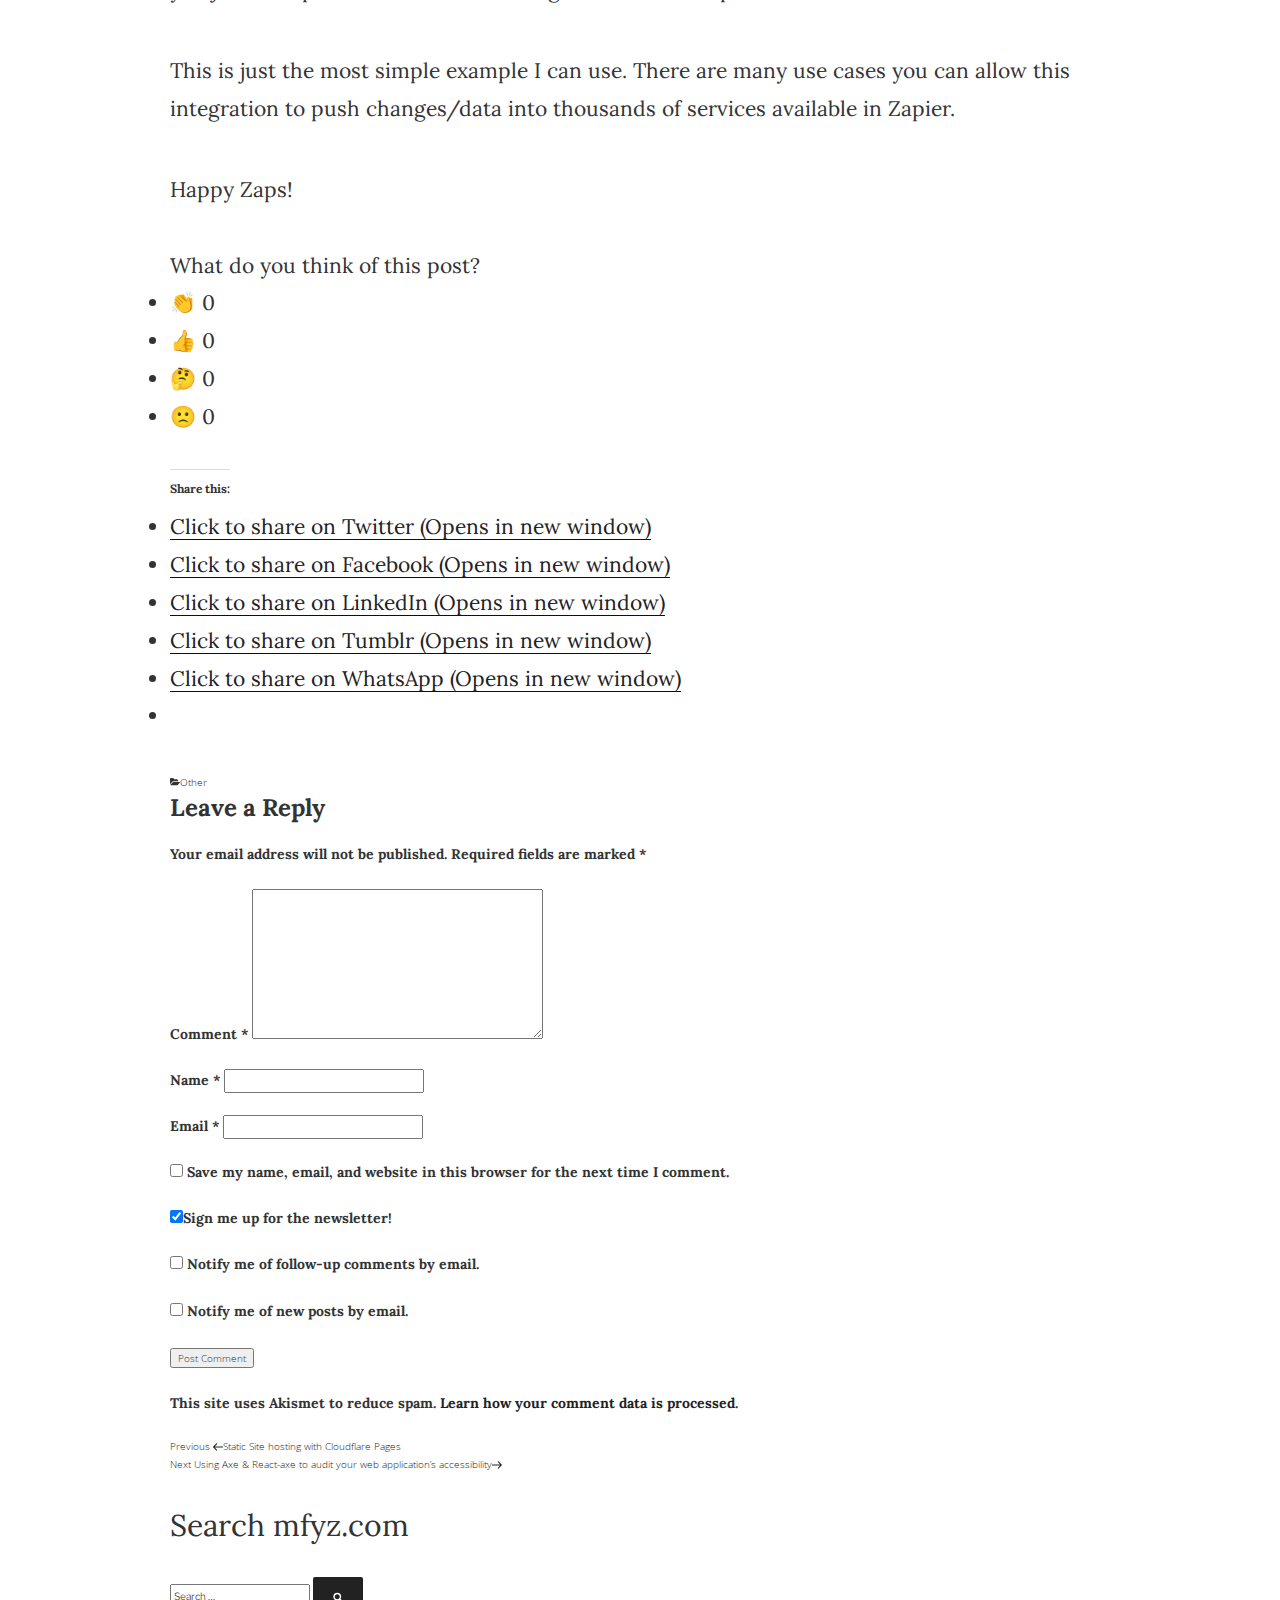
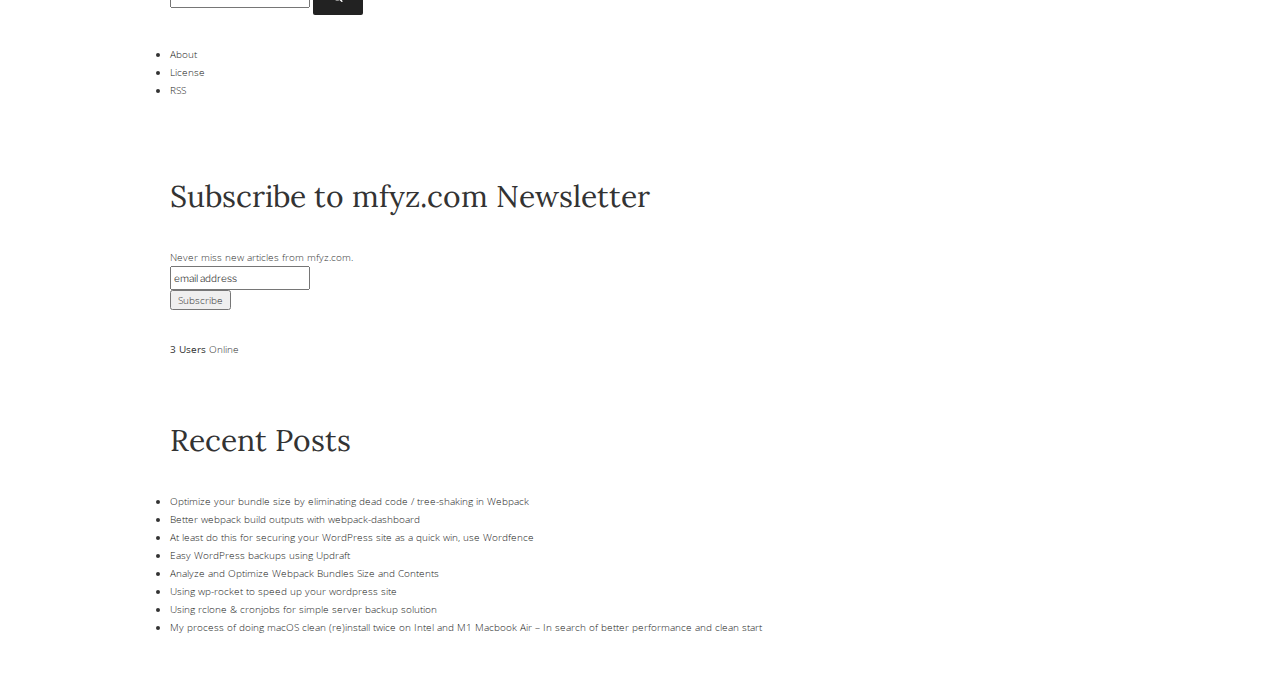
<file: assets/img/brands/zapier.html>
<!DOCTYPE html>
<html lang="en-US" class="no-js no-svg">
<head>
<meta charset="UTF-8">
<meta name="viewport" content="width=device-width, initial-scale=1">
<link rel="profile" href="https://gmpg.org/xfn/11">
<meta name='robots' content='index, follow, max-image-preview:large, max-snippet:-1, max-video-preview:-1' />

<title>Google Sheets + Zapier is a perfect gateway for quick integrations when bootstrapping a new tool/service &ndash; mfyz</title><style id="rocket-critical-css">:root{--wp-admin-theme-color:#007cba;--wp-admin-theme-color-darker-10:#006ba1;--wp-admin-theme-color-darker-20:#005a87}html{font-family:sans-serif;line-height:1.15;-ms-text-size-adjust:100%;-webkit-text-size-adjust:100%}body{margin:0}article,aside,header,nav,section{display:block}h1{font-size:2em;margin:.67em 0}main{display:block}a{background-color:transparent;-webkit-text-decoration-skip:objects}svg:not(:root){overflow:hidden}button,input{font-family:sans-serif;font-size:100%;line-height:1.15;margin:0}button,input{overflow:visible}button{text-transform:none}button{-webkit-appearance:button}button::-moz-focus-inner{border-style:none;padding:0}button:-moz-focusring{outline:1px dotted ButtonText}::-webkit-file-upload-button{-webkit-appearance:button;font:inherit}.screen-reader-text{clip:rect(1px,1px,1px,1px);height:1px;overflow:hidden;position:absolute!important;width:1px;word-wrap:normal!important}.entry-content:before,.entry-content:after,.site-header:before,.site-header:after,.site-content:before,.site-content:after,.widget-area:before,.widget-area:after,.widget:before,.widget:after{content:"";display:table;table-layout:fixed}.entry-content:after,.site-header:after,.site-content:after,.widget-area:after,.widget:after{clear:both}body,button,input{color:#333;font-family:libre franklin,helvetica neue,helvetica,arial,sans-serif;font-size:15px;font-size:.9375rem;font-weight:400;line-height:1.66}h1,h3{clear:both;line-height:1.4;margin:0 0 .75em;padding:1.5em 0 0}h3:first-child{padding-top:0}h1{font-size:24px;font-size:1.5rem;font-weight:300}h3{color:#333;font-size:18px;font-size:1.125rem;font-weight:300}p{margin:0 0 1.5em;padding:0}em{font-style:italic}:focus{outline:none}button{background-color:#222;border:0;-webkit-border-radius:2px;border-radius:2px;-webkit-box-shadow:none;box-shadow:none;color:#fff;display:inline-block;font-size:14px;font-size:.875rem;font-weight:800;line-height:1;padding:1em 2em;text-shadow:none}::-webkit-input-placeholder{color:#333;font-family:libre franklin,helvetica neue,helvetica,arial,sans-serif}:-moz-placeholder{color:#333;font-family:libre franklin,helvetica neue,helvetica,arial,sans-serif}::-moz-placeholder{color:#333;font-family:libre franklin,helvetica neue,helvetica,arial,sans-serif;opacity:1}:-ms-input-placeholder{color:#333;font-family:libre franklin,helvetica neue,helvetica,arial,sans-serif}ul{margin:0 0 1.5em;padding:0}ul{list-style:disc}a{color:#222;text-decoration:none}.entry-content a{-webkit-box-shadow:inset 0 -1px 0 #0f0f0f;box-shadow:inset 0 -1px 0 #0f0f0f}.entry-meta a{-webkit-box-shadow:inset 0 -1px 0 #fff;box-shadow:inset 0 -1px 0 #fff;text-decoration:none}.navigation-top{background:#fff;border-bottom:1px solid #eee;border-top:1px solid #eee;font-size:16px;font-size:1rem;position:relative}.navigation-top .wrap{max-width:1000px;padding:0}.navigation-top a{color:#222;font-weight:600}.main-navigation{clear:both;display:block}.main-navigation ul{background:#fff;list-style:none;margin:0;padding:0 1.5em;text-align:left}.main-navigation>div>ul{border-top:1px solid #eee;padding:.75em 1.695em}.main-navigation li{border-bottom:1px solid #eee;position:relative}.main-navigation li:last-child{border:0}.main-navigation a{display:block;padding:.5em 0;text-decoration:none}.menu-toggle{background-color:transparent;border:0;-webkit-box-shadow:none;box-shadow:none;color:#222;display:none;font-size:14px;font-size:.875rem;font-weight:800;line-height:1.5;margin:1px auto 2px;padding:1em;text-shadow:none}.menu-toggle .icon{margin-right:.5em;top:-2px}.menu-toggle .icon-close{display:none}html{-webkit-box-sizing:border-box;-moz-box-sizing:border-box;box-sizing:border-box}*,*:before,*:after{-webkit-box-sizing:inherit;-moz-box-sizing:inherit;box-sizing:inherit}body{background:#fff}#page{position:relative;word-wrap:break-word}.wrap{margin-left:auto;margin-right:auto;max-width:700px;padding-left:2em;padding-right:2em}.wrap:after{clear:both;content:"";display:block}#masthead .wrap{position:relative}.site-header{position:relative}.site-branding{padding:1em 0;position:relative;z-index:3;display:none}.site-branding a{text-decoration:none}.site-title{clear:none;font-size:24px;font-size:1.5rem;font-weight:800;line-height:1.25;letter-spacing:.08em;margin:0;padding:0;text-transform:uppercase}.site-title,.site-title a{color:#222;opacity:1}.site-description{color:#666;font-size:13px;font-size:.8125rem;margin-bottom:0}.custom-header{position:relative}.custom-header-media{bottom:0;left:0;overflow:hidden;position:absolute;right:0;top:0;width:100%}.custom-header-media:before{background:-moz-linear-gradient(to top,rgba(0,0,0,0) 0%,rgba(0,0,0,0.3) 75%,rgba(0,0,0,0.3) 100%);background:-webkit-linear-gradient(to top,rgba(0,0,0,0) 0%,rgba(0,0,0,0.3) 75%,rgba(0,0,0,0.3) 100%);background:linear-gradient(to bottom,rgba(0,0,0,0) 0%,rgba(0,0,0,0.3) 75%,rgba(0,0,0,0.3) 100%);filter:progid:DXImageTransform.Microsoft.gradient(startColorstr="#00000000",endColorstr="#4d000000",GradientType=0);bottom:0;content:"";display:block;height:100%;left:0;position:absolute;right:0;z-index:2}body:not(.has-header-image):not(.has-header-video) .custom-header-media{display:none}.site-content-contain{background-color:#fff;position:relative}.entry-header .entry-title{margin-bottom:.25em}.entry-title:not(:first-child){padding-top:0}.entry-meta{color:#767676;font-size:11px;font-size:.6875rem;font-weight:800;letter-spacing:.1818em;padding-bottom:.25em;text-transform:uppercase}.entry-meta a{color:#767676}.byline,.updated:not(.published){display:none}.single .byline{display:inline}body:not(.twentyseventeen-front-page) .entry-header{padding:1em 0}body:not(.twentyseventeen-front-page) .entry-header,body:not(.twentyseventeen-front-page) .entry-content{margin-left:auto;margin-right:auto}body:not(.twentyseventeen-front-page) .entry-header{padding-top:0}#secondary{display:none;padding:1em 0 2em}.widget{padding-bottom:3em}.widget_text{word-wrap:break-word}iframe{margin-bottom:1.5em;max-width:100%}.icon{display:inline-block;fill:currentColor;height:1em;position:relative;top:-.0625em;vertical-align:middle;width:1em}@media screen and (min-width:30em){body,button,input{font-size:18px;font-size:1.125rem}h1{font-size:30px;font-size:1.875rem}h3{font-size:22px;font-size:1.375rem}.site-branding{padding:3em 0}}@media screen and (min-width:48em){body,button,input{font-size:16px;font-size:1rem;line-height:1.5}.wrap{max-width:1000px;padding-left:3em;padding-right:3em}.site-branding{margin-bottom:0}.custom-header-media{height:165px;position:relative}.site-title{font-size:36px;font-size:2.25rem}.site-description{font-size:16px;font-size:1rem}.navigation-top{bottom:0;font-size:16px;left:0;position:absolute;right:0;width:100%;z-index:3}.navigation-top .wrap{max-width:1000px;padding:.75em 3.4166666666667em}.navigation-top nav{margin-left:-1.25em}.main-navigation{width:auto}.main-navigation ul{background:0 0;padding:0}.main-navigation>div>ul{border:0;margin-bottom:0;padding:0}.main-navigation li{border:0;display:inline-block}.main-navigation a{padding:1em 1.25em}.single-post .entry-title{font-size:26px;font-size:1.625rem}#secondary{font-size:14px;font-size:.875rem;line-height:1.6}}@media screen and (min-width:67em){.navigation-top .wrap{padding:.75em 2em}.navigation-top nav{margin-left:0}}.navigation-top{border:0;margin-top:30px}.navigation-controls{display:block;position:relative}.navigation-controls button{margin:0}.mfyz-logo:after{position:absolute;content:'';width:1px;height:1px;background:url(https://mfyz.com/wp-content/themes/mfyz/assets/images/home.svg);opacity:0}.mfyz-logo{text-indent:-999px;position:absolute;left:100px;top:0;right:100px;bottom:0;background:url(https://mfyz.com/wp-content/themes/mfyz/assets/images/star-icon.svg) no-repeat center center;background-size:auto 40%}.navigation-top a{color:#333}.navigation-top .menu-main-menu-container{float:right}.main-navigation button{color:#333;outline:none;border:0}.main-navigation .icon{color:#333}.navigation-top,.main-navigation>div>ul{border-top-color:#333}.navigation-top,.main-navigation li{border-bottom-color:#333}.navigation-top,.main-navigation ul{background:#fff}.site-navigation-fixed.navigation-top{bottom:auto;top:0;width:100%;z-index:7}a{outline:none}#page{padding-top:0}#content{padding-top:150px}.site-header .custom-header{display:none}.reaction_buttons ul li .braces{display:none}.sharedaddy.jetpack-likes-widget-wrapper{display:none}@media screen and (min-width:48em){.navigation-controls{display:inline-block;height:auto}.mfyz-logo{position:static;left:0;right:0;text-indent:0;height:auto;background-position:left center;padding-left:30px!important}.menu-main-menu-container,.menu-main-menu-container ul{display:inline-block}}@media screen and (max-width:48em){#site-navigation .navigation-controls .menu-toggle{margin-left:10px}.navigation-top #top-menu{margin-top:20px}.navigation-top .menu-main-menu-container{float:none}.navigation-top,.main-navigation>div>ul,.navigation-top,.main-navigation li{border-color:#efefef}#content{padding-top:50px}}body{font-size:16px}h1{font-size:30px;font-size:1.875rem}h3{font-size:22px;font-size:1.375rem}.site-content{padding:6.5em 0 0}.custom-header{overflow:hidden}.custom-header-media{background-position:bottom center}.site-branding{padding:45px 0}.site-title{font-size:36px;font-weight:700}.site-description{font-size:16px}.navigation-top{background:#fff;position:relative;z-index:10}.menu-toggle{width:150px}.main-navigation ul#top-menu{margin-bottom:-1px;padding:0}time.updated{display:none}time.published{display:inline-block}.single-post .entry-title,.entry-meta+.entry-title{font-size:26px;font-weight:400;letter-spacing:normal;padding-top:0;text-transform:none}#content div.sharedaddy,#main div.sharedaddy,div.sharedaddy{clear:both}div.sharedaddy h3.sd-title{margin:0 0 1em 0;display:inline-block;line-height:1.2;font-size:9pt;font-weight:700}div.sharedaddy h3.sd-title:before{content:"";display:block;width:100%;min-width:30px;border-top:1px solid #ddd;margin-bottom:1em}div.jetpack-likes-widget-wrapper{width:100%;min-height:50px;position:relative}div.jetpack-likes-widget-wrapper .sd-link-color{font-size:12px}#likes-other-gravatars{display:none;position:absolute;padding:10px 10px 12px 10px;background-color:#2e4453;border-width:0;box-shadow:0 0 10px #2e4453;box-shadow:0 0 10px rgba(46,68,83,.6);min-width:130px;z-index:1000}#likes-other-gravatars *{line-height:normal}#likes-other-gravatars .likes-text{color:#fff;font-size:12px;padding-bottom:8px}#likes-other-gravatars ul{margin:0;padding:0;text-indent:0;list-style-type:none}#likes-other-gravatars ul.wpl-avatars{overflow:auto;display:block;max-height:190px}.post-likes-widget-placeholder{margin:0;border-width:0;position:relative}.post-likes-widget-placeholder .button{display:none}.post-likes-widget-placeholder .loading{color:#999;font-size:12px}#jp-relatedposts{display:none;padding-top:1em;margin:1em 0;position:relative;clear:both}.jp-relatedposts:after{content:'';display:block;clear:both}#jp-relatedposts h3.jp-relatedposts-headline{margin:0 0 1em 0;display:inline-block;float:left;font-size:9pt;font-weight:700;font-family:inherit}#jp-relatedposts h3.jp-relatedposts-headline em:before{content:"";display:block;width:100%;min-width:30px;border-top:1px solid #ddd;border-top:1px solid rgba(0,0,0,.2);margin-bottom:1em}#jp-relatedposts h3.jp-relatedposts-headline em{font-style:normal;font-weight:700}#content div.sharedaddy,#main div.sharedaddy,div.sharedaddy{clear:both}div.sharedaddy h3.sd-title{margin:0 0 1em 0;display:inline-block;line-height:1.2;font-size:9pt;font-weight:700}div.sharedaddy h3.sd-title:before{content:"";display:block;width:100%;min-width:30px;border-top:1px solid #ddd;margin-bottom:1em}.screen-reader-text{border:0;clip:rect(1px,1px,1px,1px);-webkit-clip-path:inset(50%);clip-path:inset(50%);height:1px;margin:-1px;overflow:hidden;padding:0;position:absolute!important;width:1px;word-wrap:normal!important}.screen-reader-text{border:0;clip:rect(1px,1px,1px,1px);-webkit-clip-path:inset(50%);clip-path:inset(50%);height:1px;margin:-1px;overflow:hidden;padding:0;position:absolute!important;width:1px;word-wrap:normal!important}</style><link rel="preload" href="https://mfyz.com/wp-content/cache/min/1/57fee004d65c7446a4eb3f27853547d4.css" data-rocket-async="style" as="style" onload="this.onload=null;this.rel='stylesheet'" media="all" data-minify="1" />
<link rel="canonical" href="https://mfyz.com/google-sheets-zapier-is-a-perfect-gateway-for-quick-integrations-when-bootstrapping-a-new-tool-service-2/" />
<meta property="og:locale" content="en_US" />
<meta property="og:type" content="article" />
<meta property="og:title" content="Google Sheets + Zapier is a perfect gateway for quick integrations when bootstrapping a new tool/service &ndash; mfyz" />
<meta property="og:description" content="When bootstrapping a new product, regardless of platform and solution is used in the back-end and front-end, the times come very quickly that you will need to integrate with 3rd party platforms to create continuity of the product’s user experience between different solutions. As a good example of this, let’s say you bootstrapped a small &hellip; Continue reading &quot;Google Sheets + Zapier is a perfect gateway for quick integrations when bootstrapping a new tool/service&quot;" />
<meta property="og:url" content="https://mfyz.com/google-sheets-zapier-is-a-perfect-gateway-for-quick-integrations-when-bootstrapping-a-new-tool-service-2/" />
<meta property="og:site_name" content="mfyz" />
<meta property="article:published_time" content="2021-08-13T14:52:00+00:00" />
<meta property="article:modified_time" content="2021-08-13T14:52:03+00:00" />
<meta property="og:image" content="https://mfyz.com/wp-content/uploads/2021/08/whatsapp_zapier_integration.png" />
<meta name="twitter:card" content="summary" />
<meta name="twitter:label1" content="Written by" />
<meta name="twitter:data1" content="mfyz" />
<meta name="twitter:label2" content="Est. reading time" />
<meta name="twitter:data2" content="8 minutes" />
<script type="application/ld+json" class="yoast-schema-graph">{"@context":"https://schema.org","@graph":[{"@type":"WebSite","@id":"https://mfyz.com/#website","url":"https://mfyz.com/","name":"mfyz","description":"A digital creator: Mehmet Fatih Yıldız&#039;s notes on software engineering, digital design, project and team management","publisher":{"@id":"https://mfyz.com/#/schema/person/50ab0d541a26353e634c896d2951c5ce"},"potentialAction":[{"@type":"SearchAction","target":{"@type":"EntryPoint","urlTemplate":"https://mfyz.com/?s={search_term_string}"},"query-input":"required name=search_term_string"}],"inLanguage":"en-US"},{"@type":"ImageObject","inLanguage":"en-US","@id":"https://mfyz.com/google-sheets-zapier-is-a-perfect-gateway-for-quick-integrations-when-bootstrapping-a-new-tool-service-2/#primaryimage","url":"https://mfyz.com/wp-content/uploads/2021/08/whatsapp_zapier_integration.png","contentUrl":"https://mfyz.com/wp-content/uploads/2021/08/whatsapp_zapier_integration.png","width":500,"height":500},{"@type":"WebPage","@id":"https://mfyz.com/google-sheets-zapier-is-a-perfect-gateway-for-quick-integrations-when-bootstrapping-a-new-tool-service-2/#webpage","url":"https://mfyz.com/google-sheets-zapier-is-a-perfect-gateway-for-quick-integrations-when-bootstrapping-a-new-tool-service-2/","name":"Google Sheets + Zapier is a perfect gateway for quick integrations when bootstrapping a new tool/service &ndash; mfyz","isPartOf":{"@id":"https://mfyz.com/#website"},"primaryImageOfPage":{"@id":"https://mfyz.com/google-sheets-zapier-is-a-perfect-gateway-for-quick-integrations-when-bootstrapping-a-new-tool-service-2/#primaryimage"},"datePublished":"2021-08-13T14:52:00+00:00","dateModified":"2021-08-13T14:52:03+00:00","breadcrumb":{"@id":"https://mfyz.com/google-sheets-zapier-is-a-perfect-gateway-for-quick-integrations-when-bootstrapping-a-new-tool-service-2/#breadcrumb"},"inLanguage":"en-US","potentialAction":[{"@type":"ReadAction","target":["https://mfyz.com/google-sheets-zapier-is-a-perfect-gateway-for-quick-integrations-when-bootstrapping-a-new-tool-service-2/"]}]},{"@type":"BreadcrumbList","@id":"https://mfyz.com/google-sheets-zapier-is-a-perfect-gateway-for-quick-integrations-when-bootstrapping-a-new-tool-service-2/#breadcrumb","itemListElement":[{"@type":"ListItem","position":1,"name":"Home","item":"https://mfyz.com/"},{"@type":"ListItem","position":2,"name":"Google Sheets + Zapier is a perfect gateway for quick integrations when bootstrapping a new tool/service"}]},{"@type":"Article","@id":"https://mfyz.com/google-sheets-zapier-is-a-perfect-gateway-for-quick-integrations-when-bootstrapping-a-new-tool-service-2/#article","isPartOf":{"@id":"https://mfyz.com/google-sheets-zapier-is-a-perfect-gateway-for-quick-integrations-when-bootstrapping-a-new-tool-service-2/#webpage"},"author":{"@id":"https://mfyz.com/#/schema/person/50ab0d541a26353e634c896d2951c5ce"},"headline":"Google Sheets + Zapier is a perfect gateway for quick integrations when bootstrapping a new tool/service","datePublished":"2021-08-13T14:52:00+00:00","dateModified":"2021-08-13T14:52:03+00:00","mainEntityOfPage":{"@id":"https://mfyz.com/google-sheets-zapier-is-a-perfect-gateway-for-quick-integrations-when-bootstrapping-a-new-tool-service-2/#webpage"},"wordCount":1372,"commentCount":0,"publisher":{"@id":"https://mfyz.com/#/schema/person/50ab0d541a26353e634c896d2951c5ce"},"image":{"@id":"https://mfyz.com/google-sheets-zapier-is-a-perfect-gateway-for-quick-integrations-when-bootstrapping-a-new-tool-service-2/#primaryimage"},"thumbnailUrl":"https://mfyz.com/wp-content/uploads/2021/08/whatsapp_zapier_integration.png","articleSection":["Other"],"inLanguage":"en-US","potentialAction":[{"@type":"CommentAction","name":"Comment","target":["https://mfyz.com/google-sheets-zapier-is-a-perfect-gateway-for-quick-integrations-when-bootstrapping-a-new-tool-service-2/#respond"]}]},{"@type":["Person","Organization"],"@id":"https://mfyz.com/#/schema/person/50ab0d541a26353e634c896d2951c5ce","name":"mfyz","image":{"@type":"ImageObject","inLanguage":"en-US","@id":"https://mfyz.com/#/schema/person/image/","url":"https://secure.gravatar.com/avatar/4666d51ae35cde2e34c6697891e736ad?s=96&d=blank&r=g","contentUrl":"https://secure.gravatar.com/avatar/4666d51ae35cde2e34c6697891e736ad?s=96&d=blank&r=g","caption":"mfyz"},"logo":{"@id":"https://mfyz.com/#/schema/person/image/"},"sameAs":["https://mfyz.net"]}]}</script>

<link rel="amphtml" href="https://mfyz.com/google-sheets-zapier-is-a-perfect-gateway-for-quick-integrations-when-bootstrapping-a-new-tool-service-2/amp/" /><meta name="generator" content="AMP for WP 1.0.77.6" /><link rel='dns-prefetch' href='//secure.gravatar.com' />
<link rel='dns-prefetch' href='//www.googletagmanager.com' />
<link rel='dns-prefetch' href='//fonts.googleapis.com' />
<link rel='dns-prefetch' href='//v0.wordpress.com' />
<link rel='dns-prefetch' href='//widgets.wp.com' />
<link rel='dns-prefetch' href='//s0.wp.com' />
<link rel='dns-prefetch' href='//0.gravatar.com' />
<link rel='dns-prefetch' href='//1.gravatar.com' />
<link rel='dns-prefetch' href='//2.gravatar.com' />
<link rel='dns-prefetch' href='//c0.wp.com' />
<link rel='dns-prefetch' href='//res.cloudinary.com' />
<link href='https://fonts.gstatic.com' crossorigin rel='preconnect' />
<link rel='preconnect' href='https://res.cloudinary.com' />
<link rel="alternate" type="application/rss+xml" title="mfyz &raquo; Feed" href="https://mfyz.com/feed/" />
<link rel="alternate" type="application/rss+xml" title="mfyz &raquo; Comments Feed" href="https://mfyz.com/comments/feed/" />
<link rel="alternate" type="application/rss+xml" title="mfyz &raquo; Google Sheets + Zapier is a perfect gateway for quick integrations when bootstrapping a new tool/service Comments Feed" href="https://mfyz.com/google-sheets-zapier-is-a-perfect-gateway-for-quick-integrations-when-bootstrapping-a-new-tool-service-2/feed/" />
<style type="text/css">
img.wp-smiley,
img.emoji {
	display: inline !important;
	border: none !important;
	box-shadow: none !important;
	height: 1em !important;
	width: 1em !important;
	margin: 0 0.07em !important;
	vertical-align: -0.1em !important;
	background: none !important;
	padding: 0 !important;
}
</style>
<style id='wp-block-library-inline-css' type='text/css'>
.has-text-align-justify{text-align:justify;}
</style>
<style id='global-styles-inline-css' type='text/css'>
body{--wp--preset--color--black: #000000;--wp--preset--color--cyan-bluish-gray: #abb8c3;--wp--preset--color--white: #ffffff;--wp--preset--color--pale-pink: #f78da7;--wp--preset--color--vivid-red: #cf2e2e;--wp--preset--color--luminous-vivid-orange: #ff6900;--wp--preset--color--luminous-vivid-amber: #fcb900;--wp--preset--color--light-green-cyan: #7bdcb5;--wp--preset--color--vivid-green-cyan: #00d084;--wp--preset--color--pale-cyan-blue: #8ed1fc;--wp--preset--color--vivid-cyan-blue: #0693e3;--wp--preset--color--vivid-purple: #9b51e0;--wp--preset--gradient--vivid-cyan-blue-to-vivid-purple: linear-gradient(135deg,rgba(6,147,227,1) 0%,rgb(155,81,224) 100%);--wp--preset--gradient--light-green-cyan-to-vivid-green-cyan: linear-gradient(135deg,rgb(122,220,180) 0%,rgb(0,208,130) 100%);--wp--preset--gradient--luminous-vivid-amber-to-luminous-vivid-orange: linear-gradient(135deg,rgba(252,185,0,1) 0%,rgba(255,105,0,1) 100%);--wp--preset--gradient--luminous-vivid-orange-to-vivid-red: linear-gradient(135deg,rgba(255,105,0,1) 0%,rgb(207,46,46) 100%);--wp--preset--gradient--very-light-gray-to-cyan-bluish-gray: linear-gradient(135deg,rgb(238,238,238) 0%,rgb(169,184,195) 100%);--wp--preset--gradient--cool-to-warm-spectrum: linear-gradient(135deg,rgb(74,234,220) 0%,rgb(151,120,209) 20%,rgb(207,42,186) 40%,rgb(238,44,130) 60%,rgb(251,105,98) 80%,rgb(254,248,76) 100%);--wp--preset--gradient--blush-light-purple: linear-gradient(135deg,rgb(255,206,236) 0%,rgb(152,150,240) 100%);--wp--preset--gradient--blush-bordeaux: linear-gradient(135deg,rgb(254,205,165) 0%,rgb(254,45,45) 50%,rgb(107,0,62) 100%);--wp--preset--gradient--luminous-dusk: linear-gradient(135deg,rgb(255,203,112) 0%,rgb(199,81,192) 50%,rgb(65,88,208) 100%);--wp--preset--gradient--pale-ocean: linear-gradient(135deg,rgb(255,245,203) 0%,rgb(182,227,212) 50%,rgb(51,167,181) 100%);--wp--preset--gradient--electric-grass: linear-gradient(135deg,rgb(202,248,128) 0%,rgb(113,206,126) 100%);--wp--preset--gradient--midnight: linear-gradient(135deg,rgb(2,3,129) 0%,rgb(40,116,252) 100%);--wp--preset--duotone--dark-grayscale: url('#wp-duotone-dark-grayscale');--wp--preset--duotone--grayscale: url('#wp-duotone-grayscale');--wp--preset--duotone--purple-yellow: url('#wp-duotone-purple-yellow');--wp--preset--duotone--blue-red: url('#wp-duotone-blue-red');--wp--preset--duotone--midnight: url('#wp-duotone-midnight');--wp--preset--duotone--magenta-yellow: url('#wp-duotone-magenta-yellow');--wp--preset--duotone--purple-green: url('#wp-duotone-purple-green');--wp--preset--duotone--blue-orange: url('#wp-duotone-blue-orange');--wp--preset--font-size--small: 13px;--wp--preset--font-size--medium: 20px;--wp--preset--font-size--large: 36px;--wp--preset--font-size--x-large: 42px;}.has-black-color{color: var(--wp--preset--color--black) !important;}.has-cyan-bluish-gray-color{color: var(--wp--preset--color--cyan-bluish-gray) !important;}.has-white-color{color: var(--wp--preset--color--white) !important;}.has-pale-pink-color{color: var(--wp--preset--color--pale-pink) !important;}.has-vivid-red-color{color: var(--wp--preset--color--vivid-red) !important;}.has-luminous-vivid-orange-color{color: var(--wp--preset--color--luminous-vivid-orange) !important;}.has-luminous-vivid-amber-color{color: var(--wp--preset--color--luminous-vivid-amber) !important;}.has-light-green-cyan-color{color: var(--wp--preset--color--light-green-cyan) !important;}.has-vivid-green-cyan-color{color: var(--wp--preset--color--vivid-green-cyan) !important;}.has-pale-cyan-blue-color{color: var(--wp--preset--color--pale-cyan-blue) !important;}.has-vivid-cyan-blue-color{color: var(--wp--preset--color--vivid-cyan-blue) !important;}.has-vivid-purple-color{color: var(--wp--preset--color--vivid-purple) !important;}.has-black-background-color{background-color: var(--wp--preset--color--black) !important;}.has-cyan-bluish-gray-background-color{background-color: var(--wp--preset--color--cyan-bluish-gray) !important;}.has-white-background-color{background-color: var(--wp--preset--color--white) !important;}.has-pale-pink-background-color{background-color: var(--wp--preset--color--pale-pink) !important;}.has-vivid-red-background-color{background-color: var(--wp--preset--color--vivid-red) !important;}.has-luminous-vivid-orange-background-color{background-color: var(--wp--preset--color--luminous-vivid-orange) !important;}.has-luminous-vivid-amber-background-color{background-color: var(--wp--preset--color--luminous-vivid-amber) !important;}.has-light-green-cyan-background-color{background-color: var(--wp--preset--color--light-green-cyan) !important;}.has-vivid-green-cyan-background-color{background-color: var(--wp--preset--color--vivid-green-cyan) !important;}.has-pale-cyan-blue-background-color{background-color: var(--wp--preset--color--pale-cyan-blue) !important;}.has-vivid-cyan-blue-background-color{background-color: var(--wp--preset--color--vivid-cyan-blue) !important;}.has-vivid-purple-background-color{background-color: var(--wp--preset--color--vivid-purple) !important;}.has-black-border-color{border-color: var(--wp--preset--color--black) !important;}.has-cyan-bluish-gray-border-color{border-color: var(--wp--preset--color--cyan-bluish-gray) !important;}.has-white-border-color{border-color: var(--wp--preset--color--white) !important;}.has-pale-pink-border-color{border-color: var(--wp--preset--color--pale-pink) !important;}.has-vivid-red-border-color{border-color: var(--wp--preset--color--vivid-red) !important;}.has-luminous-vivid-orange-border-color{border-color: var(--wp--preset--color--luminous-vivid-orange) !important;}.has-luminous-vivid-amber-border-color{border-color: var(--wp--preset--color--luminous-vivid-amber) !important;}.has-light-green-cyan-border-color{border-color: var(--wp--preset--color--light-green-cyan) !important;}.has-vivid-green-cyan-border-color{border-color: var(--wp--preset--color--vivid-green-cyan) !important;}.has-pale-cyan-blue-border-color{border-color: var(--wp--preset--color--pale-cyan-blue) !important;}.has-vivid-cyan-blue-border-color{border-color: var(--wp--preset--color--vivid-cyan-blue) !important;}.has-vivid-purple-border-color{border-color: var(--wp--preset--color--vivid-purple) !important;}.has-vivid-cyan-blue-to-vivid-purple-gradient-background{background: var(--wp--preset--gradient--vivid-cyan-blue-to-vivid-purple) !important;}.has-light-green-cyan-to-vivid-green-cyan-gradient-background{background: var(--wp--preset--gradient--light-green-cyan-to-vivid-green-cyan) !important;}.has-luminous-vivid-amber-to-luminous-vivid-orange-gradient-background{background: var(--wp--preset--gradient--luminous-vivid-amber-to-luminous-vivid-orange) !important;}.has-luminous-vivid-orange-to-vivid-red-gradient-background{background: var(--wp--preset--gradient--luminous-vivid-orange-to-vivid-red) !important;}.has-very-light-gray-to-cyan-bluish-gray-gradient-background{background: var(--wp--preset--gradient--very-light-gray-to-cyan-bluish-gray) !important;}.has-cool-to-warm-spectrum-gradient-background{background: var(--wp--preset--gradient--cool-to-warm-spectrum) !important;}.has-blush-light-purple-gradient-background{background: var(--wp--preset--gradient--blush-light-purple) !important;}.has-blush-bordeaux-gradient-background{background: var(--wp--preset--gradient--blush-bordeaux) !important;}.has-luminous-dusk-gradient-background{background: var(--wp--preset--gradient--luminous-dusk) !important;}.has-pale-ocean-gradient-background{background: var(--wp--preset--gradient--pale-ocean) !important;}.has-electric-grass-gradient-background{background: var(--wp--preset--gradient--electric-grass) !important;}.has-midnight-gradient-background{background: var(--wp--preset--gradient--midnight) !important;}.has-small-font-size{font-size: var(--wp--preset--font-size--small) !important;}.has-medium-font-size{font-size: var(--wp--preset--font-size--medium) !important;}.has-large-font-size{font-size: var(--wp--preset--font-size--large) !important;}.has-x-large-font-size{font-size: var(--wp--preset--font-size--x-large) !important;}
</style>
<link rel='preload' href='https://fonts.googleapis.com/css?family=Libre+Franklin%3A300%2C300i%2C400%2C400i%2C600%2C600i%2C800%2C800i&#038;subset=latin%2Clatin-ext&#038;display=swap' data-rocket-async="style" as="style" onload="this.onload=null;this.rel='stylesheet'" type='text/css' media='all' />
<!--[if lt IE 9]>
<link rel='stylesheet' id='twentyseventeen-ie8-css'  href='https://mfyz.com/wp-content/themes/mfyz/assets/css/ie8.css?ver=1.0' type='text/css' media='all' />
<![endif]-->
<style id='blackout_style-inline-css' type='text/css'>
.darkmode-toggle>img{
            width: 30px !important;
            height:30px !important;
        }
        .darkmode-toggle {
            width:80px !important;
            height:80px !important;
        }
        

        .darkmode-layer--button{
            bottom: '12px',
            right: 'unset',
            left: '12px'
        }
        
</style>
<script type="text/javascript">
var CLDLB = {"image_optimization":"on","image_format":"auto","image_quality":"auto","enable_breakpoints":"off","breakpoints":3,"bytes_step":200,"max_width":2048,"min_width":800,"image_freeform":null,"image_preview":"https:\/\/res.cloudinary.com\/demo\/image\/upload\/w_600\/sample.jpg","video_player":"cld","video_controls":"on","video_loop":"off","video_autoplay_mode":"off","video_limit_bitrate":"off","video_bitrate":"500","video_optimization":"on","video_format":"auto","video_quality":"auto","video_freeform":null,"video_preview":null,"svg_support":"off","use_lazy_load":"on","lazy_threshold":"100px","lazy_custom_color":"rgba(153,153,153,0.5)","lazy_animate":"on","lazy_placeholder":"blur","lazyload_preview":"https:\/\/res.cloudinary.com\/demo\/image\/upload\/w_600\/sample.jpg","pixel_step":200,"dpr":"2X","breakpoints_preview":"https:\/\/res.cloudinary.com\/demo\/image\/upload\/w_600\/sample.jpg","placeholder":"e_blur:2000,q_1,f_auto","base_url":"https:\/\/res.cloudinary.com\/mfyz"};!function(e){var t={};function r(i){if(t[i])return t[i].exports;var n=t[i]={i:i,l:!1,exports:{}};return e[i].call(n.exports,n,n.exports,r),n.l=!0,n.exports}r.m=e,r.c=t,r.d=function(e,t,i){r.o(e,t)||Object.defineProperty(e,t,{enumerable:!0,get:i})},r.r=function(e){"undefined"!=typeof Symbol&&Symbol.toStringTag&&Object.defineProperty(e,Symbol.toStringTag,{value:"Module"}),Object.defineProperty(e,"__esModule",{value:!0})},r.t=function(e,t){if(1&t&&(e=r(e)),8&t)return e;if(4&t&&"object"==typeof e&&e&&e.__esModule)return e;var i=Object.create(null);if(r.r(i),Object.defineProperty(i,"default",{enumerable:!0,value:e}),2&t&&"string"!=typeof e)for(var n in e)r.d(i,n,function(t){return e[t]}.bind(null,n));return i},r.n=function(e){var t=e&&e.__esModule?function(){return e.default}:function(){return e};return r.d(t,"a",t),t},r.o=function(e,t){return Object.prototype.hasOwnProperty.call(e,t)},r.p="",r(r.s=161)}({14:function(e,t,r){var i=r(9);e.exports=function(e,t){if(e){if("string"==typeof e)return i(e,t);var r=Object.prototype.toString.call(e).slice(8,-1);return"Object"===r&&e.constructor&&(r=e.constructor.name),"Map"===r||"Set"===r?Array.from(e):"Arguments"===r||/^(?:Ui|I)nt(?:8|16|32)(?:Clamped)?Array$/.test(r)?i(e,t):void 0}},e.exports.__esModule=!0,e.exports.default=e.exports},161:function(e,t,r){"use strict";r.r(t);var i=r(8),n=r.n(i),o={deviceDensity:window.devicePixelRatio?window.devicePixelRatio:"auto",density:null,config:CLDLB||{},lazyThreshold:0,enabled:!1,sizeBands:[],iObserver:null,pObserver:null,rObserver:null,aboveFold:!0,minPlaceholderThreshold:500,bind:function(e){var t=this;e.CLDbound=!0,this.enabled||this._init();var r=e.dataset.size.split(" ");e.originalWidth=r[0],e.originalHeight=r[1],this.pObserver?(this.aboveFold&&this.inInitialView(e)?this.buildImage(e):(this.pObserver.observe(e),this.iObserver.observe(e)),e.addEventListener("error",(function(r){e.srcset="",e.src='data:image/svg+xml;utf8,<svg xmlns="http://www.w3.org/2000/svg"><rect width="100%" height="100%" fill="rgba(0,0,0,0.1)"/><text x="50%" y="50%" fill="red" text-anchor="middle" dominant-baseline="middle">%26%23x26A0%3B︎</text></svg>',t.rObserver.unobserve(e)}))):this.setupFallback(e)},buildImage:function(e){e.dataset.srcset?(e.cld_loaded=!0,e.srcset=e.dataset.srcset):(e.src=this.getSizeURL(e),e.dataset.responsive&&this.rObserver.observe(e))},inInitialView:function(e){var t=e.getBoundingClientRect();return this.aboveFold=t.top<window.innerHeight+this.lazyThreshold,this.aboveFold},setupFallback:function(e){var t=this,r=[];this.sizeBands.forEach((function(i){if(i<=e.originalWidth){var n=t.getSizeURL(e,i,!0)+" ".concat(i,"w");-1===r.indexOf(n)&&r.push(n)}})),e.srcset=r.join(","),e.sizes="(max-width: ".concat(e.originalWidth,"px) 100vw, ").concat(e.originalWidth,"px")},_init:function(){this.enabled=!0,this._calcThreshold(),this._getDensity();for(var e=parseInt(this.config.max_width),t=parseInt(this.config.min_width),r=parseInt(this.config.pixel_step);e-r>=t;)e-=r,this.sizeBands.push(e);"undefined"!=typeof IntersectionObserver&&this._setupObservers(),this.enabled=!0},_setupObservers:function(){var e=this,t={rootMargin:this.lazyThreshold+"px 0px "+this.lazyThreshold+"px 0px"},r=this.minPlaceholderThreshold<2*this.lazyThreshold?2*this.lazyThreshold:this.minPlaceholderThreshold,i={rootMargin:r+"px 0px "+r+"px 0px"};this.rObserver=new ResizeObserver((function(t,r){t.forEach((function(t){t.target.cld_loaded&&t.contentRect.width>=t.target.cld_loaded&&(t.target.src=e.getSizeURL(t.target))}))})),this.iObserver=new IntersectionObserver((function(t,r){t.forEach((function(t){t.isIntersecting&&(e.buildImage(t.target),r.unobserve(t.target),e.pObserver.unobserve(t.target))}))}),t),this.pObserver=new IntersectionObserver((function(t,r){t.forEach((function(t){t.isIntersecting&&(t.target.src=e.getPlaceholderURL(t.target),r.unobserve(t.target))}))}),i)},_calcThreshold:function(){var e=this.config.lazy_threshold.replace(/[^0-9]/g,""),t=0;switch(this.config.lazy_threshold.replace(/[0-9]/g,"").toLowerCase()){case"em":t=parseFloat(getComputedStyle(document.body).fontSize)*e;break;case"rem":t=parseFloat(getComputedStyle(document.documentElement).fontSize)*e;break;case"vh":t=window.innerHeight/e*100;break;default:t=e}this.lazyThreshold=parseInt(t,10)},_getDensity:function(){var e=this.config.dpr?this.config.dpr.replace("X",""):"off";if("off"===e)return this.density=1,1;var t=this.deviceDensity;"max"!==e&&"auto"!==t&&(e=parseFloat(e),t=t>Math.ceil(e)?e:t),this.density=t},scaleWidth:function(e,t,r){var i=parseInt(this.config.max_width);if(!t){t=e.width;for(var n=Math.round(t/r);-1===this.sizeBands.indexOf(t)&&n<e.height&&t<i;)t++,n=Math.round(t/r)}return t>i&&(t=i),e.originalWidth<t&&(t=e.originalWidth),t},scaleSize:function(e,t,r){var i=e.dataset.crop?parseFloat(e.dataset.crop):(e.originalWidth/e.originalHeight).toFixed(2),n=this.scaleWidth(e,t,i),o=Math.round(n/i),s=[];return s.push(e.dataset.crop?"c_fill":"c_scale"),e.dataset.crop&&s.push("g_auto"),s.push("w_"+n),s.push("h_"+o),r&&1!==this.density&&s.push("dpr_"+this.density),e.cld_loaded=n,{transformation:s.join(","),nameExtension:n+"x"+o}},getSizeURL:function(e,t){var r=this.scaleSize(e,t,!0);return[this.config.base_url,"image",e.dataset.delivery,"upload"===e.dataset.delivery?r.transformation:"",e.dataset.transformations,"v"+e.dataset.version,e.dataset.publicId+"?_i=AA"].filter(this.empty).join("/")},getPlaceholderURL:function(e){e.cld_placehold=!0;var t=this.scaleSize(e,null,!1);return[this.config.base_url,"image",e.dataset.delivery,t.transformation,this.config.placeholder,e.dataset.publicId].filter(this.empty).join("/")},empty:function(e){return void 0!==e&&0!==e.length}};window.CLDBind=function(e){e.CLDbound||o.bind(e)},window.addEventListener("load",(function(){n()(document.querySelectorAll('img[data-cloudinary="lazy"]')).forEach((function(e){CLDBind(e)}))}))},26:function(e,t,r){var i=r(9);e.exports=function(e){if(Array.isArray(e))return i(e)},e.exports.__esModule=!0,e.exports.default=e.exports},27:function(e,t){e.exports=function(e){if("undefined"!=typeof Symbol&&null!=e[Symbol.iterator]||null!=e["@@iterator"])return Array.from(e)},e.exports.__esModule=!0,e.exports.default=e.exports},28:function(e,t){e.exports=function(){throw new TypeError("Invalid attempt to spread non-iterable instance.\nIn order to be iterable, non-array objects must have a [Symbol.iterator]() method.")},e.exports.__esModule=!0,e.exports.default=e.exports},8:function(e,t,r){var i=r(26),n=r(27),o=r(14),s=r(28);e.exports=function(e){return i(e)||n(e)||o(e)||s()},e.exports.__esModule=!0,e.exports.default=e.exports},9:function(e,t){e.exports=function(e,t){(null==t||t>e.length)&&(t=e.length);for(var r=0,i=new Array(t);r<t;r++)i[r]=e[r];return i},e.exports.__esModule=!0,e.exports.default=e.exports}});
</script>
<script type='text/javascript' src='https://c0.wp.com/c/6.0/wp-includes/js/jquery/jquery.min.js' id='jquery-core-js' defer></script>
<!--[if lt IE 8]>
<script type='text/javascript' src='https://c0.wp.com/c/6.0/wp-includes/js/json2.min.js' id='json2-js'></script>
<![endif]-->
<!--[if lt IE 9]>
<script type='text/javascript' src='https://mfyz.com/wp-content/themes/mfyz/assets/js/html5.js?ver=3.7.3' id='html5-js'></script>
<![endif]-->
<script type='text/javascript' src='https://www.googletagmanager.com/gtag/js?id=UA-1390975-5' id='google_gtagjs-js' async></script>
<script type='text/javascript' id='google_gtagjs-js-after'>
window.dataLayer = window.dataLayer || [];function gtag(){dataLayer.push(arguments);}
gtag('js', new Date());
gtag('set', 'developer_id.dZTNiMT', true);
gtag('config', 'UA-1390975-5', {"anonymize_ip":true} );
</script>
<link rel="https://api.w.org/" href="https://mfyz.com/wp-json/" /><link rel="alternate" type="application/json" href="https://mfyz.com/wp-json/wp/v2/posts/687" /><link rel="EditURI" type="application/rsd+xml" title="RSD" href="https://mfyz.com/xmlrpc.php?rsd" />
<link rel="wlwmanifest" type="application/wlwmanifest+xml" href="https://mfyz.com/wp-includes/wlwmanifest.xml" />
<link rel='shortlink' href='https://wp.me/p9a3Bs-b5' />
<link rel="alternate" type="application/json+oembed" href="https://mfyz.com/wp-json/oembed/1.0/embed?url=https%3A%2F%2Fmfyz.com%2Fgoogle-sheets-zapier-is-a-perfect-gateway-for-quick-integrations-when-bootstrapping-a-new-tool-service-2%2F" />
<link rel="alternate" type="text/xml+oembed" href="https://mfyz.com/wp-json/oembed/1.0/embed?url=https%3A%2F%2Fmfyz.com%2Fgoogle-sheets-zapier-is-a-perfect-gateway-for-quick-integrations-when-bootstrapping-a-new-tool-service-2%2F&#038;format=xml" />
<link rel="preconnect" href="https://fonts.googleapis.com">
<link rel="preconnect" href="https://fonts.gstatic.com">
<link href='https://fonts.googleapis.com/css2?display=swap&#038;family=Lora:wght@400;700&#038;family=Open+Sans:wght@300' data-rocket-async="style" as="style" onload="this.onload=null;this.rel='stylesheet'" rel='preload'><meta name="generator" content="Site Kit by Google 1.22.0" /> <script type='text/javascript'><!--
	function reaction_buttons_increment_button_ajax(post_id, button){
		var already_voted_text = '';
		var only_one_vote = true;
		var show_after_votes = false;
		var use_as_counter = false;
		var use_percentages = false;
		var buttons = [0,1,2,3];

		if(!use_as_counter && jQuery("#reaction_buttons_post" + post_id + " .reaction_button_" + button).hasClass('voted')){
			return;
		}

		if(!use_as_counter){
			// remove the href attribute before sending the request to make
			// sure no one votes more than once by clicking ten times fast
			if(only_one_vote){
				// remove all the onclicks from the posts and replace it by the
				// alert not to vote twice if set
				if(already_voted_text){
					jQuery("#reaction_buttons_post" + post_id + " .reaction_button").attr('onclick', 'javascript:alert(\'' + already_voted_text + '\');');
				}
				else{
					jQuery("#reaction_buttons_post" + post_id + " .reaction_button").removeAttr('onclick');
				}
			}
			else{
				// remove/replace only on the clicked button
				if(already_voted_text){
					jQuery("#reaction_buttons_post" + post_id + " .reaction_button_" + button).attr('onclick', 'javascript:alert(\'' + already_voted_text + '\');');
				}
				else{
					jQuery("#reaction_buttons_post" + post_id + " .reaction_button_" + button).removeAttr('onclick');
				}
			}
		}
		jQuery.ajax({
				type: "post",url: "https://mfyz.com/wp-admin/admin-ajax.php", dataType: 'json',
					data: { action: 'reaction_buttons_increment_button_php', post_id: post_id, button: button, _ajax_nonce: '940d67b20d' },
					success: function(data){
						if(use_percentages){
							var i;
							var b;
							for(i = 0; i < buttons.length; ++i){
								b = buttons[i];
								jQuery("#reaction_buttons_post" + post_id + " .reaction_button_" + b + " .count_number").html(data['percentage'][b]);
							}
						}
                        else if(show_after_votes){
							var i;
							var b;
							for(i = 0; i < buttons.length; ++i){
								b = buttons[i];
								jQuery("#reaction_buttons_post" + post_id + " .reaction_button_" + b + " .count_number").html(data['counts'][b]);
							}
						}
						else{
							jQuery("#reaction_buttons_post" + post_id + " .reaction_button_" + button + " .count_number").html(data['count']);
						}
						if(only_one_vote){
							jQuery("#reaction_buttons_post" + post_id + " .reaction_button").addClass('voted');
							jQuery("#reaction_buttons_post" + post_id + " .reaction_button_" + button).addClass('rb_chosen');
						}
						else{
							jQuery("#reaction_buttons_post" + post_id + " .reaction_button_" + button).addClass('voted');
						}
                        if(show_after_votes){
							jQuery("#reaction_buttons_post" + post_id + " .reaction_button .braces").removeAttr('style');
						}
					}
			});
		}
	--></script>
<style type='text/css'>img#wpstats{display:none}</style>
<link rel="pingback" href="https://mfyz.com/xmlrpc.php">
<style id="twentyseventeen-custom-header-styles" type="text/css">
			.site-title,
		.site-description {
			position: absolute;
			clip: rect(1px, 1px, 1px, 1px);
		}
		</style>

 <style id="egf-frontend-styles" type="text/css">
		p {font-family: 'Lora', sans-serif;font-size: 14px;font-style: normal;font-weight: 700;line-height: 1.8;} h4 {font-family: 'Lora', sans-serif;font-size: 20px;font-style: normal;font-weight: 700;} h5 {font-family: 'Lora', sans-serif;font-size: 18px;font-style: normal;font-weight: 700;} h6 {font-family: 'Lora', sans-serif;font-size: 16px;font-style: normal;font-weight: 700;} .entry-title {font-family: 'Lora', sans-serif!important;font-size: 38px!important;font-style: normal!important;font-weight: 400!important;line-height: 1.2!important;} h1 {font-family: 'Lora', sans-serif;font-size: 38px;font-style: normal;font-weight: 700;} h2 {font-family: 'Lora', sans-serif;font-size: 30px;font-style: normal;font-weight: 400;} h3 {font-family: 'Lora', sans-serif;font-size: 24px;font-style: normal;font-weight: 700;} body, button, input, select, textarea {font-family: 'Open Sans', sans-serif;font-size: 10px;font-style: normal;font-weight: 300;line-height: 1.8;} .entry-content, .entry-content p {font-family: 'Lora', sans-serif!important;font-size: 21px!important;font-style: normal!important;font-weight: 400!important;line-height: 1.8!important;padding-top: 6px!important;padding-bottom: 6px!important;} 	</style>
<noscript><style id="rocket-lazyload-nojs-css">.rll-youtube-player, [data-lazy-src]{display:none !important;}</style></noscript><script>
/*! loadCSS rel=preload polyfill. [c]2017 Filament Group, Inc. MIT License */
(function(w){"use strict";if(!w.loadCSS){w.loadCSS=function(){}}
var rp=loadCSS.relpreload={};rp.support=(function(){var ret;try{ret=w.document.createElement("link").relList.supports("preload")}catch(e){ret=!1}
return function(){return ret}})();rp.bindMediaToggle=function(link){var finalMedia=link.media||"all";function enableStylesheet(){link.media=finalMedia}
if(link.addEventListener){link.addEventListener("load",enableStylesheet)}else if(link.attachEvent){link.attachEvent("onload",enableStylesheet)}
setTimeout(function(){link.rel="stylesheet";link.media="only x"});setTimeout(enableStylesheet,3000)};rp.poly=function(){if(rp.support()){return}
var links=w.document.getElementsByTagName("link");for(var i=0;i<links.length;i++){var link=links[i];if(link.rel==="preload"&&link.getAttribute("as")==="style"&&!link.getAttribute("data-loadcss")){link.setAttribute("data-loadcss",!0);rp.bindMediaToggle(link)}}};if(!rp.support()){rp.poly();var run=w.setInterval(rp.poly,500);if(w.addEventListener){w.addEventListener("load",function(){rp.poly();w.clearInterval(run)})}else if(w.attachEvent){w.attachEvent("onload",function(){rp.poly();w.clearInterval(run)})}}
if(typeof exports!=="undefined"){exports.loadCSS=loadCSS}
else{w.loadCSS=loadCSS}}(typeof global!=="undefined"?global:this))
</script></head>
<body data-rsssl=1 class="post-template-default single single-post postid-687 single-format-standard has-sidebar title-tagline-hidden colors-light">
<div id="page" class="site">
<a class="skip-link screen-reader-text" href="#content">Skip to content</a>
<header id="masthead" class="site-header" role="banner">
<div class="custom-header">
<div class="custom-header-media">
</div>
<div class="site-branding">
<div class="wrap">
<div class="site-branding-text">
<p class="site-title"><a href="https://mfyz.com/" rel="home">mfyz</a></p>
<p class="site-description">A digital creator: Mehmet Fatih Yıldız&#039;s notes on software engineering, digital design, project and team management</p>
</div>
</div>
</div>
</div>
<div class="navigation-top site-navigation-fixed">
<div class="wrap">
<nav id="site-navigation" class="main-navigation" role="navigation" aria-label="Top Menu">
<span class="navigation-controls">
<button class="menu-toggle" aria-controls="top-menu" aria-expanded="false">
<svg class="icon icon-bars" aria-hidden="true" role="img"> <use href="#icon-bars" xlink:href="#icon-bars"></use> </svg><svg class="icon icon-close" aria-hidden="true" role="img"> <use href="#icon-close" xlink:href="#icon-close"></use> </svg>Menu </button>
<a href="https://mfyz.com" class="mfyz-logo">MFYZ</a>
</span>
<div class="menu-main-menu-container"><ul id="top-menu" class="menu"><li id="menu-item-30" class="menu-item menu-item-type-taxonomy menu-item-object-category menu-item-30"><a href="https://mfyz.com/category/programming/">Programming</a></li>
<li id="menu-item-126" class="menu-item menu-item-type-taxonomy menu-item-object-category menu-item-126"><a href="https://mfyz.com/category/geekin/">Geekin&#8217;</a></li>
<li id="menu-item-125" class="menu-item menu-item-type-taxonomy menu-item-object-category menu-item-125"><a href="https://mfyz.com/category/life/">Life</a></li>
<li id="menu-item-541" class="menu-item menu-item-type-post_type menu-item-object-page menu-item-541"><a href="https://mfyz.com/github-repos/">Code</a></li>
<li id="menu-item-43" class="menu-item menu-item-type-post_type menu-item-object-page menu-item-43"><a href="https://mfyz.com/about/">About</a></li>
<li id="menu-item-201" class="menu-item menu-item-type-custom menu-item-object-custom menu-item-201"><a href="/tr">🇹🇷</a></li>
</ul></div>
</nav>
</div>
</div>
</header>
<div class="site-content-contain">
<div id="content" class="site-content">
<div class="wrap">
<div id="primary" class="content-area">
<main id="main" class="site-main" role="main">
<article id="post-687" class="post-687 post type-post status-publish format-standard hentry category-other">
<header class="entry-header">
<div class="entry-meta"><span class="posted-on"><span class="screen-reader-text">Posted on</span> <a href="https://mfyz.com/google-sheets-zapier-is-a-perfect-gateway-for-quick-integrations-when-bootstrapping-a-new-tool-service-2/" rel="bookmark"><time class="entry-date published" datetime="2021-08-13T10:52:00-04:00">August 13, 2021</time><time class="updated" datetime="2021-08-13T10:52:03-04:00">August 13, 2021</time></a></span><span class="byline"> by <span class="author vcard"><a class="url fn n" href="https://mfyz.com/author/mfyz/">mfyz</a></span></span></div><h1 class="entry-title">Google Sheets + Zapier is a perfect gateway for quick integrations when bootstrapping a new tool/service</h1> </header>
<div class="entry-content">
<p>When bootstrapping a new product, regardless of platform and solution is used in the back-end and front-end, the times come very quickly that you will need to integrate with 3rd party platforms to create continuity of the product’s user experience between different solutions.</p>
<p>As a good example of this, let’s say you bootstrapped a small SaaS product that helps users to calculate their taxes. Your product is not going to be only the software solution you created but the whole experience from customer support to documentation or educational materials, perhaps some marketing experience when acquiring and onboarding your new users. So right off the bat, we will need a customer support solution, marketing tool. Perhaps a CRM-ish tool to use as our “customer master” database. And will want to channel everything there as much as we can.</p>
<p>But when someone signs up, your back-end only creates their user account, and their customer support record, CRM record, or marketing tracking is not connected. Most likely, these will be separate services like Intercom, Zendesk, Mailchimp, etc. And obviously, your own backend/database where your user’s initial records are created and their engagement with your core product happens.</p>
<p>I have planned and done these integrations many times over in different products and worked with many 3rd party services to integrate. Some niche solutions that I had to integrate don’t have proper APIs or capabilities. Setting some of these exceptions aside, most tools have integrations with well-known platforms like Salesforce, Facebook Ads, IFTTT, Slack. And as a common and growing theme, most tools also have integration with Zapier which is the main event I want to come to.</p>
<p>Eventually, I find myself evaluating Zapier Integrations between these platforms to cover most of the use cases we often spend days doing single integration. Where if the triggers and actions are covering what we are trying to do, I started to suggest my clients and the rest of my team create Zapier focused integrations.</p>
<p></p>
<p></p>
<figure class="wp-block-image size-full is-resized"><img data-attachment-id="695" data-permalink="https://mfyz.com/google-sheets-zapier-is-a-perfect-gateway-for-quick-integrations-when-bootstrapping-a-new-tool-service-2/whatsapp_zapier_integration/" data-orig-file="https://mfyz.com/wp-content/uploads/2021/08/whatsapp_zapier_integration.png" data-orig-size="500,500" data-comments-opened="1" data-image-meta="{&quot;aperture&quot;:&quot;0&quot;,&quot;credit&quot;:&quot;&quot;,&quot;camera&quot;:&quot;&quot;,&quot;caption&quot;:&quot;&quot;,&quot;created_timestamp&quot;:&quot;0&quot;,&quot;copyright&quot;:&quot;&quot;,&quot;focal_length&quot;:&quot;0&quot;,&quot;iso&quot;:&quot;0&quot;,&quot;shutter_speed&quot;:&quot;0&quot;,&quot;title&quot;:&quot;&quot;,&quot;orientation&quot;:&quot;0&quot;}" data-image-title="whatsapp_zapier_integration" data-image-description="" data-image-caption="" data-medium-file="https://mfyz.com/wp-content/uploads/2021/08/whatsapp_zapier_integration-300x300.png" data-large-file="https://mfyz.com/wp-content/uploads/2021/08/whatsapp_zapier_integration.png" src="data:image/svg+xml,%3Csvg%20xmlns='http://www.w3.org/2000/svg'%20viewBox='0%200%20446%20446'%3E%3C/svg%3E" alt="" class="wp-post-687 wp-image-695" width="446" height="446" data-lazy-src="https://mfyz.com/wp-content/uploads/2021/08/whatsapp_zapier_integration.png" /><noscript><img data-attachment-id="695" data-permalink="https://mfyz.com/google-sheets-zapier-is-a-perfect-gateway-for-quick-integrations-when-bootstrapping-a-new-tool-service-2/whatsapp_zapier_integration/" data-orig-file="https://mfyz.com/wp-content/uploads/2021/08/whatsapp_zapier_integration.png" data-orig-size="500,500" data-comments-opened="1" data-image-meta="{&quot;aperture&quot;:&quot;0&quot;,&quot;credit&quot;:&quot;&quot;,&quot;camera&quot;:&quot;&quot;,&quot;caption&quot;:&quot;&quot;,&quot;created_timestamp&quot;:&quot;0&quot;,&quot;copyright&quot;:&quot;&quot;,&quot;focal_length&quot;:&quot;0&quot;,&quot;iso&quot;:&quot;0&quot;,&quot;shutter_speed&quot;:&quot;0&quot;,&quot;title&quot;:&quot;&quot;,&quot;orientation&quot;:&quot;0&quot;}" data-image-title="whatsapp_zapier_integration" data-image-description="" data-image-caption="" data-medium-file="https://mfyz.com/wp-content/uploads/2021/08/whatsapp_zapier_integration-300x300.png" data-large-file="https://mfyz.com/wp-content/uploads/2021/08/whatsapp_zapier_integration.png" src="https://mfyz.com/wp-content/uploads/2021/08/whatsapp_zapier_integration.png" alt="" class="wp-post-687 wp-image-695" width="446" height="446"/></noscript></figure>
<p></p>
<p>There is an easier way. A big majority of people working in the process/product/team management space uses sheets on a daily basis. Either Excel or Google Sheet covers that big majority of the use cases. I evangelize Google Sheets just because of its real-time collaboration and ease-of-access capabilities. It’s free and a large majority of people having google accounts making it very universal.</p>
<p>I have done direct google sheet integrations in the past many times. But recently I like the concept of using google sheet as a source that can be commonly used by other services for integration purposes. Since it’s a living document, it’s very easy to make changes on a document or listen to changes happening on documents (by humans or APIs). This makes it an amazing candidate for using it with Zapier to use it as a “source” of data. It makes Zapier the magic glue here to serve as a universal adapter to anything else we want to connect to. Having thousands of services available in Zapier makes it a meeting ground for moving the data we provide through google sheet to anywhere else.</p>
<p>I need to say this will be limited based on each service’s capability and the available actions/triggers in the Zapier platform. But most SaaS solutions invest enough effort and time to make their Zapier integrations rich enough to serve the most common use cases. It won’t cover 100% of needs but it will certainly eliminate a lot of basic integrations like slack, email notifications, marketing tools triggers (i.e: follow-up campaigns).</p>
<h3>This is not a code-less solution</h3>
<p>When going down this route, the biggest work and challenge will be integrating Google Sheet APIs to connect your account (through oAuth process), and store your credentials in your server and create the server → gsheet integration to send your back-end changes to a google sheet document. It’s not the easiest API to integrate with but it’s well documented, very mature, and has endless examples in the community (github). And best of all, this one integration opens up so many without needing to do further integration. Even in the most basic products, we find ourselves doing slack, email deliveries in MVP versions. Investing the same effort in google sheet will easily justify itself later.</p>
<h3>Trade offs</h3>
<p>One big trade-off is to have your user’s PII data to be transported, stored in a google sheet (which will be private), and then sent to Zapier. If you are super paranoid or have to comply with certain privacy regulations, managing this traffic may need to be done more sensitively or completely unfeasible for your product. But the majority of products I built do not need that rigorous audit and compliance. So this solution has worked for me many times.</p>
<h3>Example</h3>
<p>I want to show a sample integration to set up a google sheet as a trigger and put a Slack notification as an action. Hopefully, this showcases some imagination and helps you understand where this can go.</p>
<h3>Set up Google Sheet changes as “trigger”</h3>
<p>Create a new zap or edit the existing one to change the “trigger” service. Select Google Sheets.<br>In the first step, you will be asked to select the google account linked to your zapier account. If you haven’t done it yet, or want to connect to another account then you currently have, you can do it in this step.</p>
<figure class="wp-block-image size-full"><img data-attachment-id="688" data-permalink="https://mfyz.com/google-sheets-zapier-is-a-perfect-gateway-for-quick-integrations-when-bootstrapping-a-new-tool-service-2/image-15/" data-orig-file="https://mfyz.com/wp-content/uploads/2021/08/image.png" data-orig-size="946,681" data-comments-opened="1" data-image-meta="{&quot;aperture&quot;:&quot;0&quot;,&quot;credit&quot;:&quot;&quot;,&quot;camera&quot;:&quot;&quot;,&quot;caption&quot;:&quot;&quot;,&quot;created_timestamp&quot;:&quot;0&quot;,&quot;copyright&quot;:&quot;&quot;,&quot;focal_length&quot;:&quot;0&quot;,&quot;iso&quot;:&quot;0&quot;,&quot;shutter_speed&quot;:&quot;0&quot;,&quot;title&quot;:&quot;&quot;,&quot;orientation&quot;:&quot;0&quot;}" data-image-title="image" data-image-description="" data-image-caption="" data-medium-file="https://mfyz.com/wp-content/uploads/2021/08/image-300x216.png" data-large-file="https://mfyz.com/wp-content/uploads/2021/08/image.png" width="946" height="681" src="data:image/svg+xml,%3Csvg%20xmlns='http://www.w3.org/2000/svg'%20viewBox='0%200%20946%20681'%3E%3C/svg%3E" alt="" class="wp-post-687 wp-image-688" data-lazy-src="https://mfyz.com/wp-content/uploads/2021/08/image.png" /><noscript><img data-attachment-id="688" data-permalink="https://mfyz.com/google-sheets-zapier-is-a-perfect-gateway-for-quick-integrations-when-bootstrapping-a-new-tool-service-2/image-15/" data-orig-file="https://mfyz.com/wp-content/uploads/2021/08/image.png" data-orig-size="946,681" data-comments-opened="1" data-image-meta="{&quot;aperture&quot;:&quot;0&quot;,&quot;credit&quot;:&quot;&quot;,&quot;camera&quot;:&quot;&quot;,&quot;caption&quot;:&quot;&quot;,&quot;created_timestamp&quot;:&quot;0&quot;,&quot;copyright&quot;:&quot;&quot;,&quot;focal_length&quot;:&quot;0&quot;,&quot;iso&quot;:&quot;0&quot;,&quot;shutter_speed&quot;:&quot;0&quot;,&quot;title&quot;:&quot;&quot;,&quot;orientation&quot;:&quot;0&quot;}" data-image-title="image" data-image-description="" data-image-caption="" data-medium-file="https://mfyz.com/wp-content/uploads/2021/08/image-300x216.png" data-large-file="https://mfyz.com/wp-content/uploads/2021/08/image.png" width="946" height="681" src="https://mfyz.com/wp-content/uploads/2021/08/image.png" alt="" class="wp-post-687 wp-image-688"/></noscript></figure>
<p>After selecting the account, Zapier will ask you to select what event you want to set this zap to listen to. Generally, we will inject a new row into a sheet in one of the documents. So we select “New Spreadsheet Row” as the event to listen to, but as you can see, you can select other events like updating a spreadsheet row or new worksheet creation in a document.</p>
<figure class="wp-block-image size-full"><img data-attachment-id="692" data-permalink="https://mfyz.com/google-sheets-zapier-is-a-perfect-gateway-for-quick-integrations-when-bootstrapping-a-new-tool-service-2/image-5-3/" data-orig-file="https://mfyz.com/wp-content/uploads/2021/08/image-5.png" data-orig-size="951,770" data-comments-opened="1" data-image-meta="{&quot;aperture&quot;:&quot;0&quot;,&quot;credit&quot;:&quot;&quot;,&quot;camera&quot;:&quot;&quot;,&quot;caption&quot;:&quot;&quot;,&quot;created_timestamp&quot;:&quot;0&quot;,&quot;copyright&quot;:&quot;&quot;,&quot;focal_length&quot;:&quot;0&quot;,&quot;iso&quot;:&quot;0&quot;,&quot;shutter_speed&quot;:&quot;0&quot;,&quot;title&quot;:&quot;&quot;,&quot;orientation&quot;:&quot;0&quot;}" data-image-title="image-5" data-image-description="" data-image-caption="" data-medium-file="https://mfyz.com/wp-content/uploads/2021/08/image-5-300x243.png" data-large-file="https://mfyz.com/wp-content/uploads/2021/08/image-5.png" width="951" height="770" src="data:image/svg+xml,%3Csvg%20xmlns='http://www.w3.org/2000/svg'%20viewBox='0%200%20951%20770'%3E%3C/svg%3E" alt="" class="wp-post-687 wp-image-692" data-lazy-src="https://mfyz.com/wp-content/uploads/2021/08/image-5.png" /><noscript><img data-attachment-id="692" data-permalink="https://mfyz.com/google-sheets-zapier-is-a-perfect-gateway-for-quick-integrations-when-bootstrapping-a-new-tool-service-2/image-5-3/" data-orig-file="https://mfyz.com/wp-content/uploads/2021/08/image-5.png" data-orig-size="951,770" data-comments-opened="1" data-image-meta="{&quot;aperture&quot;:&quot;0&quot;,&quot;credit&quot;:&quot;&quot;,&quot;camera&quot;:&quot;&quot;,&quot;caption&quot;:&quot;&quot;,&quot;created_timestamp&quot;:&quot;0&quot;,&quot;copyright&quot;:&quot;&quot;,&quot;focal_length&quot;:&quot;0&quot;,&quot;iso&quot;:&quot;0&quot;,&quot;shutter_speed&quot;:&quot;0&quot;,&quot;title&quot;:&quot;&quot;,&quot;orientation&quot;:&quot;0&quot;}" data-image-title="image-5" data-image-description="" data-image-caption="" data-medium-file="https://mfyz.com/wp-content/uploads/2021/08/image-5-300x243.png" data-large-file="https://mfyz.com/wp-content/uploads/2021/08/image-5.png" width="951" height="770" src="https://mfyz.com/wp-content/uploads/2021/08/image-5.png" alt="" class="wp-post-687 wp-image-692"/></noscript></figure>
<p>Now you will need to select which document and which worksheet to listen to. Zapier will show document and sheet selection dropdowns here.</p>
<figure class="wp-block-image size-full"><img data-attachment-id="691" data-permalink="https://mfyz.com/google-sheets-zapier-is-a-perfect-gateway-for-quick-integrations-when-bootstrapping-a-new-tool-service-2/image-1-10/" data-orig-file="https://mfyz.com/wp-content/uploads/2021/08/image-1.png" data-orig-size="942,792" data-comments-opened="1" data-image-meta="{&quot;aperture&quot;:&quot;0&quot;,&quot;credit&quot;:&quot;&quot;,&quot;camera&quot;:&quot;&quot;,&quot;caption&quot;:&quot;&quot;,&quot;created_timestamp&quot;:&quot;0&quot;,&quot;copyright&quot;:&quot;&quot;,&quot;focal_length&quot;:&quot;0&quot;,&quot;iso&quot;:&quot;0&quot;,&quot;shutter_speed&quot;:&quot;0&quot;,&quot;title&quot;:&quot;&quot;,&quot;orientation&quot;:&quot;0&quot;}" data-image-title="image-1" data-image-description="" data-image-caption="" data-medium-file="https://mfyz.com/wp-content/uploads/2021/08/image-1-300x252.png" data-large-file="https://mfyz.com/wp-content/uploads/2021/08/image-1.png" width="942" height="792" src="data:image/svg+xml,%3Csvg%20xmlns='http://www.w3.org/2000/svg'%20viewBox='0%200%20942%20792'%3E%3C/svg%3E" alt="" class="wp-post-687 wp-image-691" data-lazy-src="https://mfyz.com/wp-content/uploads/2021/08/image-1.png" /><noscript><img data-attachment-id="691" data-permalink="https://mfyz.com/google-sheets-zapier-is-a-perfect-gateway-for-quick-integrations-when-bootstrapping-a-new-tool-service-2/image-1-10/" data-orig-file="https://mfyz.com/wp-content/uploads/2021/08/image-1.png" data-orig-size="942,792" data-comments-opened="1" data-image-meta="{&quot;aperture&quot;:&quot;0&quot;,&quot;credit&quot;:&quot;&quot;,&quot;camera&quot;:&quot;&quot;,&quot;caption&quot;:&quot;&quot;,&quot;created_timestamp&quot;:&quot;0&quot;,&quot;copyright&quot;:&quot;&quot;,&quot;focal_length&quot;:&quot;0&quot;,&quot;iso&quot;:&quot;0&quot;,&quot;shutter_speed&quot;:&quot;0&quot;,&quot;title&quot;:&quot;&quot;,&quot;orientation&quot;:&quot;0&quot;}" data-image-title="image-1" data-image-description="" data-image-caption="" data-medium-file="https://mfyz.com/wp-content/uploads/2021/08/image-1-300x252.png" data-large-file="https://mfyz.com/wp-content/uploads/2021/08/image-1.png" width="942" height="792" src="https://mfyz.com/wp-content/uploads/2021/08/image-1.png" alt="" class="wp-post-687 wp-image-691"/></noscript></figure>
<p>As the final step, you will be able (and kinda have to) to test your trigger that will pull a sample row from your sheet. Make sure you enter values into your columns in order to use this sample data to set up your further actions in zapier. Zapier will show these sample values when you create actions using these values.</p>
<figure class="wp-block-image size-full"><img data-attachment-id="693" data-permalink="https://mfyz.com/google-sheets-zapier-is-a-perfect-gateway-for-quick-integrations-when-bootstrapping-a-new-tool-service-2/image-6-3/" data-orig-file="https://mfyz.com/wp-content/uploads/2021/08/image-6.png" data-orig-size="944,846" data-comments-opened="1" data-image-meta="{&quot;aperture&quot;:&quot;0&quot;,&quot;credit&quot;:&quot;&quot;,&quot;camera&quot;:&quot;&quot;,&quot;caption&quot;:&quot;&quot;,&quot;created_timestamp&quot;:&quot;0&quot;,&quot;copyright&quot;:&quot;&quot;,&quot;focal_length&quot;:&quot;0&quot;,&quot;iso&quot;:&quot;0&quot;,&quot;shutter_speed&quot;:&quot;0&quot;,&quot;title&quot;:&quot;&quot;,&quot;orientation&quot;:&quot;0&quot;}" data-image-title="image-6" data-image-description="" data-image-caption="" data-medium-file="https://mfyz.com/wp-content/uploads/2021/08/image-6-300x269.png" data-large-file="https://mfyz.com/wp-content/uploads/2021/08/image-6.png" width="944" height="846" src="data:image/svg+xml,%3Csvg%20xmlns='http://www.w3.org/2000/svg'%20viewBox='0%200%20944%20846'%3E%3C/svg%3E" alt="" class="wp-post-687 wp-image-693" data-lazy-src="https://mfyz.com/wp-content/uploads/2021/08/image-6.png" /><noscript><img data-attachment-id="693" data-permalink="https://mfyz.com/google-sheets-zapier-is-a-perfect-gateway-for-quick-integrations-when-bootstrapping-a-new-tool-service-2/image-6-3/" data-orig-file="https://mfyz.com/wp-content/uploads/2021/08/image-6.png" data-orig-size="944,846" data-comments-opened="1" data-image-meta="{&quot;aperture&quot;:&quot;0&quot;,&quot;credit&quot;:&quot;&quot;,&quot;camera&quot;:&quot;&quot;,&quot;caption&quot;:&quot;&quot;,&quot;created_timestamp&quot;:&quot;0&quot;,&quot;copyright&quot;:&quot;&quot;,&quot;focal_length&quot;:&quot;0&quot;,&quot;iso&quot;:&quot;0&quot;,&quot;shutter_speed&quot;:&quot;0&quot;,&quot;title&quot;:&quot;&quot;,&quot;orientation&quot;:&quot;0&quot;}" data-image-title="image-6" data-image-description="" data-image-caption="" data-medium-file="https://mfyz.com/wp-content/uploads/2021/08/image-6-300x269.png" data-large-file="https://mfyz.com/wp-content/uploads/2021/08/image-6.png" width="944" height="846" src="https://mfyz.com/wp-content/uploads/2021/08/image-6.png" alt="" class="wp-post-687 wp-image-693"/></noscript></figure>
<h3>Set up Slack as “action” to send a message to a channel</h3>
<p>Now, we’ll use this trigger in any service we want. We can also create multiple actions where you can send an email and slack notification and create a new Intercom customer record at the same time in one zap.</p>
<p>For this example, in the “action” section we will select Slack service when asked.</p>
<p>First, we will select the type of “action” we want to perform. We will select “Send Channel Message”. You can select other actions like send a direct message or others.</p>
<figure class="wp-block-image size-full"><img data-attachment-id="689" data-permalink="https://mfyz.com/google-sheets-zapier-is-a-perfect-gateway-for-quick-integrations-when-bootstrapping-a-new-tool-service-2/image-3-6/" data-orig-file="https://mfyz.com/wp-content/uploads/2021/08/image-3.png" data-orig-size="922,698" data-comments-opened="1" data-image-meta="{&quot;aperture&quot;:&quot;0&quot;,&quot;credit&quot;:&quot;&quot;,&quot;camera&quot;:&quot;&quot;,&quot;caption&quot;:&quot;&quot;,&quot;created_timestamp&quot;:&quot;0&quot;,&quot;copyright&quot;:&quot;&quot;,&quot;focal_length&quot;:&quot;0&quot;,&quot;iso&quot;:&quot;0&quot;,&quot;shutter_speed&quot;:&quot;0&quot;,&quot;title&quot;:&quot;&quot;,&quot;orientation&quot;:&quot;0&quot;}" data-image-title="image-3" data-image-description="" data-image-caption="" data-medium-file="https://mfyz.com/wp-content/uploads/2021/08/image-3-300x227.png" data-large-file="https://mfyz.com/wp-content/uploads/2021/08/image-3.png" width="922" height="698" src="data:image/svg+xml,%3Csvg%20xmlns='http://www.w3.org/2000/svg'%20viewBox='0%200%20922%20698'%3E%3C/svg%3E" alt="" class="wp-post-687 wp-image-689" data-lazy-src="https://mfyz.com/wp-content/uploads/2021/08/image-3.png" /><noscript><img data-attachment-id="689" data-permalink="https://mfyz.com/google-sheets-zapier-is-a-perfect-gateway-for-quick-integrations-when-bootstrapping-a-new-tool-service-2/image-3-6/" data-orig-file="https://mfyz.com/wp-content/uploads/2021/08/image-3.png" data-orig-size="922,698" data-comments-opened="1" data-image-meta="{&quot;aperture&quot;:&quot;0&quot;,&quot;credit&quot;:&quot;&quot;,&quot;camera&quot;:&quot;&quot;,&quot;caption&quot;:&quot;&quot;,&quot;created_timestamp&quot;:&quot;0&quot;,&quot;copyright&quot;:&quot;&quot;,&quot;focal_length&quot;:&quot;0&quot;,&quot;iso&quot;:&quot;0&quot;,&quot;shutter_speed&quot;:&quot;0&quot;,&quot;title&quot;:&quot;&quot;,&quot;orientation&quot;:&quot;0&quot;}" data-image-title="image-3" data-image-description="" data-image-caption="" data-medium-file="https://mfyz.com/wp-content/uploads/2021/08/image-3-300x227.png" data-large-file="https://mfyz.com/wp-content/uploads/2021/08/image-3.png" width="922" height="698" src="https://mfyz.com/wp-content/uploads/2021/08/image-3.png" alt="" class="wp-post-687 wp-image-689"/></noscript></figure>
<p>Then, similar to Google sheet initial steps, we will first select the slack account we want to use.</p>
<figure class="wp-block-image size-full"><img data-attachment-id="690" data-permalink="https://mfyz.com/google-sheets-zapier-is-a-perfect-gateway-for-quick-integrations-when-bootstrapping-a-new-tool-service-2/image-2-6/" data-orig-file="https://mfyz.com/wp-content/uploads/2021/08/image-2.png" data-orig-size="920,574" data-comments-opened="1" data-image-meta="{&quot;aperture&quot;:&quot;0&quot;,&quot;credit&quot;:&quot;&quot;,&quot;camera&quot;:&quot;&quot;,&quot;caption&quot;:&quot;&quot;,&quot;created_timestamp&quot;:&quot;0&quot;,&quot;copyright&quot;:&quot;&quot;,&quot;focal_length&quot;:&quot;0&quot;,&quot;iso&quot;:&quot;0&quot;,&quot;shutter_speed&quot;:&quot;0&quot;,&quot;title&quot;:&quot;&quot;,&quot;orientation&quot;:&quot;0&quot;}" data-image-title="image-2" data-image-description="" data-image-caption="" data-medium-file="https://mfyz.com/wp-content/uploads/2021/08/image-2-300x187.png" data-large-file="https://mfyz.com/wp-content/uploads/2021/08/image-2.png" width="920" height="574" src="data:image/svg+xml,%3Csvg%20xmlns='http://www.w3.org/2000/svg'%20viewBox='0%200%20920%20574'%3E%3C/svg%3E" alt="" class="wp-post-687 wp-image-690" data-lazy-src="https://mfyz.com/wp-content/uploads/2021/08/image-2.png" /><noscript><img data-attachment-id="690" data-permalink="https://mfyz.com/google-sheets-zapier-is-a-perfect-gateway-for-quick-integrations-when-bootstrapping-a-new-tool-service-2/image-2-6/" data-orig-file="https://mfyz.com/wp-content/uploads/2021/08/image-2.png" data-orig-size="920,574" data-comments-opened="1" data-image-meta="{&quot;aperture&quot;:&quot;0&quot;,&quot;credit&quot;:&quot;&quot;,&quot;camera&quot;:&quot;&quot;,&quot;caption&quot;:&quot;&quot;,&quot;created_timestamp&quot;:&quot;0&quot;,&quot;copyright&quot;:&quot;&quot;,&quot;focal_length&quot;:&quot;0&quot;,&quot;iso&quot;:&quot;0&quot;,&quot;shutter_speed&quot;:&quot;0&quot;,&quot;title&quot;:&quot;&quot;,&quot;orientation&quot;:&quot;0&quot;}" data-image-title="image-2" data-image-description="" data-image-caption="" data-medium-file="https://mfyz.com/wp-content/uploads/2021/08/image-2-300x187.png" data-large-file="https://mfyz.com/wp-content/uploads/2021/08/image-2.png" width="920" height="574" src="https://mfyz.com/wp-content/uploads/2021/08/image-2.png" alt="" class="wp-post-687 wp-image-690"/></noscript></figure>
<p>And finally, with seeing a lot of options, we will set up the sender name, avatar, and other details, but most importantly, the channel we want the message to be sent to and the message content itself:</p>
<figure class="wp-block-image size-full"><img data-attachment-id="694" data-permalink="https://mfyz.com/google-sheets-zapier-is-a-perfect-gateway-for-quick-integrations-when-bootstrapping-a-new-tool-service-2/image-4-4/" data-orig-file="https://mfyz.com/wp-content/uploads/2021/08/image-4.png" data-orig-size="912,800" data-comments-opened="1" data-image-meta="{&quot;aperture&quot;:&quot;0&quot;,&quot;credit&quot;:&quot;&quot;,&quot;camera&quot;:&quot;&quot;,&quot;caption&quot;:&quot;&quot;,&quot;created_timestamp&quot;:&quot;0&quot;,&quot;copyright&quot;:&quot;&quot;,&quot;focal_length&quot;:&quot;0&quot;,&quot;iso&quot;:&quot;0&quot;,&quot;shutter_speed&quot;:&quot;0&quot;,&quot;title&quot;:&quot;&quot;,&quot;orientation&quot;:&quot;0&quot;}" data-image-title="image-4" data-image-description="" data-image-caption="" data-medium-file="https://mfyz.com/wp-content/uploads/2021/08/image-4-300x263.png" data-large-file="https://mfyz.com/wp-content/uploads/2021/08/image-4.png" width="912" height="800" src="data:image/svg+xml,%3Csvg%20xmlns='http://www.w3.org/2000/svg'%20viewBox='0%200%20912%20800'%3E%3C/svg%3E" alt="" class="wp-post-687 wp-image-694" data-lazy-src="https://mfyz.com/wp-content/uploads/2021/08/image-4.png" /><noscript><img data-attachment-id="694" data-permalink="https://mfyz.com/google-sheets-zapier-is-a-perfect-gateway-for-quick-integrations-when-bootstrapping-a-new-tool-service-2/image-4-4/" data-orig-file="https://mfyz.com/wp-content/uploads/2021/08/image-4.png" data-orig-size="912,800" data-comments-opened="1" data-image-meta="{&quot;aperture&quot;:&quot;0&quot;,&quot;credit&quot;:&quot;&quot;,&quot;camera&quot;:&quot;&quot;,&quot;caption&quot;:&quot;&quot;,&quot;created_timestamp&quot;:&quot;0&quot;,&quot;copyright&quot;:&quot;&quot;,&quot;focal_length&quot;:&quot;0&quot;,&quot;iso&quot;:&quot;0&quot;,&quot;shutter_speed&quot;:&quot;0&quot;,&quot;title&quot;:&quot;&quot;,&quot;orientation&quot;:&quot;0&quot;}" data-image-title="image-4" data-image-description="" data-image-caption="" data-medium-file="https://mfyz.com/wp-content/uploads/2021/08/image-4-300x263.png" data-large-file="https://mfyz.com/wp-content/uploads/2021/08/image-4.png" width="912" height="800" src="https://mfyz.com/wp-content/uploads/2021/08/image-4.png" alt="" class="wp-post-687 wp-image-694"/></noscript></figure>
<p>Zapier is pretty intuitive and simple to construct smart content areas like this one. You will be able to both type a static message as well as insert the actual data (variables) from your source. In this example, our source is the google sheet document. So you will see a dropdown with search capabilities to search and find the actual column value you want to insert when you want to construct a message with dynamic parts.</p>
<p>Once everything is done, you will be able to finish this step and will be forced to test the action you just set up. And all done! Don’t forget to turn the zap “on”.</p>
<p>This is just the most simple example I can use. There are many use cases you can allow this integration to push changes/data into thousands of services available in Zapier.</p>
<p>Happy Zaps!</p>
<div id='reaction_buttons_post687' class='reaction_buttons'>
<div class="reaction_buttons_tagline">What do you think of this post?</div><ul><li class='reaction_button reaction_button_0' onclick="reaction_buttons_increment_button_ajax('687', '0');"><div><span class='button_name'>👏</span>&nbsp;<span class='braces'>(</span><span class='count_number'>0</span><span class='braces'>)</span></div></li><li class='reaction_button reaction_button_1' onclick="reaction_buttons_increment_button_ajax('687', '1');"><div><span class='button_name'>👍</span>&nbsp;<span class='braces'>(</span><span class='count_number'>0</span><span class='braces'>)</span></div></li><li class='reaction_button reaction_button_2' onclick="reaction_buttons_increment_button_ajax('687', '2');"><div><span class='button_name'>🤔</span>&nbsp;<span class='braces'>(</span><span class='count_number'>0</span><span class='braces'>)</span></div></li><li class='reaction_button reaction_button_3' onclick="reaction_buttons_increment_button_ajax('687', '3');"><div><span class='button_name'>🙁</span>&nbsp;<span class='braces'>(</span><span class='count_number'>0</span><span class='braces'>)</span></div></li></ul></div>
<div class="sharedaddy sd-sharing-enabled"><div class="robots-nocontent sd-block sd-social sd-social-icon sd-sharing"><h3 class="sd-title">Share this:</h3><div class="sd-content"><ul><li class="share-twitter"><a rel="nofollow noopener noreferrer" data-shared="sharing-twitter-687" class="share-twitter sd-button share-icon no-text" href="https://mfyz.com/google-sheets-zapier-is-a-perfect-gateway-for-quick-integrations-when-bootstrapping-a-new-tool-service-2/?share=twitter" target="_blank" title="Click to share on Twitter"><span></span><span class="sharing-screen-reader-text">Click to share on Twitter (Opens in new window)</span></a></li><li class="share-facebook"><a rel="nofollow noopener noreferrer" data-shared="sharing-facebook-687" class="share-facebook sd-button share-icon no-text" href="https://mfyz.com/google-sheets-zapier-is-a-perfect-gateway-for-quick-integrations-when-bootstrapping-a-new-tool-service-2/?share=facebook" target="_blank" title="Click to share on Facebook"><span></span><span class="sharing-screen-reader-text">Click to share on Facebook (Opens in new window)</span></a></li><li class="share-linkedin"><a rel="nofollow noopener noreferrer" data-shared="sharing-linkedin-687" class="share-linkedin sd-button share-icon no-text" href="https://mfyz.com/google-sheets-zapier-is-a-perfect-gateway-for-quick-integrations-when-bootstrapping-a-new-tool-service-2/?share=linkedin" target="_blank" title="Click to share on LinkedIn"><span></span><span class="sharing-screen-reader-text">Click to share on LinkedIn (Opens in new window)</span></a></li><li class="share-tumblr"><a rel="nofollow noopener noreferrer" data-shared="" class="share-tumblr sd-button share-icon no-text" href="https://mfyz.com/google-sheets-zapier-is-a-perfect-gateway-for-quick-integrations-when-bootstrapping-a-new-tool-service-2/?share=tumblr" target="_blank" title="Click to share on Tumblr"><span></span><span class="sharing-screen-reader-text">Click to share on Tumblr (Opens in new window)</span></a></li><li class="share-jetpack-whatsapp"><a rel="nofollow noopener noreferrer" data-shared="" class="share-jetpack-whatsapp sd-button share-icon no-text" href="https://mfyz.com/google-sheets-zapier-is-a-perfect-gateway-for-quick-integrations-when-bootstrapping-a-new-tool-service-2/?share=jetpack-whatsapp" target="_blank" title="Click to share on WhatsApp"><span></span><span class="sharing-screen-reader-text">Click to share on WhatsApp (Opens in new window)</span></a></li><li class="share-end"></li></ul></div></div></div><div class='sharedaddy sd-block sd-like jetpack-likes-widget-wrapper jetpack-likes-widget-unloaded' id='like-post-wrapper-135384158-687-62c483780ec47' data-src='https://widgets.wp.com/likes/#blog_id=135384158&amp;post_id=687&amp;origin=mfyz.com&amp;obj_id=135384158-687-62c483780ec47' data-name='like-post-frame-135384158-687-62c483780ec47' data-title='Like or Reblog'><h3 class="sd-title">Like this:</h3><div class='likes-widget-placeholder post-likes-widget-placeholder' style='height: 55px;'><span class='button'><span>Like</span></span> <span class="loading">Loading...</span></div><span class='sd-text-color'></span><a class='sd-link-color'></a></div>
<div id='jp-relatedposts' class='jp-relatedposts'>
<h3 class="jp-relatedposts-headline"><em>Related</em></h3>
</div> </div>
<footer class="entry-footer"><span class="cat-tags-links"><span class="cat-links"><svg class="icon icon-folder-open" aria-hidden="true" role="img"> <use href="#icon-folder-open" xlink:href="#icon-folder-open"></use> </svg><span class="screen-reader-text">Categories</span><a href="https://mfyz.com/category/other/" rel="category tag">Other</a></span></span></footer> 
</article>
<div id="comments" class="comments-area">
<div id="respond" class="comment-respond">
<h3 id="reply-title" class="comment-reply-title">Leave a Reply <small><a rel="nofollow" id="cancel-comment-reply-link" href="/google-sheets-zapier-is-a-perfect-gateway-for-quick-integrations-when-bootstrapping-a-new-tool-service-2/#respond" style="display:none;">Cancel reply</a></small></h3><form action="https://mfyz.com/wp-comments-post.php" method="post" id="commentform" class="comment-form" novalidate><p class="comment-notes"><span id="email-notes">Your email address will not be published.</span> <span class="required-field-message" aria-hidden="true">Required fields are marked <span class="required" aria-hidden="true">*</span></span></p><p class="comment-form-comment"><label for="comment">Comment <span class="required" aria-hidden="true">*</span></label> <textarea id="comment" name="comment" cols="45" rows="8" maxlength="65525" required></textarea></p><p class="comment-form-author"><label for="author">Name <span class="required" aria-hidden="true">*</span></label> <input id="author" name="author" type="text" value="" size="30" maxlength="245" required /></p>
<p class="comment-form-email"><label for="email">Email <span class="required" aria-hidden="true">*</span></label> <input id="email" name="email" type="email" value="" size="30" maxlength="100" aria-describedby="email-notes" required /></p>
<p class="comment-form-cookies-consent"><input id="wp-comment-cookies-consent" name="wp-comment-cookies-consent" type="checkbox" value="yes" /> <label for="wp-comment-cookies-consent">Save my name, email, and website in this browser for the next time I comment.</label></p>
<input type="hidden" name="_mc4wp_subscribe_wp-comment-form" value="0" /><p class=" mc4wp-checkbox mc4wp-checkbox-wp-comment-form"><label><input type="checkbox" name="_mc4wp_subscribe_wp-comment-form" value="1" checked="checked" /><span>Sign me up for the newsletter!</span></label></p><p class="comment-subscription-form"><input type="checkbox" name="subscribe_comments" id="subscribe_comments" value="subscribe" style="width: auto; -moz-appearance: checkbox; -webkit-appearance: checkbox;" /> <label class="subscribe-label" id="subscribe-label" for="subscribe_comments">Notify me of follow-up comments by email.</label></p><p class="comment-subscription-form"><input type="checkbox" name="subscribe_blog" id="subscribe_blog" value="subscribe" style="width: auto; -moz-appearance: checkbox; -webkit-appearance: checkbox;" /> <label class="subscribe-label" id="subscribe-blog-label" for="subscribe_blog">Notify me of new posts by email.</label></p><p class="form-submit"><input name="submit" type="submit" id="submit" class="submit" value="Post Comment" /> <input type='hidden' name='comment_post_ID' value='687' id='comment_post_ID' />
<input type='hidden' name='comment_parent' id='comment_parent' value='0' />
</p><p style="display: none;"><input type="hidden" id="akismet_comment_nonce" name="akismet_comment_nonce" value="8242cd9c76" /></p><p style="display: none !important;"><label>&#916;<textarea name="ak_hp_textarea" cols="45" rows="8" maxlength="100"></textarea></label><input type="hidden" id="ak_js_1" name="ak_js" value="175" /></p></form> </div>
<p class="akismet_comment_form_privacy_notice">This site uses Akismet to reduce spam. <a href="https://akismet.com/privacy/" target="_blank" rel="nofollow noopener">Learn how your comment data is processed</a>.</p>
</div>
<nav class="navigation post-navigation" aria-label="Posts">
<h2 class="screen-reader-text">Post navigation</h2>
<div class="nav-links"><div class="nav-previous"><a href="https://mfyz.com/static-site-hosting-with-cloudflare-pages/" rel="prev"><span class="screen-reader-text">Previous Post</span><span aria-hidden="true" class="nav-subtitle">Previous</span> <span class="nav-title"><span class="nav-title-icon-wrapper"><svg class="icon icon-arrow-left" aria-hidden="true" role="img"> <use href="#icon-arrow-left" xlink:href="#icon-arrow-left"></use> </svg></span>Static Site hosting with Cloudflare Pages</span></a></div><div class="nav-next"><a href="https://mfyz.com/using-axe-react-axe-to-audit-your-web-applications-accessibility/" rel="next"><span class="screen-reader-text">Next Post</span><span aria-hidden="true" class="nav-subtitle">Next</span> <span class="nav-title">Using Axe &#038; React-axe to audit your web application’s accessibility<span class="nav-title-icon-wrapper"><svg class="icon icon-arrow-right" aria-hidden="true" role="img"> <use href="#icon-arrow-right" xlink:href="#icon-arrow-right"></use> </svg></span></span></a></div></div>
</nav>
</main>
</div>
<aside id="secondary" class="widget-area" role="complementary">
<section id="text-3" class="widget widget_text"> <div class="textwidget"></div>
</section></aside>
</div>
</div>
<footer id="colophon" class="site-footer" role="contentinfo">
<div class="wrap">
<aside class="widget-area" role="complementary">
<div class="widget-column footer-widget-1">
<section id="search-3" class="widget widget_search"><h2 class="widget-title">Search mfyz.com</h2>
<form role="search" method="get" class="search-form" action="https://mfyz.com/">
<label for="search-form-62c4837810b63">
<span class="screen-reader-text">Search for:</span>
</label>
<input type="search" id="search-form-62c4837810b63" class="search-field" placeholder="Search &hellip;" value="" name="s" />
<button type="submit" class="search-submit"><svg class="icon icon-search" aria-hidden="true" role="img"> <use href="#icon-search" xlink:href="#icon-search"></use> </svg><span class="screen-reader-text">Search</span></button>
</form>
</section><section id="nav_menu-2" class="widget widget_nav_menu"><div class="menu-footer-links-container"><ul id="menu-footer-links" class="menu"><li id="menu-item-42" class="menu-item menu-item-type-post_type menu-item-object-page menu-item-42"><a href="https://mfyz.com/about/">About</a></li>
<li id="menu-item-41" class="menu-item menu-item-type-post_type menu-item-object-page menu-item-41"><a href="https://mfyz.com/license/">License</a></li>
<li id="menu-item-124" class="menu-item menu-item-type-custom menu-item-object-custom menu-item-124"><a href="/feed/">RSS</a></li>
</ul></div></section><section id="custom_html-2" class="widget_text widget widget_custom_html"><h2 class="widget-title">Subscribe to mfyz.com Newsletter</h2><div class="textwidget custom-html-widget">Never miss new articles from mfyz.com.
<div id="mc_embed_signup"><form id="mc-embedded-subscribe-form" class="validate" action="https://mfyz.us2.list-manage.com/subscribe/post?u=d428f29bd92f8490a71f5b5de&amp;id=ff24006d41" method="post" name="mc-embedded-subscribe-form" novalidate="" target="_blank">
<div id="mc_embed_signup_scroll">
<div><input id="mce-EMAIL" class="email" name="EMAIL" required="" type="email" value="" placeholder="email address" /></div>
<div class="btn"><input id="mc-embedded-subscribe" class="button" name="subscribe" type="submit" value="Subscribe" /></div>
<div style="position: absolute; left: -5000px;" aria-hidden="true"><input tabindex="-1" name="b_d428f29bd92f8490a71f5b5de_ff24006d41" type="text" value="" /></div>
<div class="clear"></div>
</div>
</form></div></div></section><section id="useronline-2" class="widget widget_useronline"><div id="useronline-count"><strong>3 Users</strong> Online</div></section> </div>
<div class="widget-column footer-widget-2">
<section id="recent-posts-6" class="widget widget_recent_entries">
<h2 class="widget-title">Recent Posts</h2>
<ul>
<li>
<a href="https://mfyz.com/optimize-your-bundle-size-by-eliminating-dead-code-tree-shaking-in-webpack/">Optimize your bundle size by eliminating dead code / tree-shaking in Webpack</a>
</li>
<li>
<a href="https://mfyz.com/better-webpack-build-outputs-with-webpack-dashboard/">Better webpack build outputs with webpack-dashboard</a>
</li>
<li>
<a href="https://mfyz.com/at-least-do-this-for-securing-your-wordpress-site-as-a-quick-win-use-wordfence/">At least do this for securing your WordPress site as a quick win, use Wordfence</a>
</li>
<li>
<a href="https://mfyz.com/easy-wordpress-backups-using-updraft/">Easy WordPress backups using Updraft</a>
</li>
<li>
<a href="https://mfyz.com/analyze-and-optimize-webpack-bundles-size-and-contents/">Analyze and Optimize Webpack Bundles Size and Contents</a>
</li>
<li>
<a href="https://mfyz.com/using-wp-rocket-to-speed-up-your-wordpress-site/">Using wp-rocket to speed up your wordpress site</a>
</li>
<li>
<a href="https://mfyz.com/using-rclone-cronjobs-for-simple-server-backup-solution/">Using rclone &amp; cronjobs for simple server backup solution</a>
</li>
<li>
<a href="https://mfyz.com/my-process-of-doing-macos-clean-reinstall-twice-on-intel-and-m1-macbook-air-in-search-of-better-performance-and-clean-start/">My process of doing macOS clean (re)install twice on Intel and M1 Macbook Air &#8211; In search of better performance and clean start</a>
</li>
</ul>
</section> </div>
</aside>
</div>
</footer>
</div>
</div>
<script async defer data-website-id="9e7b3b10-a399-473f-97b0-ec21599da87e" src="https://umami.mfyz.com/umami.js"></script> <div id="jp-carousel-loading-overlay">
<div id="jp-carousel-loading-wrapper">
<span id="jp-carousel-library-loading">&nbsp;</span>
</div>
</div>
<div class="jp-carousel-overlay" style="display: none;">
<div class="jp-carousel-container">

<div class="jp-carousel-wrap swiper-container jp-carousel-swiper-container jp-carousel-transitions" itemscope itemtype="https://schema.org/ImageGallery">
<div class="jp-carousel swiper-wrapper"></div>
<div class="jp-swiper-button-prev swiper-button-prev">
<svg width="25" height="24" viewBox="0 0 25 24" fill="none" xmlns="http://www.w3.org/2000/svg">
<mask id="maskPrev" mask-type="alpha" maskUnits="userSpaceOnUse" x="8" y="6" width="9" height="12">
<path d="M16.2072 16.59L11.6496 12L16.2072 7.41L14.8041 6L8.8335 12L14.8041 18L16.2072 16.59Z" fill="white" />
</mask>
<g mask="url(#maskPrev)">
<rect x="0.579102" width="23.8823" height="24" fill="#FFFFFF" />
</g>
</svg>
</div>
<div class="jp-swiper-button-next swiper-button-next">
<svg width="25" height="24" viewBox="0 0 25 24" fill="none" xmlns="http://www.w3.org/2000/svg">
<mask id="maskNext" mask-type="alpha" maskUnits="userSpaceOnUse" x="8" y="6" width="8" height="12">
<path d="M8.59814 16.59L13.1557 12L8.59814 7.41L10.0012 6L15.9718 12L10.0012 18L8.59814 16.59Z" fill="white" />
</mask>
<g mask="url(#maskNext)">
<rect x="0.34375" width="23.8822" height="24" fill="#FFFFFF" />
</g>
</svg>
</div>
</div>

<div class="jp-carousel-close-hint">
<svg width="25" height="24" viewBox="0 0 25 24" fill="none" xmlns="http://www.w3.org/2000/svg">
<mask id="maskClose" mask-type="alpha" maskUnits="userSpaceOnUse" x="5" y="5" width="15" height="14">
<path d="M19.3166 6.41L17.9135 5L12.3509 10.59L6.78834 5L5.38525 6.41L10.9478 12L5.38525 17.59L6.78834 19L12.3509 13.41L17.9135 19L19.3166 17.59L13.754 12L19.3166 6.41Z" fill="white" />
</mask>
<g mask="url(#maskClose)">
<rect x="0.409668" width="23.8823" height="24" fill="#FFFFFF" />
</g>
</svg>
</div>

<div class="jp-carousel-info">
<div class="jp-carousel-info-footer">
<div class="jp-carousel-pagination-container">
<div class="jp-swiper-pagination swiper-pagination"></div>
<div class="jp-carousel-pagination"></div>
</div>
<div class="jp-carousel-photo-title-container">
<h2 class="jp-carousel-photo-caption"></h2>
</div>
<div class="jp-carousel-photo-icons-container">
<a href="#" class="jp-carousel-icon-btn jp-carousel-icon-info" aria-label="Toggle photo metadata visibility">
<span class="jp-carousel-icon">
<svg width="25" height="24" viewBox="0 0 25 24" fill="none" xmlns="http://www.w3.org/2000/svg">
<mask id="maskInfo" mask-type="alpha" maskUnits="userSpaceOnUse" x="2" y="2" width="21" height="20">
<path fill-rule="evenodd" clip-rule="evenodd" d="M12.7537 2C7.26076 2 2.80273 6.48 2.80273 12C2.80273 17.52 7.26076 22 12.7537 22C18.2466 22 22.7046 17.52 22.7046 12C22.7046 6.48 18.2466 2 12.7537 2ZM11.7586 7V9H13.7488V7H11.7586ZM11.7586 11V17H13.7488V11H11.7586ZM4.79292 12C4.79292 16.41 8.36531 20 12.7537 20C17.142 20 20.7144 16.41 20.7144 12C20.7144 7.59 17.142 4 12.7537 4C8.36531 4 4.79292 7.59 4.79292 12Z" fill="white" />
</mask>
<g mask="url(#maskInfo)">
<rect x="0.8125" width="23.8823" height="24" fill="#FFFFFF" />
</g>
</svg>
</span>
</a>
<a href="#" class="jp-carousel-icon-btn jp-carousel-icon-comments" aria-label="Toggle photo comments visibility">
<span class="jp-carousel-icon">
<svg width="25" height="24" viewBox="0 0 25 24" fill="none" xmlns="http://www.w3.org/2000/svg">
<mask id="maskComments" mask-type="alpha" maskUnits="userSpaceOnUse" x="2" y="2" width="21" height="20">
<path fill-rule="evenodd" clip-rule="evenodd" d="M4.3271 2H20.2486C21.3432 2 22.2388 2.9 22.2388 4V16C22.2388 17.1 21.3432 18 20.2486 18H6.31729L2.33691 22V4C2.33691 2.9 3.2325 2 4.3271 2ZM6.31729 16H20.2486V4H4.3271V18L6.31729 16Z" fill="white" />
</mask>
<g mask="url(#maskComments)">
<rect x="0.34668" width="23.8823" height="24" fill="#FFFFFF" />
</g>
</svg>
<span class="jp-carousel-has-comments-indicator" aria-label="This image has comments."></span>
</span>
</a>
</div>
</div>
<div class="jp-carousel-info-extra">
<div class="jp-carousel-info-content-wrapper">
<div class="jp-carousel-photo-title-container">
<h2 class="jp-carousel-photo-title"></h2>
</div>
<div class="jp-carousel-comments-wrapper">
<div id="jp-carousel-comments-loading">
<span>Loading Comments...</span>
</div>
<div class="jp-carousel-comments"></div>
<div id="jp-carousel-comment-form-container">
<span id="jp-carousel-comment-form-spinner">&nbsp;</span>
<div id="jp-carousel-comment-post-results"></div>
<form id="jp-carousel-comment-form">
<label for="jp-carousel-comment-form-comment-field" class="screen-reader-text">Write a Comment...</label>
<textarea name="comment" class="jp-carousel-comment-form-field jp-carousel-comment-form-textarea" id="jp-carousel-comment-form-comment-field" placeholder="Write a Comment..."></textarea>
<div id="jp-carousel-comment-form-submit-and-info-wrapper">
<div id="jp-carousel-comment-form-commenting-as">
<fieldset>
<label for="jp-carousel-comment-form-email-field">Email (Required)</label>
<input type="text" name="email" class="jp-carousel-comment-form-field jp-carousel-comment-form-text-field" id="jp-carousel-comment-form-email-field" />
</fieldset>
<fieldset>
<label for="jp-carousel-comment-form-author-field">Name (Required)</label>
<input type="text" name="author" class="jp-carousel-comment-form-field jp-carousel-comment-form-text-field" id="jp-carousel-comment-form-author-field" />
</fieldset>
<fieldset>
<label for="jp-carousel-comment-form-url-field">Website</label>
<input type="text" name="url" class="jp-carousel-comment-form-field jp-carousel-comment-form-text-field" id="jp-carousel-comment-form-url-field" />
</fieldset>
</div>
<input type="submit" name="submit" class="jp-carousel-comment-form-button" id="jp-carousel-comment-form-button-submit" value="Post Comment" />
</div>
</form>
</div>
</div>
<div class="jp-carousel-image-meta">
<div class="jp-carousel-title-and-caption">
<div class="jp-carousel-photo-info">
<h3 class="jp-carousel-caption" itemprop="caption description"></h3>
</div>
<div class="jp-carousel-photo-description"></div>
</div>
<ul class="jp-carousel-image-exif" style="display: none;"></ul>
<a class="jp-carousel-image-download" target="_blank" style="display: none;">
<svg width="25" height="24" viewBox="0 0 25 24" fill="none" xmlns="http://www.w3.org/2000/svg">
<mask id="mask0" mask-type="alpha" maskUnits="userSpaceOnUse" x="3" y="3" width="19" height="18">
<path fill-rule="evenodd" clip-rule="evenodd" d="M5.84615 5V19H19.7775V12H21.7677V19C21.7677 20.1 20.8721 21 19.7775 21H5.84615C4.74159 21 3.85596 20.1 3.85596 19V5C3.85596 3.9 4.74159 3 5.84615 3H12.8118V5H5.84615ZM14.802 5V3H21.7677V10H19.7775V6.41L9.99569 16.24L8.59261 14.83L18.3744 5H14.802Z" fill="white" />
</mask>
<g mask="url(#mask0)">
<rect x="0.870605" width="23.8823" height="24" fill="#FFFFFF" />
</g>
</svg>
<span class="jp-carousel-download-text"></span>
</a>
<div class="jp-carousel-image-map" style="display: none;"></div>
</div>
</div>
</div>
</div>
</div>
</div>
<script type="text/javascript">
		window.WPCOM_sharing_counts = {"https:\/\/mfyz.com\/google-sheets-zapier-is-a-perfect-gateway-for-quick-integrations-when-bootstrapping-a-new-tool-service-2\/":687};
	</script>
<script type='text/javascript' id='rocket-browser-checker-js-after'>
"use strict";var _createClass=function(){function defineProperties(target,props){for(var i=0;i<props.length;i++){var descriptor=props[i];descriptor.enumerable=descriptor.enumerable||!1,descriptor.configurable=!0,"value"in descriptor&&(descriptor.writable=!0),Object.defineProperty(target,descriptor.key,descriptor)}}return function(Constructor,protoProps,staticProps){return protoProps&&defineProperties(Constructor.prototype,protoProps),staticProps&&defineProperties(Constructor,staticProps),Constructor}}();function _classCallCheck(instance,Constructor){if(!(instance instanceof Constructor))throw new TypeError("Cannot call a class as a function")}var RocketBrowserCompatibilityChecker=function(){function RocketBrowserCompatibilityChecker(options){_classCallCheck(this,RocketBrowserCompatibilityChecker),this.passiveSupported=!1,this._checkPassiveOption(this),this.options=!!this.passiveSupported&&options}return _createClass(RocketBrowserCompatibilityChecker,[{key:"_checkPassiveOption",value:function(self){try{var options={get passive(){return!(self.passiveSupported=!0)}};window.addEventListener("test",null,options),window.removeEventListener("test",null,options)}catch(err){self.passiveSupported=!1}}},{key:"initRequestIdleCallback",value:function(){!1 in window&&(window.requestIdleCallback=function(cb){var start=Date.now();return setTimeout(function(){cb({didTimeout:!1,timeRemaining:function(){return Math.max(0,50-(Date.now()-start))}})},1)}),!1 in window&&(window.cancelIdleCallback=function(id){return clearTimeout(id)})}},{key:"isDataSaverModeOn",value:function(){return"connection"in navigator&&!0===navigator.connection.saveData}},{key:"supportsLinkPrefetch",value:function(){var elem=document.createElement("link");return elem.relList&&elem.relList.supports&&elem.relList.supports("prefetch")&&window.IntersectionObserver&&"isIntersecting"in IntersectionObserverEntry.prototype}},{key:"isSlowConnection",value:function(){return"connection"in navigator&&"effectiveType"in navigator.connection&&("2g"===navigator.connection.effectiveType||"slow-2g"===navigator.connection.effectiveType)}}]),RocketBrowserCompatibilityChecker}();
</script>
<script type='text/javascript' id='rocket-delay-js-js-after'>
(function() {
"use strict";var e=function(){function n(e,t){for(var r=0;r<t.length;r++){var n=t[r];n.enumerable=n.enumerable||!1,n.configurable=!0,"value"in n&&(n.writable=!0),Object.defineProperty(e,n.key,n)}}return function(e,t,r){return t&&n(e.prototype,t),r&&n(e,r),e}}();function n(e,t){if(!(e instanceof t))throw new TypeError("Cannot call a class as a function")}var t=function(){function r(e,t){n(this,r),this.attrName="data-rocketlazyloadscript",this.browser=t,this.options=this.browser.options,this.triggerEvents=e,this.userEventListener=this.triggerListener.bind(this)}return e(r,[{key:"init",value:function(){this._addEventListener(this)}},{key:"reset",value:function(){this._removeEventListener(this)}},{key:"_addEventListener",value:function(t){this.triggerEvents.forEach(function(e){return window.addEventListener(e,t.userEventListener,t.options)})}},{key:"_removeEventListener",value:function(t){this.triggerEvents.forEach(function(e){return window.removeEventListener(e,t.userEventListener,t.options)})}},{key:"_loadScriptSrc",value:function(){var r=this,e=document.querySelectorAll("script["+this.attrName+"]");0!==e.length&&Array.prototype.slice.call(e).forEach(function(e){var t=e.getAttribute(r.attrName);e.setAttribute("src",t),e.removeAttribute(r.attrName)}),this.reset()}},{key:"triggerListener",value:function(){this._loadScriptSrc(),this._removeEventListener(this)}}],[{key:"run",value:function(){RocketBrowserCompatibilityChecker&&new r(["keydown","mouseover","touchmove","touchstart"],new RocketBrowserCompatibilityChecker({passive:!0})).init()}}]),r}();t.run();
}());
</script>
<script type='text/javascript' id='rocket-preload-links-js-extra'>
/* <![CDATA[ */
var RocketPreloadLinksConfig = {"excludeUris":"\/(.+\/)?feed\/?.+\/?|\/(?:.+\/)?embed\/|\/(index\\.php\/)?wp\\-json(\/.*|$)|\/wp-admin\/|\/logout\/|\/wp917_312\/","usesTrailingSlash":"1","imageExt":"jpg|jpeg|gif|png|tiff|bmp|webp|avif","fileExt":"jpg|jpeg|gif|png|tiff|bmp|webp|avif|php|pdf|html|htm","siteUrl":"https:\/\/mfyz.com","onHoverDelay":"100","rateThrottle":"3"};
/* ]]> */
</script>
<script type='text/javascript' id='rocket-preload-links-js-after'>
(function() {
"use strict";var r="function"==typeof Symbol&&"symbol"==typeof Symbol.iterator?function(e){return typeof e}:function(e){return e&&"function"==typeof Symbol&&e.constructor===Symbol&&e!==Symbol.prototype?"symbol":typeof e},e=function(){function i(e,t){for(var n=0;n<t.length;n++){var i=t[n];i.enumerable=i.enumerable||!1,i.configurable=!0,"value"in i&&(i.writable=!0),Object.defineProperty(e,i.key,i)}}return function(e,t,n){return t&&i(e.prototype,t),n&&i(e,n),e}}();function i(e,t){if(!(e instanceof t))throw new TypeError("Cannot call a class as a function")}var t=function(){function n(e,t){i(this,n),this.browser=e,this.config=t,this.options=this.browser.options,this.prefetched=new Set,this.eventTime=null,this.threshold=1111,this.numOnHover=0}return e(n,[{key:"init",value:function(){!this.browser.supportsLinkPrefetch()||this.browser.isDataSaverModeOn()||this.browser.isSlowConnection()||(this.regex={excludeUris:RegExp(this.config.excludeUris,"i"),images:RegExp(".("+this.config.imageExt+")$","i"),fileExt:RegExp(".("+this.config.fileExt+")$","i")},this._initListeners(this))}},{key:"_initListeners",value:function(e){-1<this.config.onHoverDelay&&document.addEventListener("mouseover",e.listener.bind(e),e.listenerOptions),document.addEventListener("mousedown",e.listener.bind(e),e.listenerOptions),document.addEventListener("touchstart",e.listener.bind(e),e.listenerOptions)}},{key:"listener",value:function(e){var t=e.target.closest("a"),n=this._prepareUrl(t);if(null!==n)switch(e.type){case"mousedown":case"touchstart":this._addPrefetchLink(n);break;case"mouseover":this._earlyPrefetch(t,n,"mouseout")}}},{key:"_earlyPrefetch",value:function(t,e,n){var i=this,r=setTimeout(function(){if(r=null,0===i.numOnHover)setTimeout(function(){return i.numOnHover=0},1e3);else if(i.numOnHover>i.config.rateThrottle)return;i.numOnHover++,i._addPrefetchLink(e)},this.config.onHoverDelay);t.addEventListener(n,function e(){t.removeEventListener(n,e,{passive:!0}),null!==r&&(clearTimeout(r),r=null)},{passive:!0})}},{key:"_addPrefetchLink",value:function(i){return this.prefetched.add(i.href),new Promise(function(e,t){var n=document.createElement("link");n.rel="prefetch",n.href=i.href,n.onload=e,n.onerror=t,document.head.appendChild(n)}).catch(function(){})}},{key:"_prepareUrl",value:function(e){if(null===e||"object"!==(void 0===e?"undefined":r(e))||!1 in e||-1===["http:","https:"].indexOf(e.protocol))return null;var t=e.href.substring(0,this.config.siteUrl.length),n=this._getPathname(e.href,t),i={original:e.href,protocol:e.protocol,origin:t,pathname:n,href:t+n};return this._isLinkOk(i)?i:null}},{key:"_getPathname",value:function(e,t){var n=t?e.substring(this.config.siteUrl.length):e;return n.startsWith("/")||(n="/"+n),this._shouldAddTrailingSlash(n)?n+"/":n}},{key:"_shouldAddTrailingSlash",value:function(e){return this.config.usesTrailingSlash&&!e.endsWith("/")&&!this.regex.fileExt.test(e)}},{key:"_isLinkOk",value:function(e){return null!==e&&"object"===(void 0===e?"undefined":r(e))&&(!this.prefetched.has(e.href)&&e.origin===this.config.siteUrl&&-1===e.href.indexOf("?")&&-1===e.href.indexOf("#")&&!this.regex.excludeUris.test(e.href)&&!this.regex.images.test(e.href))}}],[{key:"run",value:function(){"undefined"!=typeof RocketPreloadLinksConfig&&new n(new RocketBrowserCompatibilityChecker({capture:!0,passive:!0}),RocketPreloadLinksConfig).init()}}]),n}();t.run();
}());
</script>
<script type='text/javascript' id='jetpack-carousel-js-extra'>
/* <![CDATA[ */
var jetpackSwiperLibraryPath = {"url":"https:\/\/mfyz.com\/wp-content\/plugins\/jetpack\/_inc\/build\/carousel\/swiper-bundle.min.js"};
var jetpackCarouselStrings = {"widths":[370,700,1000,1200,1400,2000],"is_logged_in":"","lang":"en","ajaxurl":"https:\/\/mfyz.com\/wp-admin\/admin-ajax.php","nonce":"aef3627a3d","display_exif":"1","display_comments":"1","single_image_gallery":"1","single_image_gallery_media_file":"","background_color":"black","comment":"Comment","post_comment":"Post Comment","write_comment":"Write a Comment...","loading_comments":"Loading Comments...","download_original":"View full size <span class=\"photo-size\">{0}<span class=\"photo-size-times\">\u00d7<\/span>{1}<\/span>","no_comment_text":"Please be sure to submit some text with your comment.","no_comment_email":"Please provide an email address to comment.","no_comment_author":"Please provide your name to comment.","comment_post_error":"Sorry, but there was an error posting your comment. Please try again later.","comment_approved":"Your comment was approved.","comment_unapproved":"Your comment is in moderation.","camera":"Camera","aperture":"Aperture","shutter_speed":"Shutter Speed","focal_length":"Focal Length","copyright":"Copyright","comment_registration":"0","require_name_email":"1","login_url":"https:\/\/mfyz.com\/wp917_312\/?redirect_to=https%3A%2F%2Fmfyz.com%2Fgoogle-sheets-zapier-is-a-perfect-gateway-for-quick-integrations-when-bootstrapping-a-new-tool-service-2%2F","blog_id":"1","meta_data":["camera","aperture","shutter_speed","focal_length","copyright"]};
/* ]]> */
</script>
<iframe loading="lazy" src='about:blank' scrolling='no' id='likes-master' name='likes-master' style='display:none;' data-rocket-lazyload="fitvidscompatible" data-lazy-src="https://widgets.wp.com/likes/master.html?ver=202227#ver=202227"></iframe><noscript><iframe src='https://widgets.wp.com/likes/master.html?ver=202227#ver=202227' scrolling='no' id='likes-master' name='likes-master' style='display:none;'></iframe></noscript>
<div id='likes-other-gravatars'><div class="likes-text"><span>%d</span> bloggers like this:</div><ul class="wpl-avatars sd-like-gravatars"></ul></div>
<script src='https://stats.wp.com/e-202227.js' defer></script>
<script>
	_stq = window._stq || [];
	_stq.push([ 'view', {v:'ext',j:'1:10.9.1',blog:'135384158',post:'687',tz:'-4',srv:'mfyz.com'} ]);
	_stq.push([ 'clickTrackerInit', '135384158', '687' ]);
</script>
<svg style="position: absolute; width: 0; height: 0; overflow: hidden;" version="1.1" xmlns="http://www.w3.org/2000/svg" xmlns:xlink="http://www.w3.org/1999/xlink">
<defs>
<symbol id="icon-behance" viewBox="0 0 37 32">
<path class="path1" d="M33 6.054h-9.125v2.214h9.125v-2.214zM28.5 13.661q-1.607 0-2.607 0.938t-1.107 2.545h7.286q-0.321-3.482-3.571-3.482zM28.786 24.107q1.125 0 2.179-0.571t1.357-1.554h3.946q-1.786 5.482-7.625 5.482-3.821 0-6.080-2.357t-2.259-6.196q0-3.714 2.33-6.17t6.009-2.455q2.464 0 4.295 1.214t2.732 3.196 0.902 4.429q0 0.304-0.036 0.839h-11.75q0 1.982 1.027 3.063t2.973 1.080zM4.946 23.214h5.286q3.661 0 3.661-2.982 0-3.214-3.554-3.214h-5.393v6.196zM4.946 13.625h5.018q1.393 0 2.205-0.652t0.813-2.027q0-2.571-3.393-2.571h-4.643v5.25zM0 4.536h10.607q1.554 0 2.768 0.25t2.259 0.848 1.607 1.723 0.563 2.75q0 3.232-3.071 4.696 2.036 0.571 3.071 2.054t1.036 3.643q0 1.339-0.438 2.438t-1.179 1.848-1.759 1.268-2.161 0.75-2.393 0.232h-10.911v-22.5z"></path>
</symbol>
<symbol id="icon-deviantart" viewBox="0 0 18 32">
<path class="path1" d="M18.286 5.411l-5.411 10.393 0.429 0.554h4.982v7.411h-9.054l-0.786 0.536-2.536 4.875-0.536 0.536h-5.375v-5.411l5.411-10.411-0.429-0.536h-4.982v-7.411h9.054l0.786-0.536 2.536-4.875 0.536-0.536h5.375v5.411z"></path>
</symbol>
<symbol id="icon-medium" viewBox="0 0 32 32">
<path class="path1" d="M10.661 7.518v20.946q0 0.446-0.223 0.759t-0.652 0.313q-0.304 0-0.589-0.143l-8.304-4.161q-0.375-0.179-0.634-0.598t-0.259-0.83v-20.357q0-0.357 0.179-0.607t0.518-0.25q0.25 0 0.786 0.268l9.125 4.571q0.054 0.054 0.054 0.089zM11.804 9.321l9.536 15.464-9.536-4.75v-10.714zM32 9.643v18.821q0 0.446-0.25 0.723t-0.679 0.277-0.839-0.232l-7.875-3.929zM31.946 7.5q0 0.054-4.58 7.491t-5.366 8.705l-6.964-11.321 5.786-9.411q0.304-0.5 0.929-0.5 0.25 0 0.464 0.107l9.661 4.821q0.071 0.036 0.071 0.107z"></path>
</symbol>
<symbol id="icon-slideshare" viewBox="0 0 32 32">
<path class="path1" d="M15.589 13.214q0 1.482-1.134 2.545t-2.723 1.063-2.723-1.063-1.134-2.545q0-1.5 1.134-2.554t2.723-1.054 2.723 1.054 1.134 2.554zM24.554 13.214q0 1.482-1.125 2.545t-2.732 1.063q-1.589 0-2.723-1.063t-1.134-2.545q0-1.5 1.134-2.554t2.723-1.054q1.607 0 2.732 1.054t1.125 2.554zM28.571 16.429v-11.911q0-1.554-0.571-2.205t-1.982-0.652h-19.857q-1.482 0-2.009 0.607t-0.527 2.25v12.018q0.768 0.411 1.58 0.714t1.446 0.5 1.446 0.33 1.268 0.196 1.25 0.071 1.045 0.009 1.009-0.036 0.795-0.036q1.214-0.018 1.696 0.482 0.107 0.107 0.179 0.161 0.464 0.446 1.089 0.911 0.125-1.625 2.107-1.554 0.089 0 0.652 0.027t0.768 0.036 0.813 0.018 0.946-0.018 0.973-0.080 1.089-0.152 1.107-0.241 1.196-0.348 1.205-0.482 1.286-0.616zM31.482 16.339q-2.161 2.661-6.643 4.5 1.5 5.089-0.411 8.304-1.179 2.018-3.268 2.643-1.857 0.571-3.25-0.268-1.536-0.911-1.464-2.929l-0.018-5.821v-0.018q-0.143-0.036-0.438-0.107t-0.42-0.089l-0.018 6.036q0.071 2.036-1.482 2.929-1.411 0.839-3.268 0.268-2.089-0.643-3.25-2.679-1.875-3.214-0.393-8.268-4.482-1.839-6.643-4.5-0.446-0.661-0.071-1.125t1.071 0.018q0.054 0.036 0.196 0.125t0.196 0.143v-12.393q0-1.286 0.839-2.196t2.036-0.911h22.446q1.196 0 2.036 0.911t0.839 2.196v12.393l0.375-0.268q0.696-0.482 1.071-0.018t-0.071 1.125z"></path>
</symbol>
<symbol id="icon-snapchat-ghost" viewBox="0 0 30 32">
<path class="path1" d="M15.143 2.286q2.393-0.018 4.295 1.223t2.92 3.438q0.482 1.036 0.482 3.196 0 0.839-0.161 3.411 0.25 0.125 0.5 0.125 0.321 0 0.911-0.241t0.911-0.241q0.518 0 1 0.321t0.482 0.821q0 0.571-0.563 0.964t-1.232 0.563-1.232 0.518-0.563 0.848q0 0.268 0.214 0.768 0.661 1.464 1.83 2.679t2.58 1.804q0.5 0.214 1.429 0.411 0.5 0.107 0.5 0.625 0 1.25-3.911 1.839-0.125 0.196-0.196 0.696t-0.25 0.83-0.589 0.33q-0.357 0-1.107-0.116t-1.143-0.116q-0.661 0-1.107 0.089-0.571 0.089-1.125 0.402t-1.036 0.679-1.036 0.723-1.357 0.598-1.768 0.241q-0.929 0-1.723-0.241t-1.339-0.598-1.027-0.723-1.036-0.679-1.107-0.402q-0.464-0.089-1.125-0.089-0.429 0-1.17 0.134t-1.045 0.134q-0.446 0-0.625-0.33t-0.25-0.848-0.196-0.714q-3.911-0.589-3.911-1.839 0-0.518 0.5-0.625 0.929-0.196 1.429-0.411 1.393-0.571 2.58-1.804t1.83-2.679q0.214-0.5 0.214-0.768 0-0.5-0.563-0.848t-1.241-0.527-1.241-0.563-0.563-0.938q0-0.482 0.464-0.813t0.982-0.33q0.268 0 0.857 0.232t0.946 0.232q0.321 0 0.571-0.125-0.161-2.536-0.161-3.393 0-2.179 0.482-3.214 1.143-2.446 3.071-3.536t4.714-1.125z"></path>
</symbol>
<symbol id="icon-yelp" viewBox="0 0 27 32">
<path class="path1" d="M13.804 23.554v2.268q-0.018 5.214-0.107 5.446-0.214 0.571-0.911 0.714-0.964 0.161-3.241-0.679t-2.902-1.589q-0.232-0.268-0.304-0.643-0.018-0.214 0.071-0.464 0.071-0.179 0.607-0.839t3.232-3.857q0.018 0 1.071-1.25 0.268-0.339 0.705-0.438t0.884 0.063q0.429 0.179 0.67 0.518t0.223 0.75zM11.143 19.071q-0.054 0.982-0.929 1.25l-2.143 0.696q-4.911 1.571-5.214 1.571-0.625-0.036-0.964-0.643-0.214-0.446-0.304-1.339-0.143-1.357 0.018-2.973t0.536-2.223 1-0.571q0.232 0 3.607 1.375 1.25 0.518 2.054 0.839l1.5 0.607q0.411 0.161 0.634 0.545t0.205 0.866zM25.893 24.375q-0.125 0.964-1.634 2.875t-2.42 2.268q-0.661 0.25-1.125-0.125-0.25-0.179-3.286-5.125l-0.839-1.375q-0.25-0.375-0.205-0.821t0.348-0.821q0.625-0.768 1.482-0.464 0.018 0.018 2.125 0.714 3.625 1.179 4.321 1.42t0.839 0.366q0.5 0.393 0.393 1.089zM13.893 13.089q0.089 1.821-0.964 2.179-1.036 0.304-2.036-1.268l-6.75-10.679q-0.143-0.625 0.339-1.107 0.732-0.768 3.705-1.598t4.009-0.563q0.714 0.179 0.875 0.804 0.054 0.321 0.393 5.455t0.429 6.777zM25.714 15.018q0.054 0.696-0.464 1.054-0.268 0.179-5.875 1.536-1.196 0.268-1.625 0.411l0.018-0.036q-0.411 0.107-0.821-0.071t-0.661-0.571q-0.536-0.839 0-1.554 0.018-0.018 1.339-1.821 2.232-3.054 2.679-3.643t0.607-0.696q0.5-0.339 1.161-0.036 0.857 0.411 2.196 2.384t1.446 2.991v0.054z"></path>
</symbol>
<symbol id="icon-vine" viewBox="0 0 27 32">
<path class="path1" d="M26.732 14.768v3.536q-1.804 0.411-3.536 0.411-1.161 2.429-2.955 4.839t-3.241 3.848-2.286 1.902q-1.429 0.804-2.893-0.054-0.5-0.304-1.080-0.777t-1.518-1.491-1.83-2.295-1.92-3.286-1.884-4.357-1.634-5.616-1.259-6.964h5.054q0.464 3.893 1.25 7.116t1.866 5.661 2.17 4.205 2.5 3.482q3.018-3.018 5.125-7.25-2.536-1.286-3.982-3.929t-1.446-5.946q0-3.429 1.857-5.616t5.071-2.188q3.179 0 4.875 1.884t1.696 5.313q0 2.839-1.036 5.107-0.125 0.018-0.348 0.054t-0.821 0.036-1.125-0.107-1.107-0.455-0.902-0.92q0.554-1.839 0.554-3.286 0-1.554-0.518-2.357t-1.411-0.804q-0.946 0-1.518 0.884t-0.571 2.509q0 3.321 1.875 5.241t4.768 1.92q1.107 0 2.161-0.25z"></path>
</symbol>
<symbol id="icon-vk" viewBox="0 0 35 32">
<path class="path1" d="M34.232 9.286q0.411 1.143-2.679 5.25-0.429 0.571-1.161 1.518-1.393 1.786-1.607 2.339-0.304 0.732 0.25 1.446 0.304 0.375 1.446 1.464h0.018l0.071 0.071q2.518 2.339 3.411 3.946 0.054 0.089 0.116 0.223t0.125 0.473-0.009 0.607-0.446 0.491-1.054 0.223l-4.571 0.071q-0.429 0.089-1-0.089t-0.929-0.393l-0.357-0.214q-0.536-0.375-1.25-1.143t-1.223-1.384-1.089-1.036-1.009-0.277q-0.054 0.018-0.143 0.063t-0.304 0.259-0.384 0.527-0.304 0.929-0.116 1.384q0 0.268-0.063 0.491t-0.134 0.33l-0.071 0.089q-0.321 0.339-0.946 0.393h-2.054q-1.268 0.071-2.607-0.295t-2.348-0.946-1.839-1.179-1.259-1.027l-0.446-0.429q-0.179-0.179-0.491-0.536t-1.277-1.625-1.893-2.696-2.188-3.768-2.33-4.857q-0.107-0.286-0.107-0.482t0.054-0.286l0.071-0.107q0.268-0.339 1.018-0.339l4.893-0.036q0.214 0.036 0.411 0.116t0.286 0.152l0.089 0.054q0.286 0.196 0.429 0.571 0.357 0.893 0.821 1.848t0.732 1.455l0.286 0.518q0.518 1.071 1 1.857t0.866 1.223 0.741 0.688 0.607 0.25 0.482-0.089q0.036-0.018 0.089-0.089t0.214-0.393 0.241-0.839 0.17-1.446 0-2.232q-0.036-0.714-0.161-1.304t-0.25-0.821l-0.107-0.214q-0.446-0.607-1.518-0.768-0.232-0.036 0.089-0.429 0.304-0.339 0.679-0.536 0.946-0.464 4.268-0.429 1.464 0.018 2.411 0.232 0.357 0.089 0.598 0.241t0.366 0.429 0.188 0.571 0.063 0.813-0.018 0.982-0.045 1.259-0.027 1.473q0 0.196-0.018 0.75t-0.009 0.857 0.063 0.723 0.205 0.696 0.402 0.438q0.143 0.036 0.304 0.071t0.464-0.196 0.679-0.616 0.929-1.196 1.214-1.92q1.071-1.857 1.911-4.018 0.071-0.179 0.179-0.313t0.196-0.188l0.071-0.054 0.089-0.045t0.232-0.054 0.357-0.009l5.143-0.036q0.696-0.089 1.143 0.045t0.554 0.295z"></path>
</symbol>
<symbol id="icon-search" viewBox="0 0 30 32">
<path class="path1" d="M20.571 14.857q0-3.304-2.348-5.652t-5.652-2.348-5.652 2.348-2.348 5.652 2.348 5.652 5.652 2.348 5.652-2.348 2.348-5.652zM29.714 29.714q0 0.929-0.679 1.607t-1.607 0.679q-0.964 0-1.607-0.679l-6.125-6.107q-3.196 2.214-7.125 2.214-2.554 0-4.884-0.991t-4.018-2.679-2.679-4.018-0.991-4.884 0.991-4.884 2.679-4.018 4.018-2.679 4.884-0.991 4.884 0.991 4.018 2.679 2.679 4.018 0.991 4.884q0 3.929-2.214 7.125l6.125 6.125q0.661 0.661 0.661 1.607z"></path>
</symbol>
<symbol id="icon-envelope-o" viewBox="0 0 32 32">
<path class="path1" d="M29.714 26.857v-13.714q-0.571 0.643-1.232 1.179-4.786 3.679-7.607 6.036-0.911 0.768-1.482 1.196t-1.545 0.866-1.83 0.438h-0.036q-0.857 0-1.83-0.438t-1.545-0.866-1.482-1.196q-2.821-2.357-7.607-6.036-0.661-0.536-1.232-1.179v13.714q0 0.232 0.17 0.402t0.402 0.17h26.286q0.232 0 0.402-0.17t0.17-0.402zM29.714 8.089v-0.438t-0.009-0.232-0.054-0.223-0.098-0.161-0.161-0.134-0.25-0.045h-26.286q-0.232 0-0.402 0.17t-0.17 0.402q0 3 2.625 5.071 3.446 2.714 7.161 5.661 0.107 0.089 0.625 0.527t0.821 0.67 0.795 0.563 0.902 0.491 0.768 0.161h0.036q0.357 0 0.768-0.161t0.902-0.491 0.795-0.563 0.821-0.67 0.625-0.527q3.714-2.946 7.161-5.661 0.964-0.768 1.795-2.063t0.83-2.348zM32 7.429v19.429q0 1.179-0.839 2.018t-2.018 0.839h-26.286q-1.179 0-2.018-0.839t-0.839-2.018v-19.429q0-1.179 0.839-2.018t2.018-0.839h26.286q1.179 0 2.018 0.839t0.839 2.018z"></path>
</symbol>
<symbol id="icon-close" viewBox="0 0 25 32">
<path class="path1" d="M23.179 23.607q0 0.714-0.5 1.214l-2.429 2.429q-0.5 0.5-1.214 0.5t-1.214-0.5l-5.25-5.25-5.25 5.25q-0.5 0.5-1.214 0.5t-1.214-0.5l-2.429-2.429q-0.5-0.5-0.5-1.214t0.5-1.214l5.25-5.25-5.25-5.25q-0.5-0.5-0.5-1.214t0.5-1.214l2.429-2.429q0.5-0.5 1.214-0.5t1.214 0.5l5.25 5.25 5.25-5.25q0.5-0.5 1.214-0.5t1.214 0.5l2.429 2.429q0.5 0.5 0.5 1.214t-0.5 1.214l-5.25 5.25 5.25 5.25q0.5 0.5 0.5 1.214z"></path>
</symbol>
<symbol id="icon-angle-down" viewBox="0 0 21 32">
<path class="path1" d="M19.196 13.143q0 0.232-0.179 0.411l-8.321 8.321q-0.179 0.179-0.411 0.179t-0.411-0.179l-8.321-8.321q-0.179-0.179-0.179-0.411t0.179-0.411l0.893-0.893q0.179-0.179 0.411-0.179t0.411 0.179l7.018 7.018 7.018-7.018q0.179-0.179 0.411-0.179t0.411 0.179l0.893 0.893q0.179 0.179 0.179 0.411z"></path>
</symbol>
<symbol id="icon-folder-open" viewBox="0 0 34 32">
<path class="path1" d="M33.554 17q0 0.554-0.554 1.179l-6 7.071q-0.768 0.911-2.152 1.545t-2.563 0.634h-19.429q-0.607 0-1.080-0.232t-0.473-0.768q0-0.554 0.554-1.179l6-7.071q0.768-0.911 2.152-1.545t2.563-0.634h19.429q0.607 0 1.080 0.232t0.473 0.768zM27.429 10.857v2.857h-14.857q-1.679 0-3.518 0.848t-2.929 2.134l-6.107 7.179q0-0.071-0.009-0.223t-0.009-0.223v-17.143q0-1.643 1.179-2.821t2.821-1.179h5.714q1.643 0 2.821 1.179t1.179 2.821v0.571h9.714q1.643 0 2.821 1.179t1.179 2.821z"></path>
</symbol>
<symbol id="icon-twitter" viewBox="0 0 30 32">
<path class="path1" d="M28.929 7.286q-1.196 1.75-2.893 2.982 0.018 0.25 0.018 0.75 0 2.321-0.679 4.634t-2.063 4.437-3.295 3.759-4.607 2.607-5.768 0.973q-4.839 0-8.857-2.589 0.625 0.071 1.393 0.071 4.018 0 7.161-2.464-1.875-0.036-3.357-1.152t-2.036-2.848q0.589 0.089 1.089 0.089 0.768 0 1.518-0.196-2-0.411-3.313-1.991t-1.313-3.67v-0.071q1.214 0.679 2.607 0.732-1.179-0.786-1.875-2.054t-0.696-2.75q0-1.571 0.786-2.911 2.161 2.661 5.259 4.259t6.634 1.777q-0.143-0.679-0.143-1.321 0-2.393 1.688-4.080t4.080-1.688q2.5 0 4.214 1.821 1.946-0.375 3.661-1.393-0.661 2.054-2.536 3.179 1.661-0.179 3.321-0.893z"></path>
</symbol>
<symbol id="icon-facebook" viewBox="0 0 19 32">
<path class="path1" d="M17.125 0.214v4.714h-2.804q-1.536 0-2.071 0.643t-0.536 1.929v3.375h5.232l-0.696 5.286h-4.536v13.554h-5.464v-13.554h-4.554v-5.286h4.554v-3.893q0-3.321 1.857-5.152t4.946-1.83q2.625 0 4.071 0.214z"></path>
</symbol>
<symbol id="icon-github" viewBox="0 0 27 32">
<path class="path1" d="M13.714 2.286q3.732 0 6.884 1.839t4.991 4.991 1.839 6.884q0 4.482-2.616 8.063t-6.759 4.955q-0.482 0.089-0.714-0.125t-0.232-0.536q0-0.054 0.009-1.366t0.009-2.402q0-1.732-0.929-2.536 1.018-0.107 1.83-0.321t1.679-0.696 1.446-1.188 0.946-1.875 0.366-2.688q0-2.125-1.411-3.679 0.661-1.625-0.143-3.643-0.5-0.161-1.446 0.196t-1.643 0.786l-0.679 0.429q-1.661-0.464-3.429-0.464t-3.429 0.464q-0.286-0.196-0.759-0.482t-1.491-0.688-1.518-0.241q-0.804 2.018-0.143 3.643-1.411 1.554-1.411 3.679 0 1.518 0.366 2.679t0.938 1.875 1.438 1.196 1.679 0.696 1.83 0.321q-0.696 0.643-0.875 1.839-0.375 0.179-0.804 0.268t-1.018 0.089-1.17-0.384-0.991-1.116q-0.339-0.571-0.866-0.929t-0.884-0.429l-0.357-0.054q-0.375 0-0.518 0.080t-0.089 0.205 0.161 0.25 0.232 0.214l0.125 0.089q0.393 0.179 0.777 0.679t0.563 0.911l0.179 0.411q0.232 0.679 0.786 1.098t1.196 0.536 1.241 0.125 0.991-0.063l0.411-0.071q0 0.679 0.009 1.58t0.009 0.973q0 0.321-0.232 0.536t-0.714 0.125q-4.143-1.375-6.759-4.955t-2.616-8.063q0-3.732 1.839-6.884t4.991-4.991 6.884-1.839zM5.196 21.982q0.054-0.125-0.125-0.214-0.179-0.054-0.232 0.036-0.054 0.125 0.125 0.214 0.161 0.107 0.232-0.036zM5.75 22.589q0.125-0.089-0.036-0.286-0.179-0.161-0.286-0.054-0.125 0.089 0.036 0.286 0.179 0.179 0.286 0.054zM6.286 23.393q0.161-0.125 0-0.339-0.143-0.232-0.304-0.107-0.161 0.089 0 0.321t0.304 0.125zM7.036 24.143q0.143-0.143-0.071-0.339-0.214-0.214-0.357-0.054-0.161 0.143 0.071 0.339 0.214 0.214 0.357 0.054zM8.054 24.589q0.054-0.196-0.232-0.286-0.268-0.071-0.339 0.125t0.232 0.268q0.268 0.107 0.339-0.107zM9.179 24.679q0-0.232-0.304-0.196-0.286 0-0.286 0.196 0 0.232 0.304 0.196 0.286 0 0.286-0.196zM10.214 24.5q-0.036-0.196-0.321-0.161-0.286 0.054-0.25 0.268t0.321 0.143 0.25-0.25z"></path>
</symbol>
<symbol id="icon-bars" viewBox="0 0 27 32">
<path class="path1" d="M27.429 24v2.286q0 0.464-0.339 0.804t-0.804 0.339h-25.143q-0.464 0-0.804-0.339t-0.339-0.804v-2.286q0-0.464 0.339-0.804t0.804-0.339h25.143q0.464 0 0.804 0.339t0.339 0.804zM27.429 14.857v2.286q0 0.464-0.339 0.804t-0.804 0.339h-25.143q-0.464 0-0.804-0.339t-0.339-0.804v-2.286q0-0.464 0.339-0.804t0.804-0.339h25.143q0.464 0 0.804 0.339t0.339 0.804zM27.429 5.714v2.286q0 0.464-0.339 0.804t-0.804 0.339h-25.143q-0.464 0-0.804-0.339t-0.339-0.804v-2.286q0-0.464 0.339-0.804t0.804-0.339h25.143q0.464 0 0.804 0.339t0.339 0.804z"></path>
</symbol>
<symbol id="icon-google-plus" viewBox="0 0 41 32">
<path class="path1" d="M25.661 16.304q0 3.714-1.554 6.616t-4.429 4.536-6.589 1.634q-2.661 0-5.089-1.036t-4.179-2.786-2.786-4.179-1.036-5.089 1.036-5.089 2.786-4.179 4.179-2.786 5.089-1.036q5.107 0 8.768 3.429l-3.554 3.411q-2.089-2.018-5.214-2.018-2.196 0-4.063 1.107t-2.955 3.009-1.089 4.152 1.089 4.152 2.955 3.009 4.063 1.107q1.482 0 2.723-0.411t2.045-1.027 1.402-1.402 0.875-1.482 0.384-1.321h-7.429v-4.5h12.357q0.214 1.125 0.214 2.179zM41.143 14.125v3.75h-3.732v3.732h-3.75v-3.732h-3.732v-3.75h3.732v-3.732h3.75v3.732h3.732z"></path>
</symbol>
<symbol id="icon-linkedin" viewBox="0 0 27 32">
<path class="path1" d="M6.232 11.161v17.696h-5.893v-17.696h5.893zM6.607 5.696q0.018 1.304-0.902 2.179t-2.42 0.875h-0.036q-1.464 0-2.357-0.875t-0.893-2.179q0-1.321 0.92-2.188t2.402-0.866 2.375 0.866 0.911 2.188zM27.429 18.714v10.143h-5.875v-9.464q0-1.875-0.723-2.938t-2.259-1.063q-1.125 0-1.884 0.616t-1.134 1.527q-0.196 0.536-0.196 1.446v9.875h-5.875q0.036-7.125 0.036-11.554t-0.018-5.286l-0.018-0.857h5.875v2.571h-0.036q0.357-0.571 0.732-1t1.009-0.929 1.554-0.777 2.045-0.277q3.054 0 4.911 2.027t1.857 5.938z"></path>
</symbol>
<symbol id="icon-quote-right" viewBox="0 0 30 32">
<path class="path1" d="M13.714 5.714v12.571q0 1.857-0.723 3.545t-1.955 2.92-2.92 1.955-3.545 0.723h-1.143q-0.464 0-0.804-0.339t-0.339-0.804v-2.286q0-0.464 0.339-0.804t0.804-0.339h1.143q1.893 0 3.232-1.339t1.339-3.232v-0.571q0-0.714-0.5-1.214t-1.214-0.5h-4q-1.429 0-2.429-1t-1-2.429v-6.857q0-1.429 1-2.429t2.429-1h6.857q1.429 0 2.429 1t1 2.429zM29.714 5.714v12.571q0 1.857-0.723 3.545t-1.955 2.92-2.92 1.955-3.545 0.723h-1.143q-0.464 0-0.804-0.339t-0.339-0.804v-2.286q0-0.464 0.339-0.804t0.804-0.339h1.143q1.893 0 3.232-1.339t1.339-3.232v-0.571q0-0.714-0.5-1.214t-1.214-0.5h-4q-1.429 0-2.429-1t-1-2.429v-6.857q0-1.429 1-2.429t2.429-1h6.857q1.429 0 2.429 1t1 2.429z"></path>
</symbol>
<symbol id="icon-mail-reply" viewBox="0 0 32 32">
<path class="path1" d="M32 20q0 2.964-2.268 8.054-0.054 0.125-0.188 0.429t-0.241 0.536-0.232 0.393q-0.214 0.304-0.5 0.304-0.268 0-0.42-0.179t-0.152-0.446q0-0.161 0.045-0.473t0.045-0.42q0.089-1.214 0.089-2.196 0-1.804-0.313-3.232t-0.866-2.473-1.429-1.804-1.884-1.241-2.375-0.759-2.75-0.384-3.134-0.107h-4v4.571q0 0.464-0.339 0.804t-0.804 0.339-0.804-0.339l-9.143-9.143q-0.339-0.339-0.339-0.804t0.339-0.804l9.143-9.143q0.339-0.339 0.804-0.339t0.804 0.339 0.339 0.804v4.571h4q12.732 0 15.625 7.196 0.946 2.393 0.946 5.946z"></path>
</symbol>
<symbol id="icon-youtube" viewBox="0 0 27 32">
<path class="path1" d="M17.339 22.214v3.768q0 1.196-0.696 1.196-0.411 0-0.804-0.393v-5.375q0.393-0.393 0.804-0.393 0.696 0 0.696 1.196zM23.375 22.232v0.821h-1.607v-0.821q0-1.214 0.804-1.214t0.804 1.214zM6.125 18.339h1.911v-1.679h-5.571v1.679h1.875v10.161h1.786v-10.161zM11.268 28.5h1.589v-8.821h-1.589v6.75q-0.536 0.75-1.018 0.75-0.321 0-0.375-0.375-0.018-0.054-0.018-0.625v-6.5h-1.589v6.982q0 0.875 0.143 1.304 0.214 0.661 1.036 0.661 0.857 0 1.821-1.089v0.964zM18.929 25.857v-3.518q0-1.304-0.161-1.768-0.304-1-1.268-1-0.893 0-1.661 0.964v-3.875h-1.589v11.839h1.589v-0.857q0.804 0.982 1.661 0.982 0.964 0 1.268-0.982 0.161-0.482 0.161-1.786zM24.964 25.679v-0.232h-1.625q0 0.911-0.036 1.089-0.125 0.643-0.714 0.643-0.821 0-0.821-1.232v-1.554h3.196v-1.839q0-1.411-0.482-2.071-0.696-0.911-1.893-0.911-1.214 0-1.911 0.911-0.5 0.661-0.5 2.071v3.089q0 1.411 0.518 2.071 0.696 0.911 1.929 0.911 1.286 0 1.929-0.946 0.321-0.482 0.375-0.964 0.036-0.161 0.036-1.036zM14.107 9.375v-3.75q0-1.232-0.768-1.232t-0.768 1.232v3.75q0 1.25 0.768 1.25t0.768-1.25zM26.946 22.786q0 4.179-0.464 6.25-0.25 1.054-1.036 1.768t-1.821 0.821q-3.286 0.375-9.911 0.375t-9.911-0.375q-1.036-0.107-1.83-0.821t-1.027-1.768q-0.464-2-0.464-6.25 0-4.179 0.464-6.25 0.25-1.054 1.036-1.768t1.839-0.839q3.268-0.357 9.893-0.357t9.911 0.357q1.036 0.125 1.83 0.839t1.027 1.768q0.464 2 0.464 6.25zM9.125 0h1.821l-2.161 7.125v4.839h-1.786v-4.839q-0.25-1.321-1.089-3.786-0.661-1.839-1.161-3.339h1.893l1.268 4.696zM15.732 5.946v3.125q0 1.446-0.5 2.107-0.661 0.911-1.893 0.911-1.196 0-1.875-0.911-0.5-0.679-0.5-2.107v-3.125q0-1.429 0.5-2.089 0.679-0.911 1.875-0.911 1.232 0 1.893 0.911 0.5 0.661 0.5 2.089zM21.714 3.054v8.911h-1.625v-0.982q-0.946 1.107-1.839 1.107-0.821 0-1.054-0.661-0.143-0.429-0.143-1.339v-7.036h1.625v6.554q0 0.589 0.018 0.625 0.054 0.393 0.375 0.393 0.482 0 1.018-0.768v-6.804h1.625z"></path>
</symbol>
<symbol id="icon-dropbox" viewBox="0 0 32 32">
<path class="path1" d="M7.179 12.625l8.821 5.446-6.107 5.089-8.75-5.696zM24.786 22.536v1.929l-8.75 5.232v0.018l-0.018-0.018-0.018 0.018v-0.018l-8.732-5.232v-1.929l2.625 1.714 6.107-5.071v-0.036l0.018 0.018 0.018-0.018v0.036l6.125 5.071zM9.893 2.107l6.107 5.089-8.821 5.429-6.036-4.821zM24.821 12.625l6.036 4.839-8.732 5.696-6.125-5.089zM22.125 2.107l8.732 5.696-6.036 4.821-8.821-5.429z"></path>
</symbol>
<symbol id="icon-instagram" viewBox="0 0 27 32">
<path class="path1" d="M18.286 16q0-1.893-1.339-3.232t-3.232-1.339-3.232 1.339-1.339 3.232 1.339 3.232 3.232 1.339 3.232-1.339 1.339-3.232zM20.75 16q0 2.929-2.054 4.982t-4.982 2.054-4.982-2.054-2.054-4.982 2.054-4.982 4.982-2.054 4.982 2.054 2.054 4.982zM22.679 8.679q0 0.679-0.482 1.161t-1.161 0.482-1.161-0.482-0.482-1.161 0.482-1.161 1.161-0.482 1.161 0.482 0.482 1.161zM13.714 4.75q-0.125 0-1.366-0.009t-1.884 0-1.723 0.054-1.839 0.179-1.277 0.33q-0.893 0.357-1.571 1.036t-1.036 1.571q-0.196 0.518-0.33 1.277t-0.179 1.839-0.054 1.723 0 1.884 0.009 1.366-0.009 1.366 0 1.884 0.054 1.723 0.179 1.839 0.33 1.277q0.357 0.893 1.036 1.571t1.571 1.036q0.518 0.196 1.277 0.33t1.839 0.179 1.723 0.054 1.884 0 1.366-0.009 1.366 0.009 1.884 0 1.723-0.054 1.839-0.179 1.277-0.33q0.893-0.357 1.571-1.036t1.036-1.571q0.196-0.518 0.33-1.277t0.179-1.839 0.054-1.723 0-1.884-0.009-1.366 0.009-1.366 0-1.884-0.054-1.723-0.179-1.839-0.33-1.277q-0.357-0.893-1.036-1.571t-1.571-1.036q-0.518-0.196-1.277-0.33t-1.839-0.179-1.723-0.054-1.884 0-1.366 0.009zM27.429 16q0 4.089-0.089 5.661-0.179 3.714-2.214 5.75t-5.75 2.214q-1.571 0.089-5.661 0.089t-5.661-0.089q-3.714-0.179-5.75-2.214t-2.214-5.75q-0.089-1.571-0.089-5.661t0.089-5.661q0.179-3.714 2.214-5.75t5.75-2.214q1.571-0.089 5.661-0.089t5.661 0.089q3.714 0.179 5.75 2.214t2.214 5.75q0.089 1.571 0.089 5.661z"></path>
</symbol>
<symbol id="icon-flickr" viewBox="0 0 27 32">
<path class="path1" d="M22.286 2.286q2.125 0 3.634 1.509t1.509 3.634v17.143q0 2.125-1.509 3.634t-3.634 1.509h-17.143q-2.125 0-3.634-1.509t-1.509-3.634v-17.143q0-2.125 1.509-3.634t3.634-1.509h17.143zM12.464 16q0-1.571-1.107-2.679t-2.679-1.107-2.679 1.107-1.107 2.679 1.107 2.679 2.679 1.107 2.679-1.107 1.107-2.679zM22.536 16q0-1.571-1.107-2.679t-2.679-1.107-2.679 1.107-1.107 2.679 1.107 2.679 2.679 1.107 2.679-1.107 1.107-2.679z"></path>
</symbol>
<symbol id="icon-tumblr" viewBox="0 0 19 32">
<path class="path1" d="M16.857 23.732l1.429 4.232q-0.411 0.625-1.982 1.179t-3.161 0.571q-1.857 0.036-3.402-0.464t-2.545-1.321-1.696-1.893-0.991-2.143-0.295-2.107v-9.714h-3v-3.839q1.286-0.464 2.304-1.241t1.625-1.607 1.036-1.821 0.607-1.768 0.268-1.58q0.018-0.089 0.080-0.152t0.134-0.063h4.357v7.571h5.946v4.5h-5.964v9.25q0 0.536 0.116 1t0.402 0.938 0.884 0.741 1.455 0.25q1.393-0.036 2.393-0.518z"></path>
</symbol>
<symbol id="icon-dribbble" viewBox="0 0 27 32">
<path class="path1" d="M18.286 26.786q-0.75-4.304-2.5-8.893h-0.036l-0.036 0.018q-0.286 0.107-0.768 0.295t-1.804 0.875-2.446 1.464-2.339 2.045-1.839 2.643l-0.268-0.196q3.286 2.679 7.464 2.679 2.357 0 4.571-0.929zM14.982 15.946q-0.375-0.875-0.946-1.982-5.554 1.661-12.018 1.661-0.018 0.125-0.018 0.375 0 2.214 0.786 4.223t2.214 3.598q0.893-1.589 2.205-2.973t2.545-2.223 2.33-1.446 1.777-0.857l0.661-0.232q0.071-0.018 0.232-0.063t0.232-0.080zM13.071 12.161q-2.143-3.804-4.357-6.75-2.464 1.161-4.179 3.321t-2.286 4.857q5.393 0 10.821-1.429zM25.286 17.857q-3.75-1.071-7.304-0.518 1.554 4.268 2.286 8.375 1.982-1.339 3.304-3.384t1.714-4.473zM10.911 4.625q-0.018 0-0.036 0.018 0.018-0.018 0.036-0.018zM21.446 7.214q-3.304-2.929-7.732-2.929-1.357 0-2.768 0.339 2.339 3.036 4.393 6.821 1.232-0.464 2.321-1.080t1.723-1.098 1.17-1.018 0.67-0.723zM25.429 15.875q-0.054-4.143-2.661-7.321l-0.018 0.018q-0.161 0.214-0.339 0.438t-0.777 0.795-1.268 1.080-1.786 1.161-2.348 1.152q0.446 0.946 0.786 1.696 0.036 0.107 0.116 0.313t0.134 0.295q0.643-0.089 1.33-0.125t1.313-0.036 1.232 0.027 1.143 0.071 1.009 0.098 0.857 0.116 0.652 0.107 0.446 0.080zM27.429 16q0 3.732-1.839 6.884t-4.991 4.991-6.884 1.839-6.884-1.839-4.991-4.991-1.839-6.884 1.839-6.884 4.991-4.991 6.884-1.839 6.884 1.839 4.991 4.991 1.839 6.884z"></path>
</symbol>
<symbol id="icon-skype" viewBox="0 0 27 32">
<path class="path1" d="M20.946 18.982q0-0.893-0.348-1.634t-0.866-1.223-1.304-0.875-1.473-0.607-1.563-0.411l-1.857-0.429q-0.536-0.125-0.786-0.188t-0.625-0.205-0.536-0.286-0.295-0.375-0.134-0.536q0-1.375 2.571-1.375 0.768 0 1.375 0.214t0.964 0.509 0.679 0.598 0.714 0.518 0.857 0.214q0.839 0 1.348-0.571t0.509-1.375q0-0.982-1-1.777t-2.536-1.205-3.25-0.411q-1.214 0-2.357 0.277t-2.134 0.839-1.589 1.554-0.598 2.295q0 1.089 0.339 1.902t1 1.348 1.429 0.866 1.839 0.58l2.607 0.643q1.607 0.393 2 0.643 0.571 0.357 0.571 1.071 0 0.696-0.714 1.152t-1.875 0.455q-0.911 0-1.634-0.286t-1.161-0.688-0.813-0.804-0.821-0.688-0.964-0.286q-0.893 0-1.348 0.536t-0.455 1.339q0 1.643 2.179 2.813t5.196 1.17q1.304 0 2.5-0.33t2.188-0.955 1.58-1.67 0.589-2.348zM27.429 22.857q0 2.839-2.009 4.848t-4.848 2.009q-2.321 0-4.179-1.429-1.375 0.286-2.679 0.286-2.554 0-4.884-0.991t-4.018-2.679-2.679-4.018-0.991-4.884q0-1.304 0.286-2.679-1.429-1.857-1.429-4.179 0-2.839 2.009-4.848t4.848-2.009q2.321 0 4.179 1.429 1.375-0.286 2.679-0.286 2.554 0 4.884 0.991t4.018 2.679 2.679 4.018 0.991 4.884q0 1.304-0.286 2.679 1.429 1.857 1.429 4.179z"></path>
</symbol>
<symbol id="icon-foursquare" viewBox="0 0 23 32">
<path class="path1" d="M17.857 7.75l0.661-3.464q0.089-0.411-0.161-0.714t-0.625-0.304h-12.714q-0.411 0-0.688 0.304t-0.277 0.661v19.661q0 0.125 0.107 0.018l5.196-6.286q0.411-0.464 0.679-0.598t0.857-0.134h4.268q0.393 0 0.661-0.259t0.321-0.527q0.429-2.321 0.661-3.411 0.071-0.375-0.205-0.714t-0.652-0.339h-5.25q-0.518 0-0.857-0.339t-0.339-0.857v-0.75q0-0.518 0.339-0.848t0.857-0.33h6.179q0.321 0 0.625-0.241t0.357-0.527zM21.911 3.786q-0.268 1.304-0.955 4.759t-1.241 6.25-0.625 3.098q-0.107 0.393-0.161 0.58t-0.25 0.58-0.438 0.589-0.688 0.375-1.036 0.179h-4.839q-0.232 0-0.393 0.179-0.143 0.161-7.607 8.821-0.393 0.446-1.045 0.509t-0.866-0.098q-0.982-0.393-0.982-1.75v-25.179q0-0.982 0.679-1.83t2.143-0.848h15.857q1.696 0 2.268 0.946t0.179 2.839zM21.911 3.786l-2.821 14.107q0.071-0.304 0.625-3.098t1.241-6.25 0.955-4.759z"></path>
</symbol>
<symbol id="icon-wordpress" viewBox="0 0 32 32">
<path class="path1" d="M2.268 16q0-2.911 1.196-5.589l6.554 17.946q-3.5-1.696-5.625-5.018t-2.125-7.339zM25.268 15.304q0 0.339-0.045 0.688t-0.179 0.884-0.205 0.786-0.313 1.054-0.313 1.036l-1.357 4.571-4.964-14.75q0.821-0.054 1.571-0.143 0.339-0.036 0.464-0.33t-0.045-0.554-0.509-0.241l-3.661 0.179q-1.339-0.018-3.607-0.179-0.214-0.018-0.366 0.089t-0.205 0.268-0.027 0.33 0.161 0.295 0.348 0.143l1.429 0.143 2.143 5.857-3 9-5-14.857q0.821-0.054 1.571-0.143 0.339-0.036 0.464-0.33t-0.045-0.554-0.509-0.241l-3.661 0.179q-0.125 0-0.411-0.009t-0.464-0.009q1.875-2.857 4.902-4.527t6.563-1.67q2.625 0 5.009 0.946t4.259 2.661h-0.179q-0.982 0-1.643 0.723t-0.661 1.705q0 0.214 0.036 0.429t0.071 0.384 0.143 0.411 0.161 0.375 0.214 0.402 0.223 0.375 0.259 0.429 0.25 0.411q1.125 1.911 1.125 3.786zM16.232 17.196l4.232 11.554q0.018 0.107 0.089 0.196-2.25 0.786-4.554 0.786-2 0-3.875-0.571zM28.036 9.411q1.696 3.107 1.696 6.589 0 3.732-1.857 6.884t-4.982 4.973l4.196-12.107q1.054-3.018 1.054-4.929 0-0.75-0.107-1.411zM16 0q3.25 0 6.214 1.268t5.107 3.411 3.411 5.107 1.268 6.214-1.268 6.214-3.411 5.107-5.107 3.411-6.214 1.268-6.214-1.268-5.107-3.411-3.411-5.107-1.268-6.214 1.268-6.214 3.411-5.107 5.107-3.411 6.214-1.268zM16 31.268q3.089 0 5.92-1.214t4.875-3.259 3.259-4.875 1.214-5.92-1.214-5.92-3.259-4.875-4.875-3.259-5.92-1.214-5.92 1.214-4.875 3.259-3.259 4.875-1.214 5.92 1.214 5.92 3.259 4.875 4.875 3.259 5.92 1.214z"></path>
</symbol>
<symbol id="icon-stumbleupon" viewBox="0 0 34 32">
<path class="path1" d="M18.964 12.714v-2.107q0-0.75-0.536-1.286t-1.286-0.536-1.286 0.536-0.536 1.286v10.929q0 3.125-2.25 5.339t-5.411 2.214q-3.179 0-5.42-2.241t-2.241-5.42v-4.75h5.857v4.679q0 0.768 0.536 1.295t1.286 0.527 1.286-0.527 0.536-1.295v-11.071q0-3.054 2.259-5.214t5.384-2.161q3.143 0 5.393 2.179t2.25 5.25v2.429l-3.482 1.036zM28.429 16.679h5.857v4.75q0 3.179-2.241 5.42t-5.42 2.241q-3.161 0-5.411-2.223t-2.25-5.366v-4.786l2.339 1.089 3.482-1.036v4.821q0 0.75 0.536 1.277t1.286 0.527 1.286-0.527 0.536-1.277v-4.911z"></path>
</symbol>
<symbol id="icon-digg" viewBox="0 0 37 32">
<path class="path1" d="M5.857 5.036h3.643v17.554h-9.5v-12.446h5.857v-5.107zM5.857 19.661v-6.589h-2.196v6.589h2.196zM10.964 10.143v12.446h3.661v-12.446h-3.661zM10.964 5.036v3.643h3.661v-3.643h-3.661zM16.089 10.143h9.518v16.821h-9.518v-2.911h5.857v-1.464h-5.857v-12.446zM21.946 19.661v-6.589h-2.196v6.589h2.196zM27.071 10.143h9.5v16.821h-9.5v-2.911h5.839v-1.464h-5.839v-12.446zM32.911 19.661v-6.589h-2.196v6.589h2.196z"></path>
</symbol>
<symbol id="icon-spotify" viewBox="0 0 27 32">
<path class="path1" d="M20.125 21.607q0-0.571-0.536-0.911-3.446-2.054-7.982-2.054-2.375 0-5.125 0.607-0.75 0.161-0.75 0.929 0 0.357 0.241 0.616t0.634 0.259q0.089 0 0.661-0.143 2.357-0.482 4.339-0.482 4.036 0 7.089 1.839 0.339 0.196 0.589 0.196 0.339 0 0.589-0.241t0.25-0.616zM21.839 17.768q0-0.714-0.625-1.089-4.232-2.518-9.786-2.518-2.732 0-5.411 0.75-0.857 0.232-0.857 1.143 0 0.446 0.313 0.759t0.759 0.313q0.125 0 0.661-0.143 2.179-0.589 4.482-0.589 4.982 0 8.714 2.214 0.429 0.232 0.679 0.232 0.446 0 0.759-0.313t0.313-0.759zM23.768 13.339q0-0.839-0.714-1.25-2.25-1.304-5.232-1.973t-6.125-0.67q-3.643 0-6.5 0.839-0.411 0.125-0.688 0.455t-0.277 0.866q0 0.554 0.366 0.929t0.92 0.375q0.196 0 0.714-0.143 2.375-0.661 5.482-0.661 2.839 0 5.527 0.607t4.527 1.696q0.375 0.214 0.714 0.214 0.518 0 0.902-0.366t0.384-0.92zM27.429 16q0 3.732-1.839 6.884t-4.991 4.991-6.884 1.839-6.884-1.839-4.991-4.991-1.839-6.884 1.839-6.884 4.991-4.991 6.884-1.839 6.884 1.839 4.991 4.991 1.839 6.884z"></path>
</symbol>
<symbol id="icon-soundcloud" viewBox="0 0 41 32">
<path class="path1" d="M14 24.5l0.286-4.304-0.286-9.339q-0.018-0.179-0.134-0.304t-0.295-0.125q-0.161 0-0.286 0.125t-0.125 0.304l-0.25 9.339 0.25 4.304q0.018 0.179 0.134 0.295t0.277 0.116q0.393 0 0.429-0.411zM19.286 23.982l0.196-3.768-0.214-10.464q0-0.286-0.232-0.429-0.143-0.089-0.286-0.089t-0.286 0.089q-0.232 0.143-0.232 0.429l-0.018 0.107-0.179 10.339q0 0.018 0.196 4.214v0.018q0 0.179 0.107 0.304 0.161 0.196 0.411 0.196 0.196 0 0.357-0.161 0.161-0.125 0.161-0.357zM0.625 17.911l0.357 2.286-0.357 2.25q-0.036 0.161-0.161 0.161t-0.161-0.161l-0.304-2.25 0.304-2.286q0.036-0.161 0.161-0.161t0.161 0.161zM2.161 16.5l0.464 3.696-0.464 3.625q-0.036 0.161-0.179 0.161-0.161 0-0.161-0.179l-0.411-3.607 0.411-3.696q0-0.161 0.161-0.161 0.143 0 0.179 0.161zM3.804 15.821l0.446 4.375-0.446 4.232q0 0.196-0.196 0.196-0.179 0-0.214-0.196l-0.375-4.232 0.375-4.375q0.036-0.214 0.214-0.214 0.196 0 0.196 0.214zM5.482 15.696l0.411 4.5-0.411 4.357q-0.036 0.232-0.25 0.232-0.232 0-0.232-0.232l-0.375-4.357 0.375-4.5q0-0.232 0.232-0.232 0.214 0 0.25 0.232zM7.161 16.018l0.375 4.179-0.375 4.393q-0.036 0.286-0.286 0.286-0.107 0-0.188-0.080t-0.080-0.205l-0.357-4.393 0.357-4.179q0-0.107 0.080-0.188t0.188-0.080q0.25 0 0.286 0.268zM8.839 13.411l0.375 6.786-0.375 4.393q0 0.125-0.089 0.223t-0.214 0.098q-0.286 0-0.321-0.321l-0.321-4.393 0.321-6.786q0.036-0.321 0.321-0.321 0.125 0 0.214 0.098t0.089 0.223zM10.518 11.875l0.339 8.357-0.339 4.357q0 0.143-0.098 0.241t-0.241 0.098q-0.321 0-0.357-0.339l-0.286-4.357 0.286-8.357q0.036-0.339 0.357-0.339 0.143 0 0.241 0.098t0.098 0.241zM12.268 11.161l0.321 9.036-0.321 4.321q-0.036 0.375-0.393 0.375-0.339 0-0.375-0.375l-0.286-4.321 0.286-9.036q0-0.161 0.116-0.277t0.259-0.116q0.161 0 0.268 0.116t0.125 0.277zM19.268 24.411v0 0zM15.732 11.089l0.268 9.107-0.268 4.268q0 0.179-0.134 0.313t-0.313 0.134-0.304-0.125-0.143-0.321l-0.25-4.268 0.25-9.107q0-0.196 0.134-0.321t0.313-0.125 0.313 0.125 0.134 0.321zM17.5 11.429l0.25 8.786-0.25 4.214q0 0.196-0.143 0.339t-0.339 0.143-0.339-0.143-0.161-0.339l-0.214-4.214 0.214-8.786q0.018-0.214 0.161-0.357t0.339-0.143 0.33 0.143 0.152 0.357zM21.286 20.214l-0.25 4.125q0 0.232-0.161 0.393t-0.393 0.161-0.393-0.161-0.179-0.393l-0.107-2.036-0.107-2.089 0.214-11.357v-0.054q0.036-0.268 0.214-0.429 0.161-0.125 0.357-0.125 0.143 0 0.268 0.089 0.25 0.143 0.286 0.464zM41.143 19.875q0 2.089-1.482 3.563t-3.571 1.473h-14.036q-0.232-0.036-0.393-0.196t-0.161-0.393v-16.054q0-0.411 0.5-0.589 1.518-0.607 3.232-0.607 3.482 0 6.036 2.348t2.857 5.777q0.946-0.393 1.964-0.393 2.089 0 3.571 1.482t1.482 3.589z"></path>
</symbol>
<symbol id="icon-codepen" viewBox="0 0 32 32">
<path class="path1" d="M3.857 20.875l10.768 7.179v-6.411l-5.964-3.982zM2.75 18.304l3.446-2.304-3.446-2.304v4.607zM17.375 28.054l10.768-7.179-4.804-3.214-5.964 3.982v6.411zM16 19.25l4.857-3.25-4.857-3.25-4.857 3.25zM8.661 14.339l5.964-3.982v-6.411l-10.768 7.179zM25.804 16l3.446 2.304v-4.607zM23.339 14.339l4.804-3.214-10.768-7.179v6.411zM32 11.125v9.75q0 0.732-0.607 1.143l-14.625 9.75q-0.375 0.232-0.768 0.232t-0.768-0.232l-14.625-9.75q-0.607-0.411-0.607-1.143v-9.75q0-0.732 0.607-1.143l14.625-9.75q0.375-0.232 0.768-0.232t0.768 0.232l14.625 9.75q0.607 0.411 0.607 1.143z"></path>
</symbol>
<symbol id="icon-twitch" viewBox="0 0 32 32">
<path class="path1" d="M16 7.75v7.75h-2.589v-7.75h2.589zM23.107 7.75v7.75h-2.589v-7.75h2.589zM23.107 21.321l4.518-4.536v-14.196h-21.321v18.732h5.821v3.875l3.875-3.875h7.107zM30.214 0v18.089l-7.75 7.75h-5.821l-3.875 3.875h-3.875v-3.875h-7.107v-20.679l1.946-5.161h26.482z"></path>
</symbol>
<symbol id="icon-meanpath" viewBox="0 0 27 32">
<path class="path1" d="M23.411 15.036v2.036q0 0.429-0.241 0.679t-0.67 0.25h-3.607q-0.429 0-0.679-0.25t-0.25-0.679v-2.036q0-0.429 0.25-0.679t0.679-0.25h3.607q0.429 0 0.67 0.25t0.241 0.679zM14.661 19.143v-4.464q0-0.946-0.58-1.527t-1.527-0.58h-2.375q-1.214 0-1.714 0.929-0.5-0.929-1.714-0.929h-2.321q-0.946 0-1.527 0.58t-0.58 1.527v4.464q0 0.393 0.375 0.393h0.982q0.393 0 0.393-0.393v-4.107q0-0.429 0.241-0.679t0.688-0.25h1.679q0.429 0 0.679 0.25t0.25 0.679v4.107q0 0.393 0.375 0.393h0.964q0.393 0 0.393-0.393v-4.107q0-0.429 0.25-0.679t0.679-0.25h1.732q0.429 0 0.67 0.25t0.241 0.679v4.107q0 0.393 0.393 0.393h0.982q0.375 0 0.375-0.393zM25.179 17.429v-2.75q0-0.946-0.589-1.527t-1.536-0.58h-4.714q-0.946 0-1.536 0.58t-0.589 1.527v7.321q0 0.375 0.393 0.375h0.982q0.375 0 0.375-0.375v-3.214q0.554 0.75 1.679 0.75h3.411q0.946 0 1.536-0.58t0.589-1.527zM27.429 6.429v19.143q0 1.714-1.214 2.929t-2.929 1.214h-19.143q-1.714 0-2.929-1.214t-1.214-2.929v-19.143q0-1.714 1.214-2.929t2.929-1.214h19.143q1.714 0 2.929 1.214t1.214 2.929z"></path>
</symbol>
<symbol id="icon-pinterest-p" viewBox="0 0 23 32">
<path class="path1" d="M0 10.661q0-1.929 0.67-3.634t1.848-2.973 2.714-2.196 3.304-1.393 3.607-0.464q2.821 0 5.25 1.188t3.946 3.455 1.518 5.125q0 1.714-0.339 3.357t-1.071 3.161-1.786 2.67-2.589 1.839-3.375 0.688q-1.214 0-2.411-0.571t-1.714-1.571q-0.179 0.696-0.5 2.009t-0.42 1.696-0.366 1.268-0.464 1.268-0.571 1.116-0.821 1.384-1.107 1.545l-0.25 0.089-0.161-0.179q-0.268-2.804-0.268-3.357 0-1.643 0.384-3.688t1.188-5.134 0.929-3.625q-0.571-1.161-0.571-3.018 0-1.482 0.929-2.786t2.357-1.304q1.089 0 1.696 0.723t0.607 1.83q0 1.179-0.786 3.411t-0.786 3.339q0 1.125 0.804 1.866t1.946 0.741q0.982 0 1.821-0.446t1.402-1.214 1-1.696 0.679-1.973 0.357-1.982 0.116-1.777q0-3.089-1.955-4.813t-5.098-1.723q-3.571 0-5.964 2.313t-2.393 5.866q0 0.786 0.223 1.518t0.482 1.161 0.482 0.813 0.223 0.545q0 0.5-0.268 1.304t-0.661 0.804q-0.036 0-0.304-0.054-0.911-0.268-1.616-1t-1.089-1.688-0.58-1.929-0.196-1.902z"></path>
</symbol>
<symbol id="icon-get-pocket" viewBox="0 0 31 32">
<path class="path1" d="M27.946 2.286q1.161 0 1.964 0.813t0.804 1.973v9.268q0 3.143-1.214 6t-3.259 4.911-4.893 3.259-5.973 1.205q-3.143 0-5.991-1.205t-4.902-3.259-3.268-4.911-1.214-6v-9.268q0-1.143 0.821-1.964t1.964-0.821h25.161zM15.375 21.286q0.839 0 1.464-0.589l7.214-6.929q0.661-0.625 0.661-1.518 0-0.875-0.616-1.491t-1.491-0.616q-0.839 0-1.464 0.589l-5.768 5.536-5.768-5.536q-0.625-0.589-1.446-0.589-0.875 0-1.491 0.616t-0.616 1.491q0 0.911 0.643 1.518l7.232 6.929q0.589 0.589 1.446 0.589z"></path>
</symbol>
<symbol id="icon-vimeo" viewBox="0 0 32 32">
<path class="path1" d="M30.518 9.25q-0.179 4.214-5.929 11.625-5.946 7.696-10.036 7.696-2.536 0-4.286-4.696-0.786-2.857-2.357-8.607-1.286-4.679-2.804-4.679-0.321 0-2.268 1.357l-1.375-1.75q0.429-0.375 1.929-1.723t2.321-2.063q2.786-2.464 4.304-2.607 1.696-0.161 2.732 0.991t1.446 3.634q0.786 5.125 1.179 6.661 0.982 4.446 2.143 4.446 0.911 0 2.75-2.875 1.804-2.875 1.946-4.393 0.232-2.482-1.946-2.482-1.018 0-2.161 0.464 2.143-7.018 8.196-6.821 4.482 0.143 4.214 5.821z"></path>
</symbol>
<symbol id="icon-reddit-alien" viewBox="0 0 32 32">
<path class="path1" d="M32 15.107q0 1.036-0.527 1.884t-1.42 1.295q0.214 0.821 0.214 1.714 0 2.768-1.902 5.125t-5.188 3.723-7.143 1.366-7.134-1.366-5.179-3.723-1.902-5.125q0-0.839 0.196-1.679-0.911-0.446-1.464-1.313t-0.554-1.902q0-1.464 1.036-2.509t2.518-1.045q1.518 0 2.589 1.125 3.893-2.714 9.196-2.893l2.071-9.304q0.054-0.232 0.268-0.375t0.464-0.089l6.589 1.446q0.321-0.661 0.964-1.063t1.411-0.402q1.107 0 1.893 0.777t0.786 1.884-0.786 1.893-1.893 0.786-1.884-0.777-0.777-1.884l-5.964-1.321-1.857 8.429q5.357 0.161 9.268 2.857 1.036-1.089 2.554-1.089 1.482 0 2.518 1.045t1.036 2.509zM7.464 18.661q0 1.107 0.777 1.893t1.884 0.786 1.893-0.786 0.786-1.893-0.786-1.884-1.893-0.777q-1.089 0-1.875 0.786t-0.786 1.875zM21.929 25q0.196-0.196 0.196-0.464t-0.196-0.464q-0.179-0.179-0.446-0.179t-0.464 0.179q-0.732 0.75-2.161 1.107t-2.857 0.357-2.857-0.357-2.161-1.107q-0.196-0.179-0.464-0.179t-0.446 0.179q-0.196 0.179-0.196 0.455t0.196 0.473q0.768 0.768 2.116 1.214t2.188 0.527 1.625 0.080 1.625-0.080 2.188-0.527 2.116-1.214zM21.875 21.339q1.107 0 1.884-0.786t0.777-1.893q0-1.089-0.786-1.875t-1.875-0.786q-1.107 0-1.893 0.777t-0.786 1.884 0.786 1.893 1.893 0.786z"></path>
</symbol>
<symbol id="icon-hashtag" viewBox="0 0 32 32">
<path class="path1" d="M17.696 18.286l1.143-4.571h-4.536l-1.143 4.571h4.536zM31.411 9.286l-1 4q-0.125 0.429-0.554 0.429h-5.839l-1.143 4.571h5.554q0.268 0 0.446 0.214 0.179 0.25 0.107 0.5l-1 4q-0.089 0.429-0.554 0.429h-5.839l-1.446 5.857q-0.125 0.429-0.554 0.429h-4q-0.286 0-0.464-0.214-0.161-0.214-0.107-0.5l1.393-5.571h-4.536l-1.446 5.857q-0.125 0.429-0.554 0.429h-4.018q-0.268 0-0.446-0.214-0.161-0.214-0.107-0.5l1.393-5.571h-5.554q-0.268 0-0.446-0.214-0.161-0.214-0.107-0.5l1-4q0.125-0.429 0.554-0.429h5.839l1.143-4.571h-5.554q-0.268 0-0.446-0.214-0.179-0.25-0.107-0.5l1-4q0.089-0.429 0.554-0.429h5.839l1.446-5.857q0.125-0.429 0.571-0.429h4q0.268 0 0.446 0.214 0.161 0.214 0.107 0.5l-1.393 5.571h4.536l1.446-5.857q0.125-0.429 0.571-0.429h4q0.268 0 0.446 0.214 0.161 0.214 0.107 0.5l-1.393 5.571h5.554q0.268 0 0.446 0.214 0.161 0.214 0.107 0.5z"></path>
</symbol>
<symbol id="icon-chain" viewBox="0 0 30 32">
<path class="path1" d="M26 21.714q0-0.714-0.5-1.214l-3.714-3.714q-0.5-0.5-1.214-0.5-0.75 0-1.286 0.571 0.054 0.054 0.339 0.33t0.384 0.384 0.268 0.339 0.232 0.455 0.063 0.491q0 0.714-0.5 1.214t-1.214 0.5q-0.268 0-0.491-0.063t-0.455-0.232-0.339-0.268-0.384-0.384-0.33-0.339q-0.589 0.554-0.589 1.304 0 0.714 0.5 1.214l3.679 3.696q0.482 0.482 1.214 0.482 0.714 0 1.214-0.464l2.625-2.607q0.5-0.5 0.5-1.196zM13.446 9.125q0-0.714-0.5-1.214l-3.679-3.696q-0.5-0.5-1.214-0.5-0.696 0-1.214 0.482l-2.625 2.607q-0.5 0.5-0.5 1.196 0 0.714 0.5 1.214l3.714 3.714q0.482 0.482 1.214 0.482 0.75 0 1.286-0.554-0.054-0.054-0.339-0.33t-0.384-0.384-0.268-0.339-0.232-0.455-0.063-0.491q0-0.714 0.5-1.214t1.214-0.5q0.268 0 0.491 0.063t0.455 0.232 0.339 0.268 0.384 0.384 0.33 0.339q0.589-0.554 0.589-1.304zM29.429 21.714q0 2.143-1.518 3.625l-2.625 2.607q-1.482 1.482-3.625 1.482-2.161 0-3.643-1.518l-3.679-3.696q-1.482-1.482-1.482-3.625 0-2.196 1.571-3.732l-1.571-1.571q-1.536 1.571-3.714 1.571-2.143 0-3.643-1.5l-3.714-3.714q-1.5-1.5-1.5-3.643t1.518-3.625l2.625-2.607q1.482-1.482 3.625-1.482 2.161 0 3.643 1.518l3.679 3.696q1.482 1.482 1.482 3.625 0 2.196-1.571 3.732l1.571 1.571q1.536-1.571 3.714-1.571 2.143 0 3.643 1.5l3.714 3.714q1.5 1.5 1.5 3.643z"></path>
</symbol>
<symbol id="icon-thumb-tack" viewBox="0 0 21 32">
<path class="path1" d="M8.571 15.429v-8q0-0.25-0.161-0.411t-0.411-0.161-0.411 0.161-0.161 0.411v8q0 0.25 0.161 0.411t0.411 0.161 0.411-0.161 0.161-0.411zM20.571 21.714q0 0.464-0.339 0.804t-0.804 0.339h-7.661l-0.911 8.625q-0.036 0.214-0.188 0.366t-0.366 0.152h-0.018q-0.482 0-0.571-0.482l-1.357-8.661h-7.214q-0.464 0-0.804-0.339t-0.339-0.804q0-2.196 1.402-3.955t3.17-1.759v-9.143q-0.929 0-1.607-0.679t-0.679-1.607 0.679-1.607 1.607-0.679h11.429q0.929 0 1.607 0.679t0.679 1.607-0.679 1.607-1.607 0.679v9.143q1.768 0 3.17 1.759t1.402 3.955z"></path>
</symbol>
<symbol id="icon-arrow-left" viewBox="0 0 43 32">
<path class="path1" d="M42.311 14.044c-0.178-0.178-0.533-0.356-0.711-0.356h-33.778l10.311-10.489c0.178-0.178 0.356-0.533 0.356-0.711 0-0.356-0.178-0.533-0.356-0.711l-1.6-1.422c-0.356-0.178-0.533-0.356-0.889-0.356s-0.533 0.178-0.711 0.356l-14.578 14.933c-0.178 0.178-0.356 0.533-0.356 0.711s0.178 0.533 0.356 0.711l14.756 14.933c0 0.178 0.356 0.356 0.533 0.356s0.533-0.178 0.711-0.356l1.6-1.6c0.178-0.178 0.356-0.533 0.356-0.711s-0.178-0.533-0.356-0.711l-10.311-10.489h33.778c0.178 0 0.533-0.178 0.711-0.356 0.356-0.178 0.533-0.356 0.533-0.711v-2.133c0-0.356-0.178-0.711-0.356-0.889z"></path>
</symbol>
<symbol id="icon-arrow-right" viewBox="0 0 43 32">
<path class="path1" d="M0.356 17.956c0.178 0.178 0.533 0.356 0.711 0.356h33.778l-10.311 10.489c-0.178 0.178-0.356 0.533-0.356 0.711 0 0.356 0.178 0.533 0.356 0.711l1.6 1.6c0.178 0.178 0.533 0.356 0.711 0.356s0.533-0.178 0.711-0.356l14.756-14.933c0.178-0.356 0.356-0.711 0.356-0.889s-0.178-0.533-0.356-0.711l-14.756-14.933c0-0.178-0.356-0.356-0.533-0.356s-0.533 0.178-0.711 0.356l-1.6 1.6c-0.178 0.178-0.356 0.533-0.356 0.711s0.178 0.533 0.356 0.711l10.311 10.489h-33.778c-0.178 0-0.533 0.178-0.711 0.356-0.356 0.178-0.533 0.356-0.533 0.711v2.311c0 0.178 0.178 0.533 0.356 0.711z"></path>
</symbol>
<symbol id="icon-play" viewBox="0 0 22 28">
<path d="M21.625 14.484l-20.75 11.531c-0.484 0.266-0.875 0.031-0.875-0.516v-23c0-0.547 0.391-0.781 0.875-0.516l20.75 11.531c0.484 0.266 0.484 0.703 0 0.969z"></path>
</symbol>
<symbol id="icon-pause" viewBox="0 0 24 28">
<path d="M24 3v22c0 0.547-0.453 1-1 1h-8c-0.547 0-1-0.453-1-1v-22c0-0.547 0.453-1 1-1h8c0.547 0 1 0.453 1 1zM10 3v22c0 0.547-0.453 1-1 1h-8c-0.547 0-1-0.453-1-1v-22c0-0.547 0.453-1 1-1h8c0.547 0 1 0.453 1 1z"></path>
</symbol>
</defs>
</svg>
<script>window.lazyLoadOptions={elements_selector:"img[data-lazy-src],.rocket-lazyload,iframe[data-lazy-src]",data_src:"lazy-src",data_srcset:"lazy-srcset",data_sizes:"lazy-sizes",class_loading:"lazyloading",class_loaded:"lazyloaded",threshold:300,callback_loaded:function(element){if(element.tagName==="IFRAME"&&element.dataset.rocketLazyload=="fitvidscompatible"){if(element.classList.contains("lazyloaded")){if(typeof window.jQuery!="undefined"){if(jQuery.fn.fitVids){jQuery(element).parent().fitVids()}}}}}};window.addEventListener('LazyLoad::Initialized',function(e){var lazyLoadInstance=e.detail.instance;if(window.MutationObserver){var observer=new MutationObserver(function(mutations){var image_count=0;var iframe_count=0;var rocketlazy_count=0;mutations.forEach(function(mutation){for(i=0;i<mutation.addedNodes.length;i++){if(typeof mutation.addedNodes[i].getElementsByTagName!=='function'){continue}
if(typeof mutation.addedNodes[i].getElementsByClassName!=='function'){continue}
images=mutation.addedNodes[i].getElementsByTagName('img');is_image=mutation.addedNodes[i].tagName=="IMG";iframes=mutation.addedNodes[i].getElementsByTagName('iframe');is_iframe=mutation.addedNodes[i].tagName=="IFRAME";rocket_lazy=mutation.addedNodes[i].getElementsByClassName('rocket-lazyload');image_count+=images.length;iframe_count+=iframes.length;rocketlazy_count+=rocket_lazy.length;if(is_image){image_count+=1}
if(is_iframe){iframe_count+=1}}});if(image_count>0||iframe_count>0||rocketlazy_count>0){lazyLoadInstance.update()}});var b=document.getElementsByTagName("body")[0];var config={childList:!0,subtree:!0};observer.observe(b,config)}},!1)</script><script data-no-minify="1" async src="https://mfyz.com/wp-content/plugins/wp-rocket/assets/js/lazyload/16.1/lazyload.min.js"></script>
<script>"use strict";var wprRemoveCPCSS=function wprRemoveCPCSS(){var elem;document.querySelector('link[data-rocket-async="style"][rel="preload"]')?setTimeout(wprRemoveCPCSS,200):(elem=document.getElementById("rocket-critical-css"))&&"remove"in elem&&elem.remove()};window.addEventListener?window.addEventListener("load",wprRemoveCPCSS):window.attachEvent&&window.attachEvent("onload",wprRemoveCPCSS);</script><script src="https://mfyz.com/wp-content/cache/min/1/8814c801ced1a192b076e08a20cda26d.js" data-minify="1" defer></script><noscript><link rel="stylesheet" href="https://mfyz.com/wp-content/cache/min/1/57fee004d65c7446a4eb3f27853547d4.css" media="all" data-minify="1" /><link rel='stylesheet' id='twentyseventeen-fonts-css'  href='https://fonts.googleapis.com/css?family=Libre+Franklin%3A300%2C300i%2C400%2C400i%2C600%2C600i%2C800%2C800i&#038;subset=latin%2Clatin-ext&#038;display=swap' type='text/css' media='all' /><link href='https://fonts.googleapis.com/css2?display=swap&#038;family=Lora:wght@400;700&#038;family=Open+Sans:wght@300' rel='stylesheet'></noscript><script defer src="https://static.cloudflareinsights.com/beacon.min.js/v652eace1692a40cfa3763df669d7439c1639079717194" integrity="sha512-Gi7xpJR8tSkrpF7aordPZQlW2DLtzUlZcumS8dMQjwDHEnw9I7ZLyiOj/6tZStRBGtGgN6ceN6cMH8z7etPGlw==" data-cf-beacon='{"rayId":"72b0e42f5b5086c0","version":"2022.6.0","r":1,"token":"9a85fe8a6bc24013a35aa2cd90987eff","si":100}' crossorigin="anonymous"></script>
</body>
</html>
</file>
<file: assets/css/fonts/dm.css>
@import url(https://fonts.googleapis.com/css2?family=DM+Serif+Display:ital@0;1);
.counter-wrapper .counter,
.display-1,
.display-2,
.display-3,
.display-4,
.display-5,
.display-6,
.post-title {
  font-family: "DM Serif Display";
  font-weight: 400 !important;
  word-spacing: normal !important;
  letter-spacing: normal !important
}
.display-1 {
  font-size: calc(1.385rem + 1.62vw);
  line-height: 1.1
}
@media (min-width:1200px) {
  .display-1 {
    font-size: 2.6rem
  }
}
.display-2 {
  font-size: calc(1.365rem + 1.38vw);
  line-height: 1.15
}
@media (min-width:1200px) {
  .display-2 {
    font-size: 2.4rem
  }
}
.display-3 {
  font-size: calc(1.355rem + 1.26vw);
  line-height: 1.15
}
@media (min-width:1200px) {
  .display-3 {
    font-size: 2.3rem
  }
}
.display-4 {
  font-size: calc(1.325rem + .9vw);
  line-height: 1.2
}
@media (min-width:1200px) {
  .display-4 {
    font-size: 2rem
  }
}
.display-5 {
  font-size: calc(1.305rem + .66vw);
  line-height: 1.2
}
@media (min-width:1200px) {
  .display-5 {
    font-size: 1.8rem
  }
}
.display-6 {
  font-size: calc(1.285rem + .42vw);
  line-height: 1.25
}
@media (min-width:1200px) {
  .display-6 {
    font-size: 1.6rem
  }
}
.h2.post-title,
h2.post-title {
  font-size: calc(1.265rem + .18vw)
}
@media (min-width:1200px) {
  .h2.post-title,
  h2.post-title {
    font-size: 1.4rem
  }
}
.h3.post-title,
h3.post-title {
  font-size: 1.2rem
}
.counter-wrapper .counter {
  font-size: calc(1.335rem + 1.02vw)
}
@media (min-width:1200px) {
  .counter-wrapper .counter {
    font-size: 2.1rem
  }
}
.counter-wrapper .counter.counter-lg {
  font-size: calc(1.355rem + 1.26vw)
}
@media (min-width:1200px) {
  .counter-wrapper .counter.counter-lg {
    font-size: 2.3rem
  }
}
</file>
